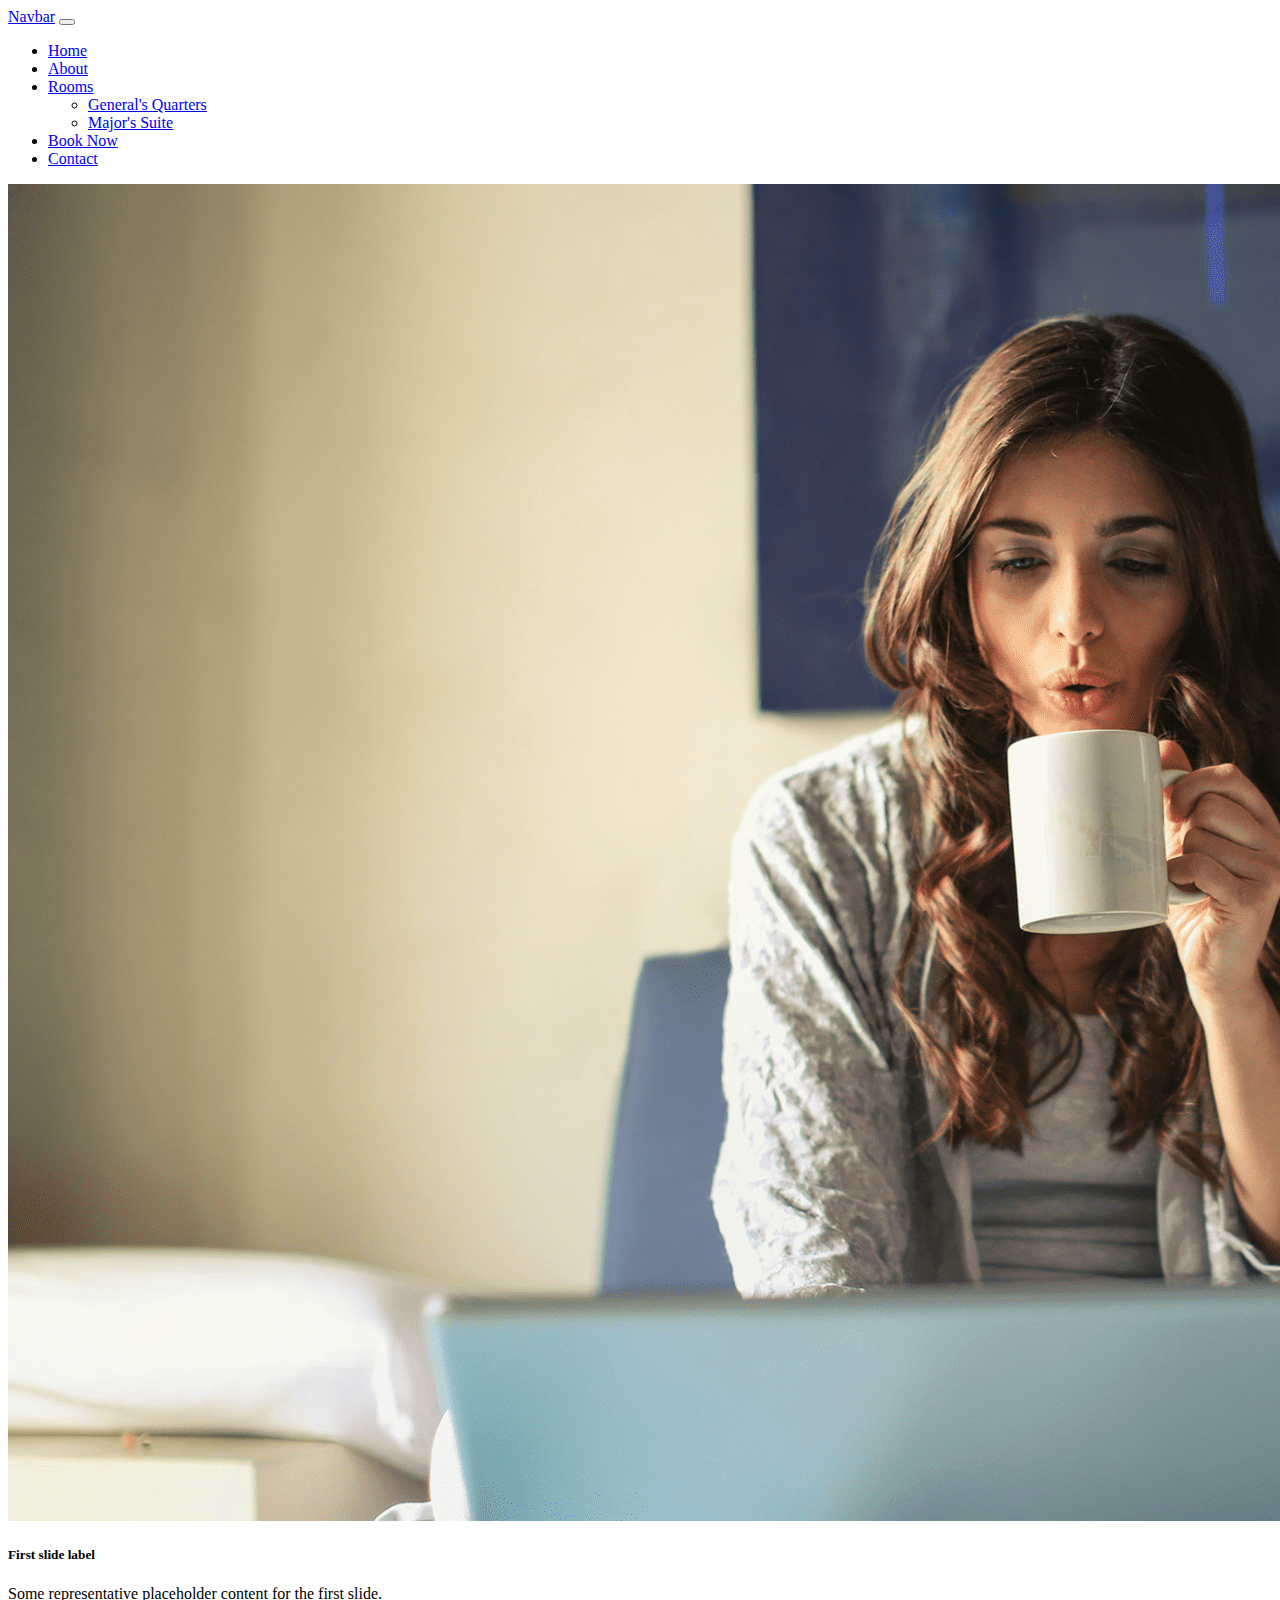
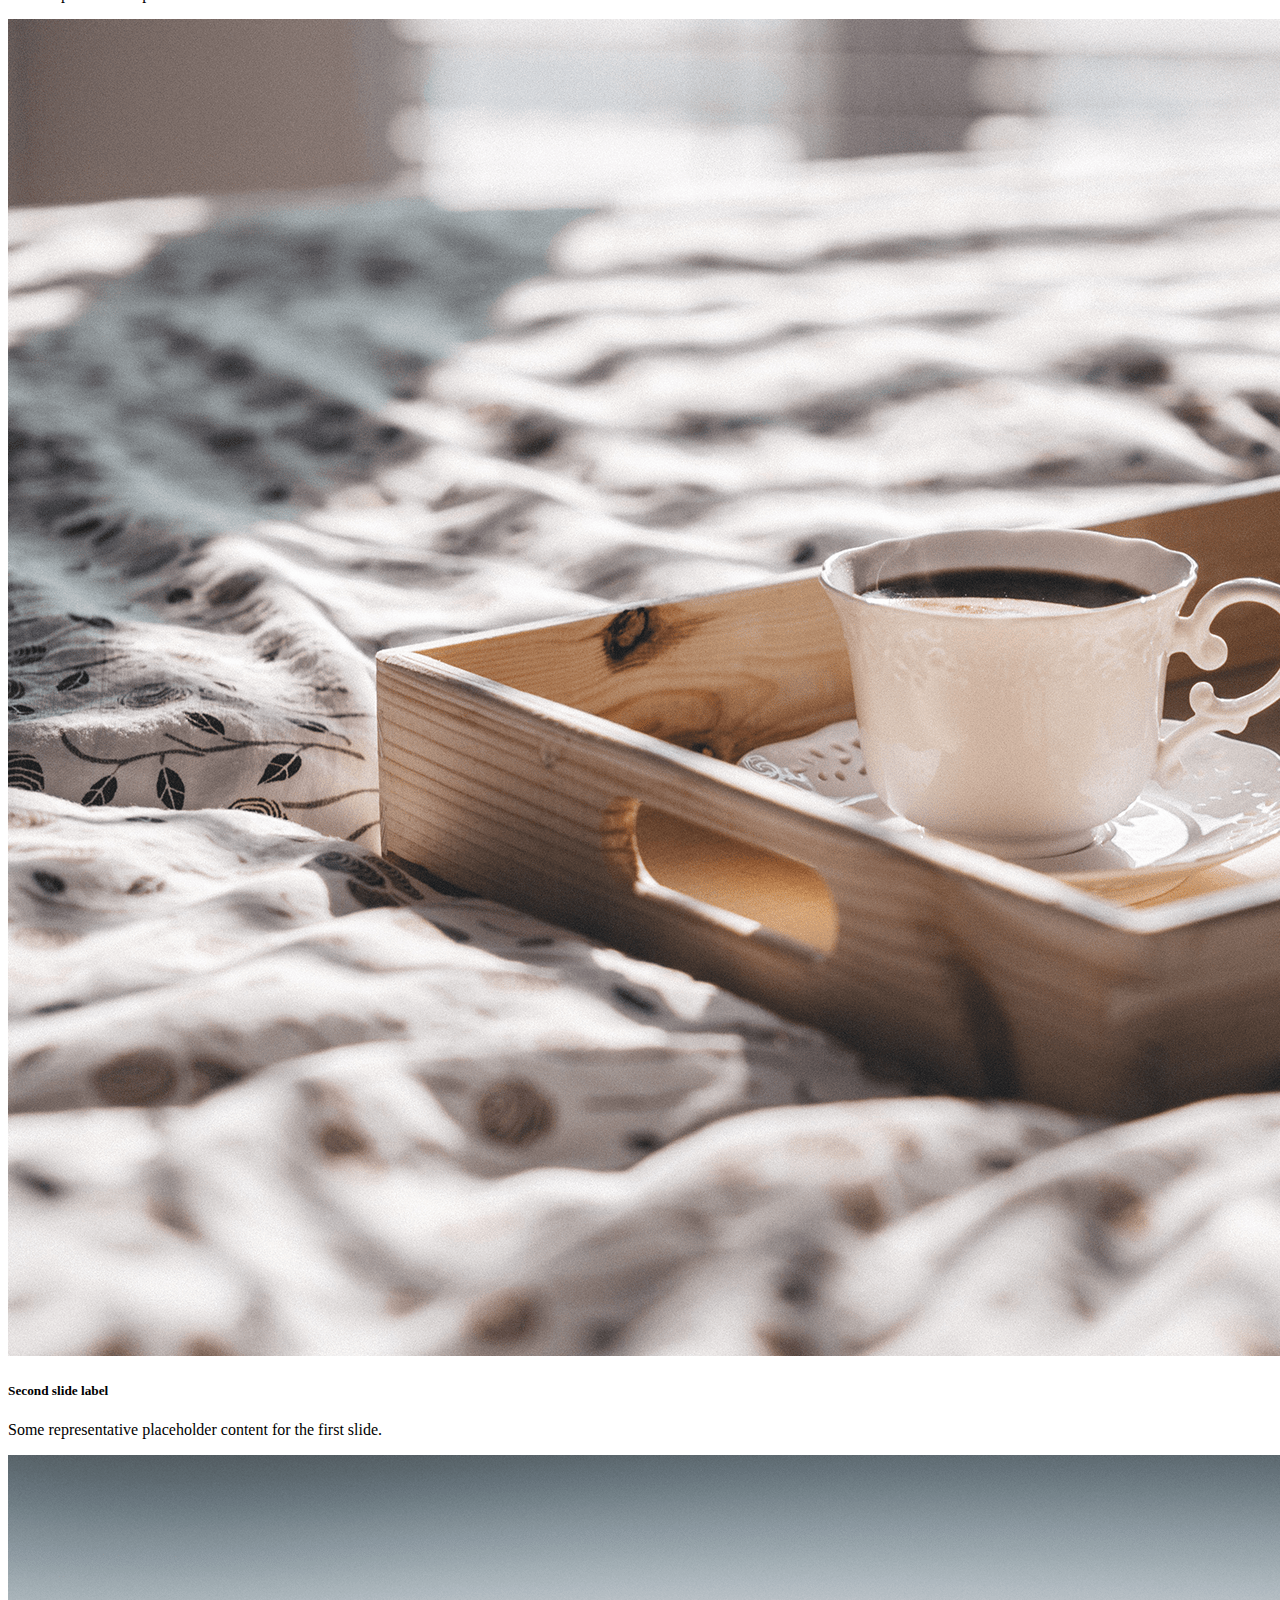
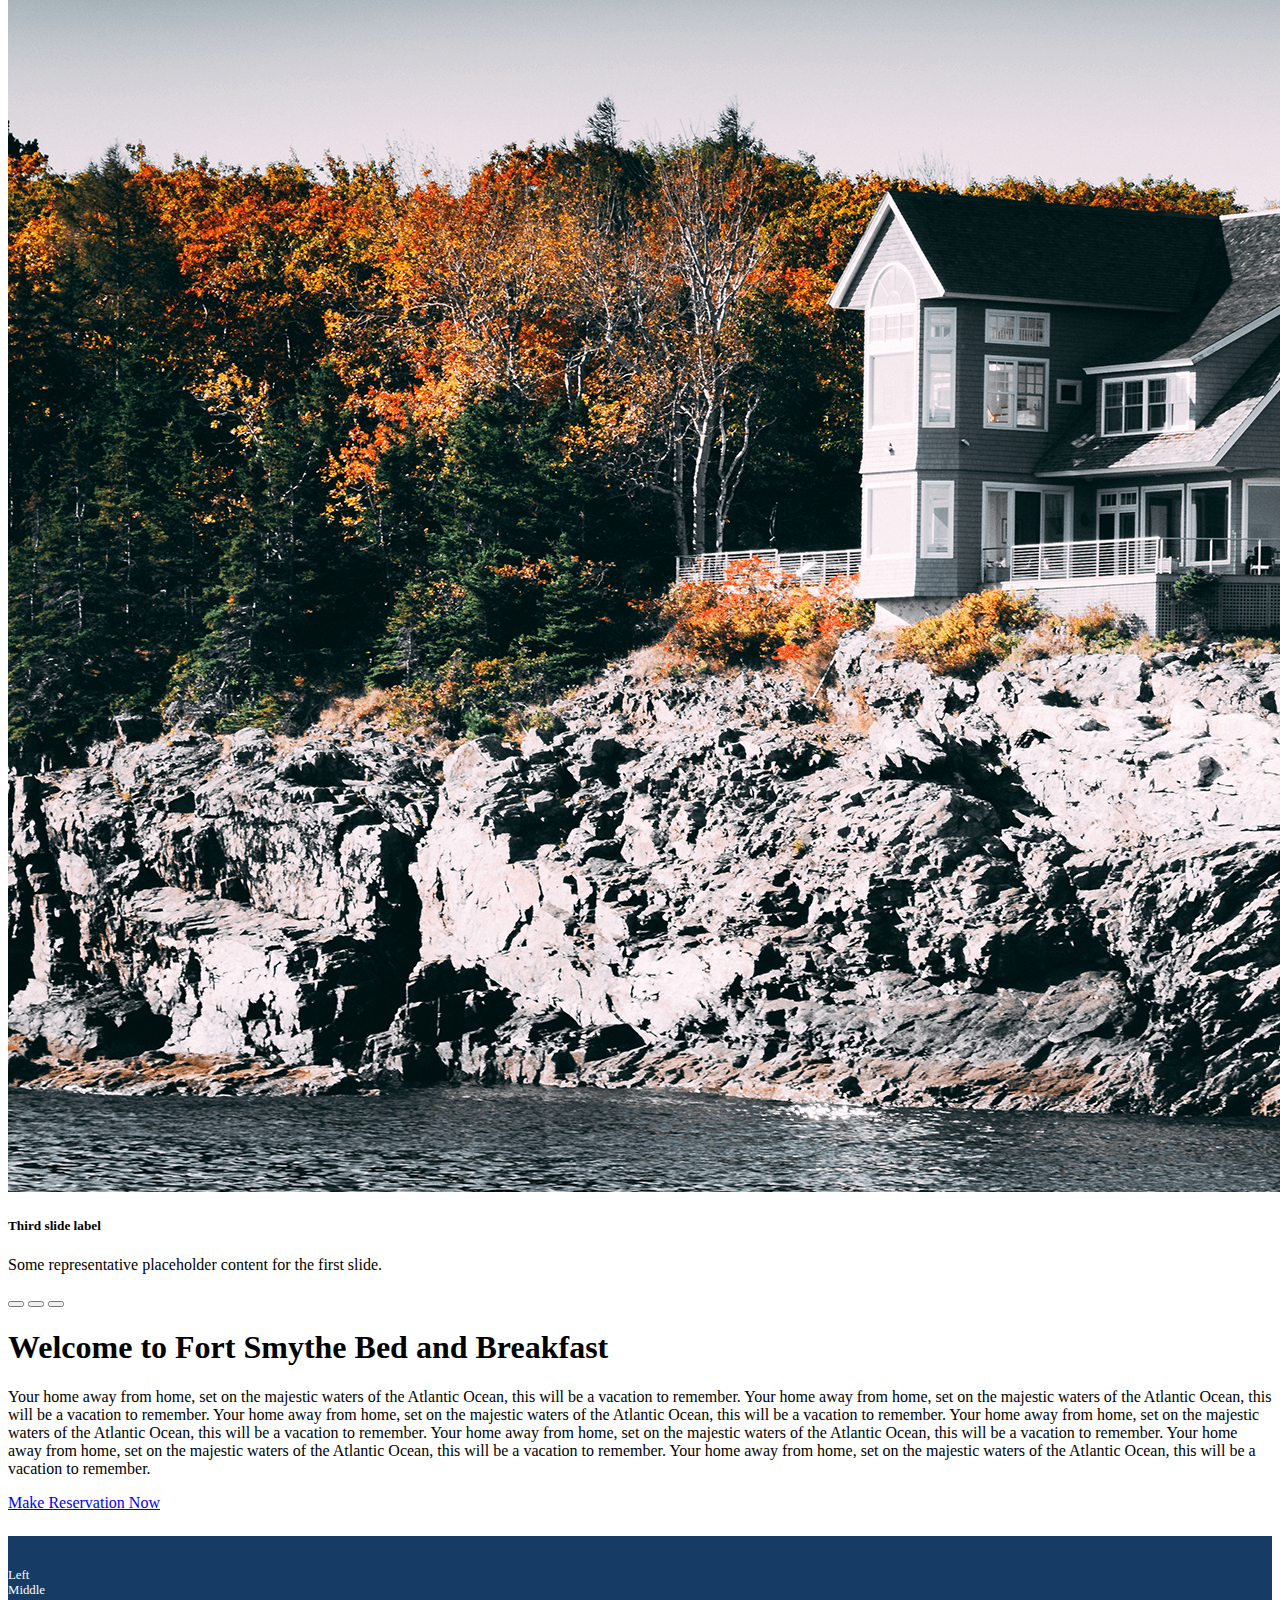
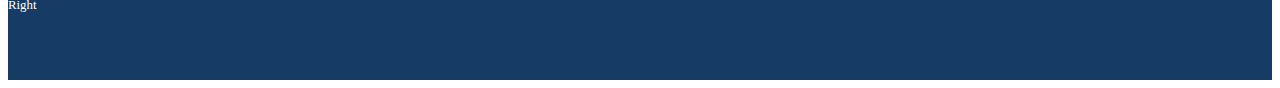
<file: html-sources/index.html>
<!doctype html>
<html lang="en">
<html>
<head>
    <meta charset="utf-8">
    <meta name="viewport" content="width=device-width, initial-scale=1">
	<link href="https://cdn.jsdelivr.net/npm/bootstrap@5.3.0/dist/css/bootstrap.min.css" rel="stylesheet" integrity="sha384-9ndCyUaIbzAi2FUVXJi0CjmCapSmO7SnpJef0486qhLnuZ2cdeRhO02iuK6FUUVM" crossorigin="anonymous">
	<link rel="stylesheet" type="text/css" href="./static/css/styles.css">
	<title>My Nice Page</title>	
</head>
<body>


	<nav class="navbar navbar-expand-lg bg-body-tertiary" data-bs-theme="dark">
		

	  <div class="container-fluid">
	    <a class="navbar-brand" href="#">Navbar</a>
	    <button class="navbar-toggler" type="button" data-bs-toggle="collapse" data-bs-target="#navbarSupportedContent" aria-controls="navbarSupportedContent" aria-expanded="false" aria-label="Toggle navigation">
	      <span class="navbar-toggler-icon"></span>
	    </button>
	    <div class="collapse navbar-collapse" id="navbarSupportedContent">
	      <ul class="navbar-nav me-auto mb-2 mb-lg-0">
	        <li class="nav-item">
	          <a class="nav-link active" aria-current="page" href="index.html">Home</a>
	        </li>
	        <li class="nav-item">
	          <a class="nav-link" href="about.html">About</a>
	        </li>
	        <li class="nav-item dropdown">
	          <a class="nav-link dropdown-toggle" href="#" role="button" data-bs-toggle="dropdown" aria-expanded="false">
	            Rooms
	          </a>
	          <ul class="dropdown-menu">
	            <li><a class="dropdown-item" href="generals.html">General's Quarters</a></li>
	            <li><a class="dropdown-item" href="mayors.html">Major's Suite</a></li>
	            </li>
	          </ul>
	        </li>
	        <li class="nav-item">
	          <a href="reservation.html" class="nav-link">Book Now</a>
	        </li>
	            <li class="nav-item">
	          <a href="contact.html" class="nav-link">Contact</a>
	        </li>
	      </ul>
	      
	    </div>
	  </div>
	</nav>


<div id="carouselExample" class="carousel slide carousel-fade" data-bs-ride="true">
		  <div class="carousel-inner">
		    <div class="carousel-item active">
		      <img src="./static/images/woman-laptop.png" class="d-block w-100" alt="woman and laptop">
		      <div class="carousel-caption d-none d-md-block">
		        <h5>First slide label</h5>
		        <p>Some representative placeholder content for the first slide.</p>
		      </div>

		    </div>
		    <div class="carousel-item">
		      <img src="./static/images/tray.png" class="d-block w-100" alt="Tray with coffee">
		      <div class="carousel-caption d-none d-md-block">
		        <h5>Second slide label</h5>
		        <p>Some representative placeholder content for the first slide.</p>
		      </div>
		    </div>
		    <div class="carousel-item">
		      <img src="./static/images/outside.png" class="d-block w-100" alt="Outside">
		      <div class="carousel-caption d-none d-md-block">
		        <h5>Third slide label</h5>
		        <p>Some representative placeholder content for the first slide.</p>
		      </div>
		    </div>
		  </div>

<!-- 		  <button class="carousel-control-prev" type="button" data-bs-target="#carouselExample" data-bs-slide="prev">
		    <span class="carousel-control-prev-icon" aria-hidden="true"></span>
		    <span class="visually-hidden">Previous</span>
		  </button>
		  <button class="carousel-control-next" type="button" data-bs-target="#carouselExample" data-bs-slide="next">
		    <span class="carousel-control-next-icon" aria-hidden="true"></span>
		    <span class="visually-hidden">Next</span>
		  </button>

 -->
	    <div class="carousel-indicators">
		    <button type="button" data-bs-target="#carouselExample" data-bs-slide-to="0" class="active" aria-current="true" aria-label="Slide 1"></button>
		    <button type="button" data-bs-target="#carouselExample" data-bs-slide-to="1" aria-label="Slide 2"></button>
		    <button type="button" data-bs-target="#carouselExample" data-bs-slide-to="2" aria-label="Slide 3"></button>
	  </div>


		</div>




	<div class="container">


		<div class="row">
			<div class="col">
				<h1 class="text-center mt-4">Welcome to Fort Smythe Bed and Breakfast</h1>
				<p>
					Your home away from home, set on the majestic waters of the Atlantic Ocean, this will be a vacation to remember.
					Your home away from home, set on the majestic waters of the Atlantic Ocean, this will be a vacation to remember.
					Your home away from home, set on the majestic waters of the Atlantic Ocean, this will be a vacation to remember.
					Your home away from home, set on the majestic waters of the Atlantic Ocean, this will be a vacation to remember.
					Your home away from home, set on the majestic waters of the Atlantic Ocean, this will be a vacation to remember.
					Your home away from home, set on the majestic waters of the Atlantic Ocean, this will be a vacation to remember.
					Your home away from home, set on the majestic waters of the Atlantic Ocean, this will be a vacation to remember.
				</p>	
			</div>			
		</div>

		<div class="row">
			<div class="col text-center">				
				<a class="btn btn-success" href="/make-reservation">Make Reservation Now</a>
			</div>
			
		</div>

		
		
	</div>

	<footer class="row my-footer">
		<div class="col">
			Left
		</div>
		<div class="col">
			Middle
		</div>
		<div class="col">
			Right
		</div>
	</footer>



	 <script src="https://cdn.jsdelivr.net/npm/bootstrap@5.3.0/dist/js/bootstrap.bundle.min.js" integrity="sha384-geWF76RCwLtnZ8qwWowPQNguL3RmwHVBC9FhGdlKrxdiJJigb/j/68SIy3Te4Bkz" crossorigin="anonymous"></script>
</body>
</html>
</file>
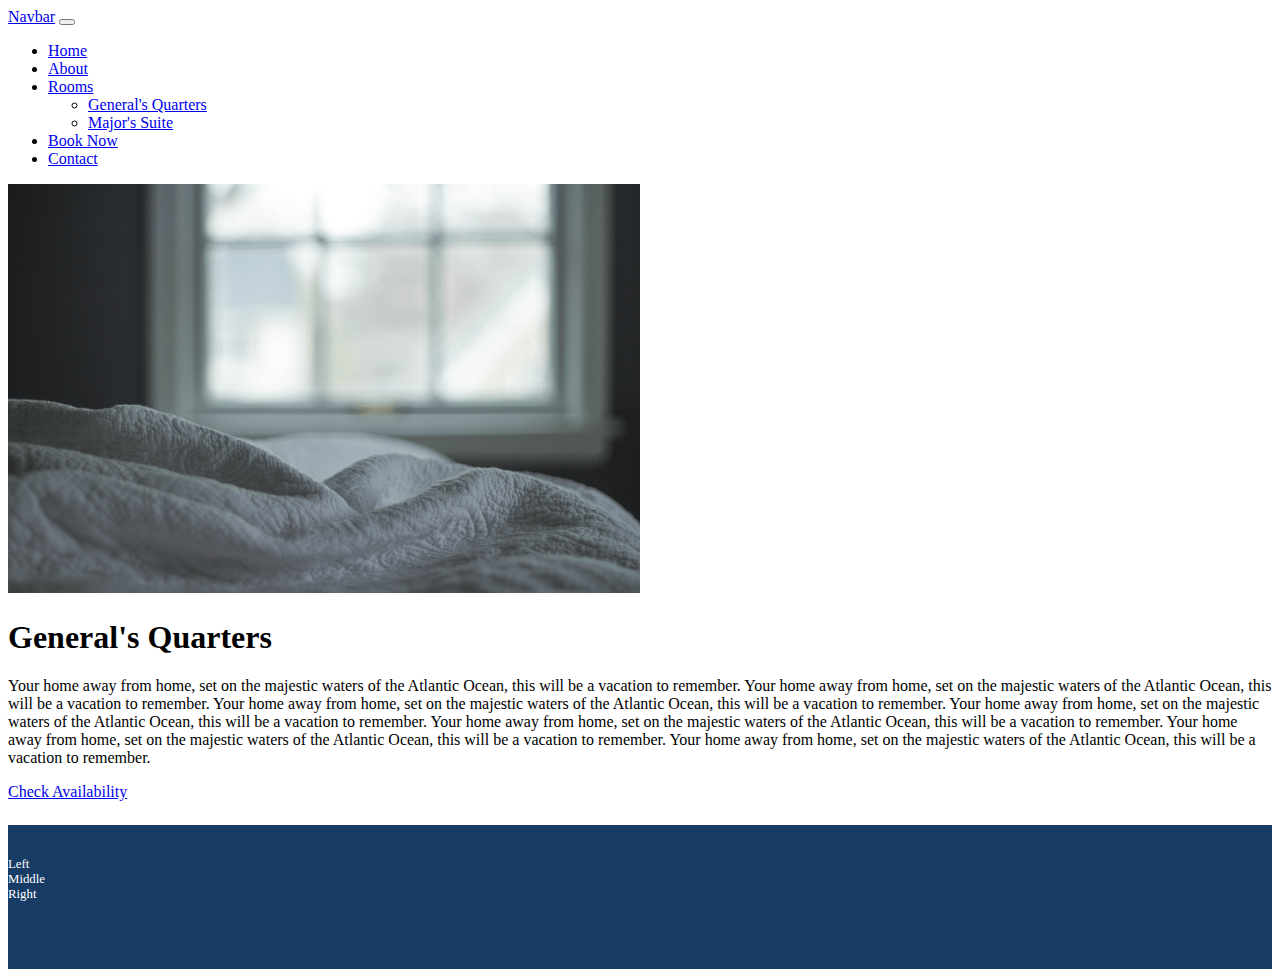
<file: html-sources/generals.html>
<!doctype html>
<html lang="en">
<html>
<head>
    <meta charset="utf-8">
    <meta name="viewport" content="width=device-width, initial-scale=1">
	<link href="https://cdn.jsdelivr.net/npm/bootstrap@5.3.0/dist/css/bootstrap.min.css" rel="stylesheet" integrity="sha384-9ndCyUaIbzAi2FUVXJi0CjmCapSmO7SnpJef0486qhLnuZ2cdeRhO02iuK6FUUVM" crossorigin="anonymous">
	<link rel="stylesheet" type="text/css" href="./static/css/styles.css">
	<title>My Nice Page</title>
	
</head>
<body>


	<nav class="navbar navbar-expand-lg bg-body-tertiary" data-bs-theme="dark">
		

	  <div class="container-fluid">
	    <a class="navbar-brand" href="#">Navbar</a>
	    <button class="navbar-toggler" type="button" data-bs-toggle="collapse" data-bs-target="#navbarSupportedContent" aria-controls="navbarSupportedContent" aria-expanded="false" aria-label="Toggle navigation">
	      <span class="navbar-toggler-icon"></span>
	    </button>
	    <div class="collapse navbar-collapse" id="navbarSupportedContent">
	      <ul class="navbar-nav me-auto mb-2 mb-lg-0">
	        <li class="nav-item">
	          <a class="nav-link active" aria-current="page" href="index.html">Home</a>
	        </li>
	        <li class="nav-item">
	          <a class="nav-link" href="about.html">About</a>
	        </li>
	        <li class="nav-item dropdown">
	          <a class="nav-link dropdown-toggle" href="#" role="button" data-bs-toggle="dropdown" aria-expanded="false">
	            Rooms
	          </a>
	          <ul class="dropdown-menu">
	            <li><a class="dropdown-item" href="generals.html">General's Quarters</a></li>
	            <li><a class="dropdown-item" href="mayors.html">Major's Suite</a></li>
	            </li>
	          </ul>
	        </li>
	        <li class="nav-item">
	          <a href="reservation.html" class="nav-link">Book Now</a>
	        </li>
	            <li class="nav-item">
	          <a href="contact.html" class="nav-link">Contact</a>
	        </li>
	      </ul>
	      
	    </div>
	  </div>
	</nav>



	<div class="container">
		<div class="row">
			<div class="col">
				<img src="./static/images/generals-quarters.png" class="img-fluid img-thumbnail mx-auto d-block room-image" alt="room image">	
			</div>			
		</div>


		<div class="row">
			<div class="col">
				<h1 class="text-center mt-4">General's Quarters</h1>
				<p>
					Your home away from home, set on the majestic waters of the Atlantic Ocean, this will be a vacation to remember.
					Your home away from home, set on the majestic waters of the Atlantic Ocean, this will be a vacation to remember.
					Your home away from home, set on the majestic waters of the Atlantic Ocean, this will be a vacation to remember.
					Your home away from home, set on the majestic waters of the Atlantic Ocean, this will be a vacation to remember.
					Your home away from home, set on the majestic waters of the Atlantic Ocean, this will be a vacation to remember.
					Your home away from home, set on the majestic waters of the Atlantic Ocean, this will be a vacation to remember.
					Your home away from home, set on the majestic waters of the Atlantic Ocean, this will be a vacation to remember.
				</p>	
			</div>			
		</div>

		<div class="row">
			<div class="col text-center">				
				<a class="btn btn-success" href="/make-reservation-gq">Check Availability</a>
			</div>
			
		</div>

		
		
	</div>

	<footer class="row my-footer">
		<div class="col">
			Left
		</div>
		<div class="col">
			Middle
		</div>
		<div class="col">
			Right
		</div>
	</footer>



	 <script src="https://cdn.jsdelivr.net/npm/bootstrap@5.3.0/dist/js/bootstrap.bundle.min.js" integrity="sha384-geWF76RCwLtnZ8qwWowPQNguL3RmwHVBC9FhGdlKrxdiJJigb/j/68SIy3Te4Bkz" crossorigin="anonymous"></script>
</body>
</html>
</file>
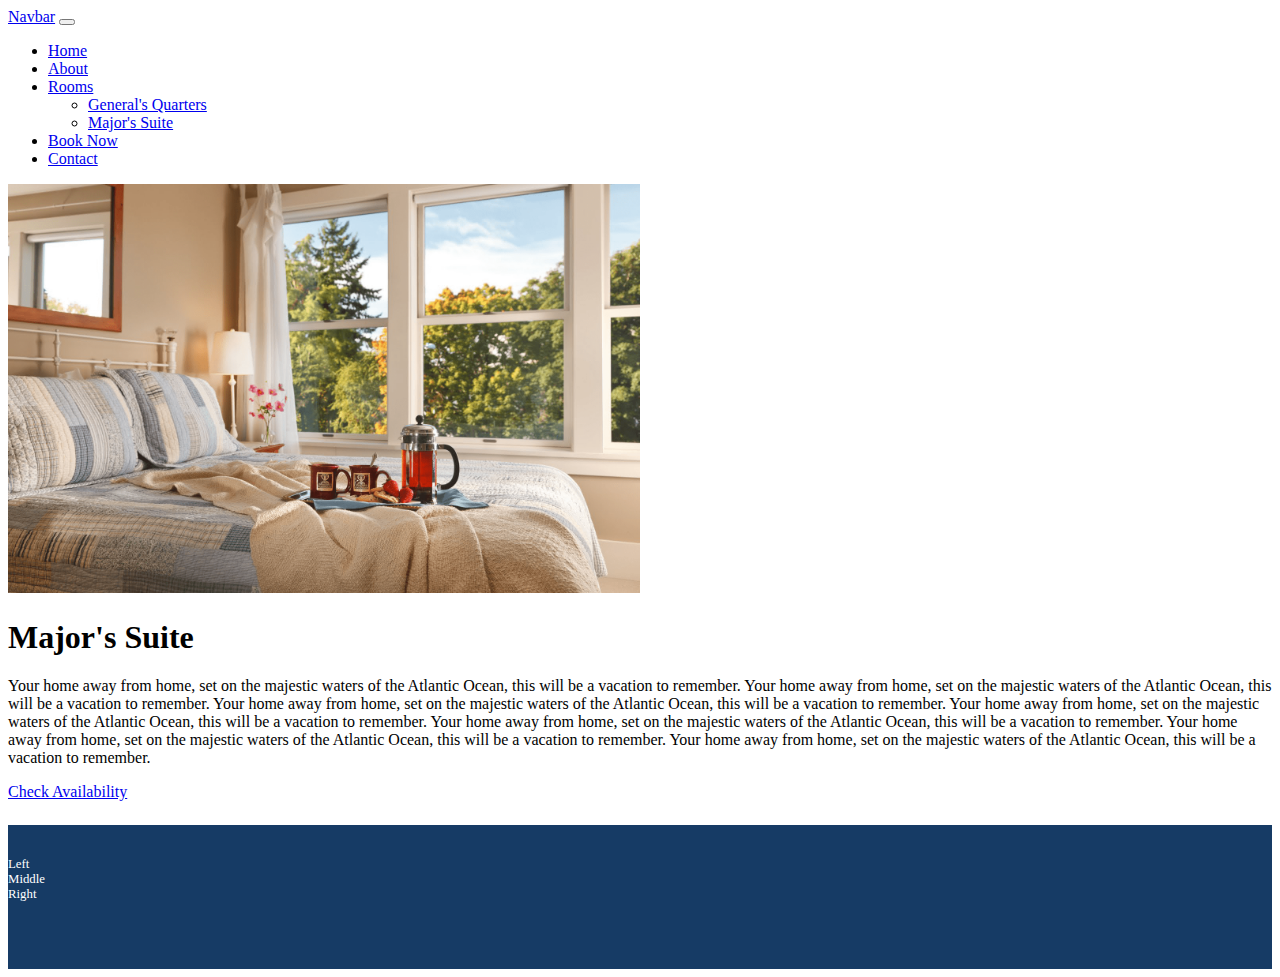
<file: html-sources/mayors.html>
<!doctype html>
<html lang="en">
<html>
<head>
    <meta charset="utf-8">
    <meta name="viewport" content="width=device-width, initial-scale=1">
	<link href="https://cdn.jsdelivr.net/npm/bootstrap@5.3.0/dist/css/bootstrap.min.css" rel="stylesheet" integrity="sha384-9ndCyUaIbzAi2FUVXJi0CjmCapSmO7SnpJef0486qhLnuZ2cdeRhO02iuK6FUUVM" crossorigin="anonymous">
	<link rel="stylesheet" type="text/css" href="./static/css/styles.css">
	<title>My Nice Page</title>
</head>
<body>


	<nav class="navbar navbar-expand-lg bg-body-tertiary" data-bs-theme="dark">
		

	  <div class="container-fluid">
	    <a class="navbar-brand" href="#">Navbar</a>
	    <button class="navbar-toggler" type="button" data-bs-toggle="collapse" data-bs-target="#navbarSupportedContent" aria-controls="navbarSupportedContent" aria-expanded="false" aria-label="Toggle navigation">
	      <span class="navbar-toggler-icon"></span>
	    </button>
	    <div class="collapse navbar-collapse" id="navbarSupportedContent">
	      <ul class="navbar-nav me-auto mb-2 mb-lg-0">
	        <li class="nav-item">
	          <a class="nav-link active" aria-current="page" href="index.html">Home</a>
	        </li>
	        <li class="nav-item">
	          <a class="nav-link" href="about.html">About</a>
	        </li>
	        <li class="nav-item dropdown">
	          <a class="nav-link dropdown-toggle" href="#" role="button" data-bs-toggle="dropdown" aria-expanded="false">
	            Rooms
	          </a>
	          <ul class="dropdown-menu">
	            <li><a class="dropdown-item" href="generals.html">General's Quarters</a></li>
	            <li><a class="dropdown-item" href="mayors.html">Major's Suite</a></li>
	            </li>
	          </ul>
	        </li>
	        <li class="nav-item">
	          <a href="reservation.html" class="nav-link">Book Now</a>
	        </li>
	            <li class="nav-item">
	          <a href="contact.html" class="nav-link">Contact</a>
	        </li>
	      </ul>
	      
	    </div>
	  </div>
	</nav>



	<div class="container">
		<div class="row">
			<div class="col">
				<img src="./static/images/marjors-suite.png" class="img-fluid img-thumbnail mx-auto d-block room-image" alt="room image">	
			</div>			
		</div>


		<div class="row">
			<div class="col">
				<h1 class="text-center mt-4">Major's Suite</h1>
				<p>
					Your home away from home, set on the majestic waters of the Atlantic Ocean, this will be a vacation to remember.
					Your home away from home, set on the majestic waters of the Atlantic Ocean, this will be a vacation to remember.
					Your home away from home, set on the majestic waters of the Atlantic Ocean, this will be a vacation to remember.
					Your home away from home, set on the majestic waters of the Atlantic Ocean, this will be a vacation to remember.
					Your home away from home, set on the majestic waters of the Atlantic Ocean, this will be a vacation to remember.
					Your home away from home, set on the majestic waters of the Atlantic Ocean, this will be a vacation to remember.
					Your home away from home, set on the majestic waters of the Atlantic Ocean, this will be a vacation to remember.
				</p>	
			</div>			
		</div>

		<div class="row">
			<div class="col text-center">				
				<a class="btn btn-success" href="/make-reservation-ms">Check Availability</a>
			</div>
			
		</div>

		
		
	</div>

	<footer class="row my-footer">
		<div class="col">
			Left
		</div>
		<div class="col">
			Middle
		</div>
		<div class="col">
			Right
		</div>
	</footer>



	 <script src="https://cdn.jsdelivr.net/npm/bootstrap@5.3.0/dist/js/bootstrap.bundle.min.js" integrity="sha384-geWF76RCwLtnZ8qwWowPQNguL3RmwHVBC9FhGdlKrxdiJJigb/j/68SIy3Te4Bkz" crossorigin="anonymous"></script>
</body>
</html>
</file>
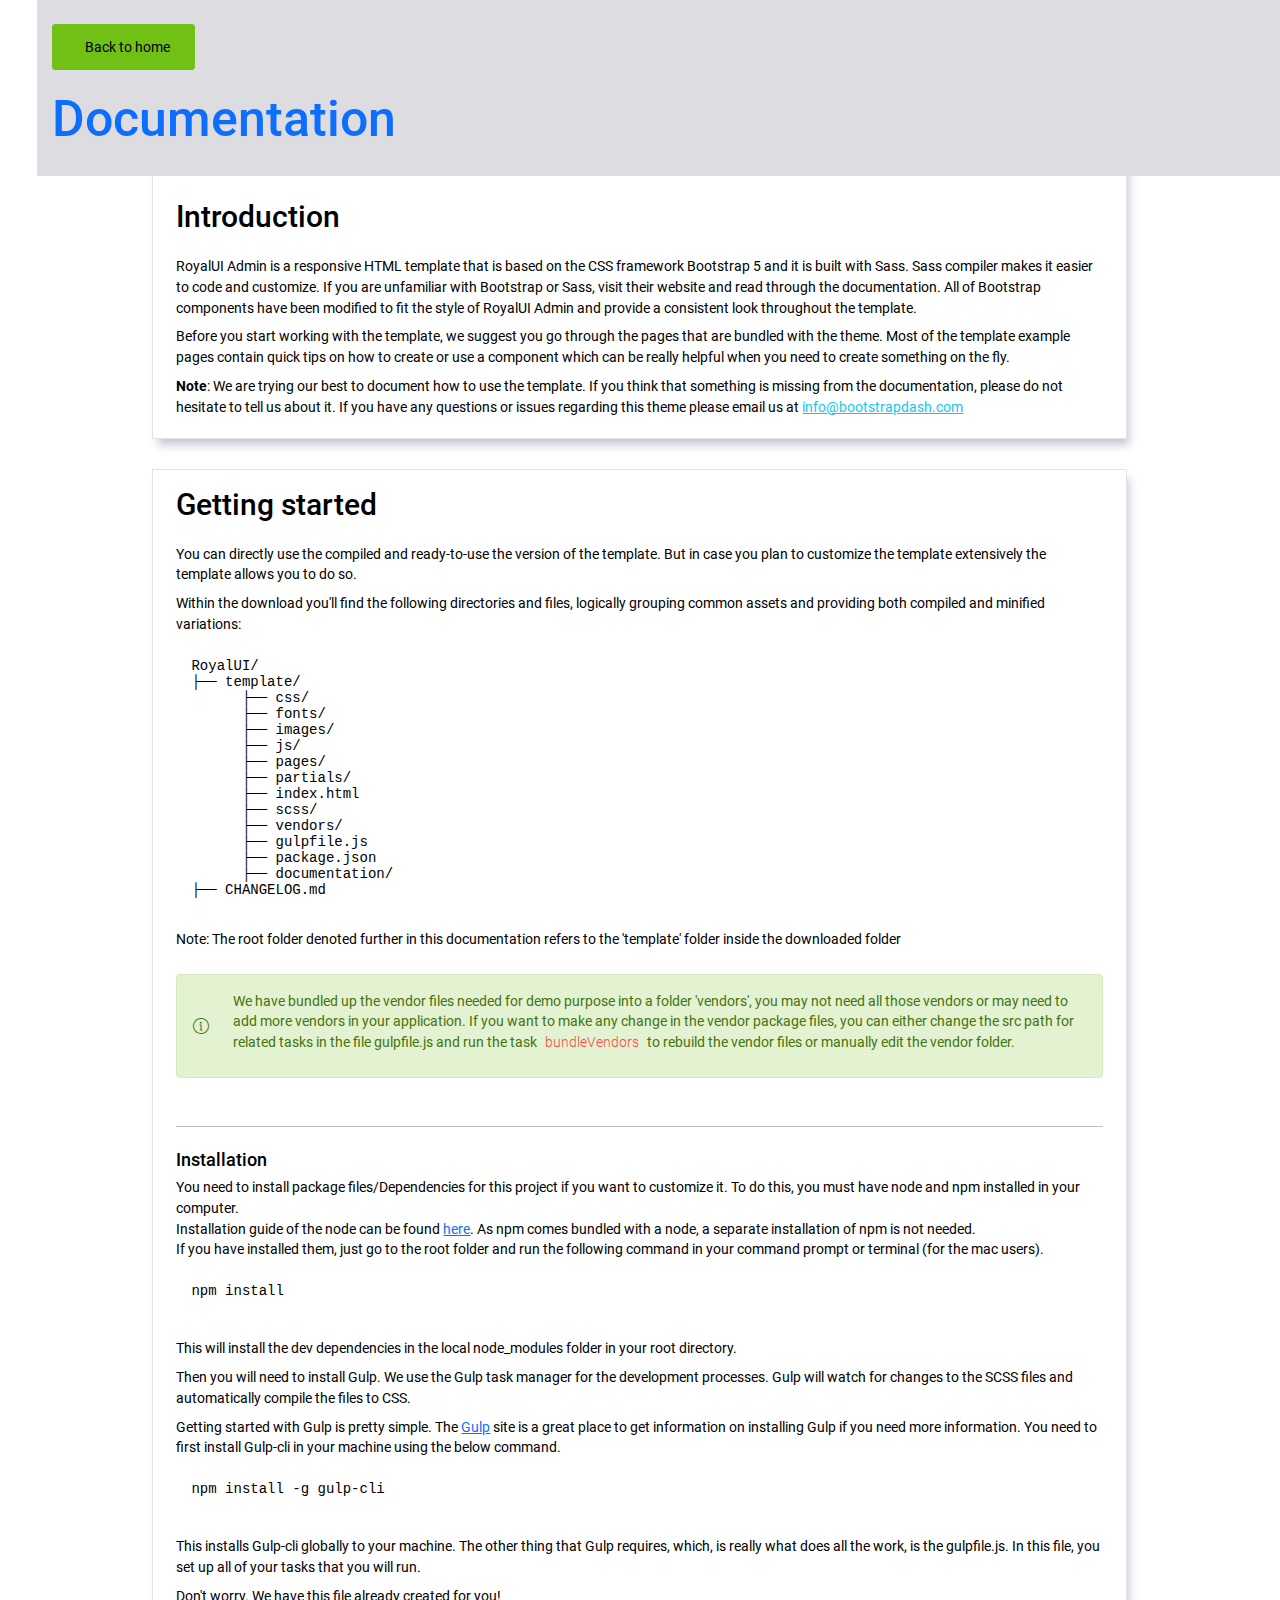
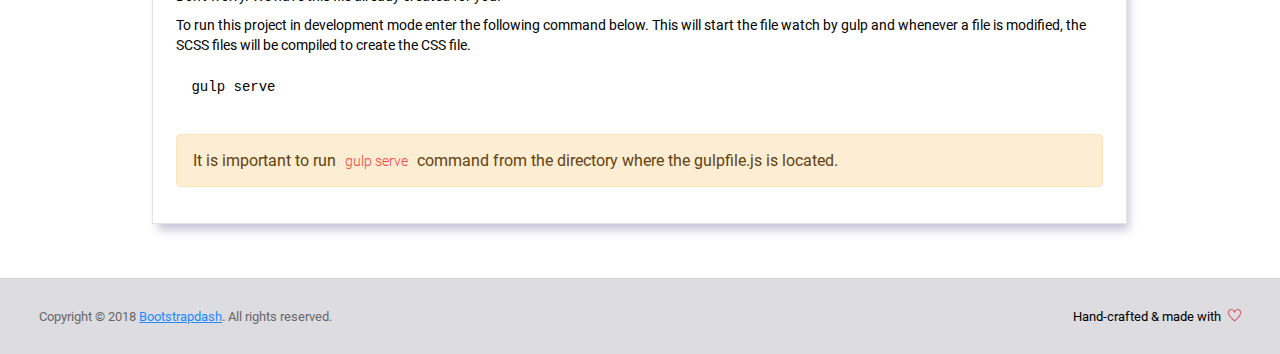
<file: static/admin/documentation/documentation.html>
<!DOCTYPE html>
<html lang="en">

<head>
  <!-- Required meta tags -->
  <meta charset="utf-8">
  <meta name="viewport" content="width=device-width, initial-scale=1, shrink-to-fit=no">
  <title>RoyalUI Admin Dashboard</title>
  <!-- plugins:css -->
  <link rel="stylesheet" href="../vendors/ti-icons/css/themify-icons.css">
  <link rel="stylesheet" href="../vendors/base/vendor.bundle.base.css">
  <!-- endinject -->
  <!-- plugin css for this page -->
  <!-- End plugin css for this page -->
  <!-- inject:css -->
  <link rel="stylesheet" href="../css/style.css">
  <!-- endinject -->
  <link rel="shortcut icon" href="../images/favicon.png" />
</head>

<body>
  <div class="container-scroller">
    <div class="container-fluid page-body-wrapper full-page-wrapper">
      <div class="main-panel w-100  documentation">
        <div class="content-wrapper">
          <div class="container-fluid">
            <div class="row">
              <div class="col-12 doc-header">
                <a class="btn btn-success" href="../index.html"><i class="mdi mdi-home me-2"></i>Back to home</a>
                <h1 class="text-primary mt-4">Documentation</h1>
              </div>
            </div>
            <div class="row doc-content">
              <div class="col-12 col-md-10 offset-md-1">
                <div class="col-12 grid-margin" id="doc-intro">
                    <div class="card">
                        <div class="card-body">
                            <h3 class="mb-4 mt-4">Introduction</h3>
                            <p>RoyalUI Admin is a responsive HTML template that is based on the CSS framework Bootstrap 5 and it is built with Sass. Sass compiler makes it easier to code and customize. If you are unfamiliar with Bootstrap or Sass, visit their
                                website and read through the documentation. All of Bootstrap components have been modified to fit the style of RoyalUI Admin and provide a consistent look throughout the template.</p>
                            <p>Before you start working with the template, we suggest you go through the pages that are bundled with the theme. Most of the template example pages contain quick tips on how to create or use a component which can
                                be really helpful when you need to create something on the fly.</p>
                            <p class="d-inline"><strong>Note</strong>: We are trying our best to document how to use the template. If you think that something is missing from the documentation, please do not hesitate to tell us about it. If you have any questions or issues regarding this theme please email us at <a class="d-inline text-info" href="mailto:info@bootstrapdash.com">info@bootstrapdash.com</a></p>
                        </div>
                    </div>
                </div>
                <div class="col-12 grid-margin" id="doc-started">
                    <div class="card">
                        <div class="card-body">
                            <h3 class="mb-4">Getting started</h3>
                            <p>You can directly use the compiled and ready-to-use the version of the template. But in case you plan to customize the template extensively the template allows you to do so.</p>
                            <p>Within the download you'll find the following directories and files, logically grouping common assets and providing both compiled and minified variations:</p>
                            <pre>
RoyalUI/
├── template/
      ├── css/
      ├── fonts/
      ├── images/
      ├── js/
      ├── pages/
      ├── partials/
      ├── index.html
      ├── scss/
      ├── vendors/
      ├── gulpfile.js
      ├── package.json                           
      ├── documentation/
├── CHANGELOG.md</pre>
                            <p class="mt-1">Note: The root folder denoted further in this documentation refers to the 'template' folder inside the downloaded folder</p>
                            <div class="alert alert-success mt-4 d-flex align-items-center" role="alert">
                              <i class="ti-info-alt me-4"></i>
                              <p>We have bundled up the vendor files needed for demo purpose into a folder 'vendors', you may not need all those vendors or may need to add more vendors in your application. If you want to make any change in the vendor package files, you can either change the src path for related tasks in the file gulpfile.js and run the task <code> bundleVendors </code> to rebuild the vendor files or manually edit the vendor folder.</p>
                            </div>
                            <hr class="mt-5">
                            <h4 class="mt-4">Installation</h4>
                            <p class="mb-0">
                              You need to install package files/Dependencies for this project if you want to customize it. To do this, you must have <span class="font-weight-bold">node and npm</span> installed in your computer.
                            </p>
                            <p class="mb-0">Installation guide of the node can be found <a href="https://nodejs.org/en/">here</a>. As npm comes bundled with a node, a separate installation of npm is not needed.</p>
                            <p>
                                If you have installed them, just go to the root folder and run the following command in your command prompt or terminal (for the mac users).
                            </p>
                            <pre class="shell-mode">
npm install</pre>
                            <p class="mt-4">
                              This will install the dev dependencies in the local <span class="font-weight-bold">node_modules</span> folder in your root directory.
                            </p>
                            <p class="mt-2">
                              Then you will need to install <span class="font-weight-bold">Gulp</span>. We use the Gulp task manager for the development processes. Gulp will watch for changes to the SCSS files and automatically compile the files to CSS.
                            </p>
                            <p>Getting started with Gulp is pretty simple. The <a href="https://gulpjs.com/" target="_blank">Gulp</a> site is a great place to get information on installing Gulp if you need more information. You need to first install Gulp-cli in your machine using the below command.</p>
                            <pre class="shell-mode">
npm install -g gulp-cli</pre>
                            <p class="mt-4">This installs Gulp-cli globally to your machine. The other thing that Gulp requires, which, is really what does all the work, is the gulpfile.js. In this file, you set up all of your tasks that you will run.</p>
                            <p>Don't worry. We have this file already created for you!</p>
                            <p>To run this project in development mode enter the following command below. This will start the file watch by gulp and whenever a file is modified, the SCSS files will be compiled to create the CSS file.</p>
<pre class="shell-mode">
gulp serve</pre>           
                            <div class="alert alert-warning mt-4" role="alert">
                              <i class="ti-info-alt-outline"></i>It is important to run <code>gulp serve</code> command from the directory where the gulpfile.js is located.
                            </div>
                        </div>
                    </div>
                </div>
              </div>
            </div>
          </div>
        </div>
        <!-- partial:../partials/_footer.html -->

        <footer class="footer">
          <div class="d-sm-flex justify-content-center justify-content-sm-between">
            <span class="text-muted text-center text-sm-left d-block d-sm-inline-block">Copyright © 2018 <a href="https://www.bootstrapdash.com/" target="_blank">Bootstrapdash</a>. All rights reserved.</span>
            <span class="float-none float-sm-right d-block mt-1 mt-sm-0 text-center">Hand-crafted & made with <i class="ti-heart text-danger ms-1"></i></span>
          </div>
        </footer>

        <!-- partial -->
      </div>
    </div>
  </div>
<!-- plugins:js -->
<script src="../vendors/base/vendor.bundle.base.js"></script>
<!-- endinject -->
<!-- inject:js -->
<script src="../js/off-canvas.js"></script>
<script src="../js/hoverable-collapse.js"></script>
<script src="../js/template.js"></script>
<script src="../js/todolist.js"></script>
<!-- endinject -->
<!-- Custom js for this page-->
<script src="../js/documentation.js"></script> 
<!-- End custom js for this page-->
</body>

</html>
</file>
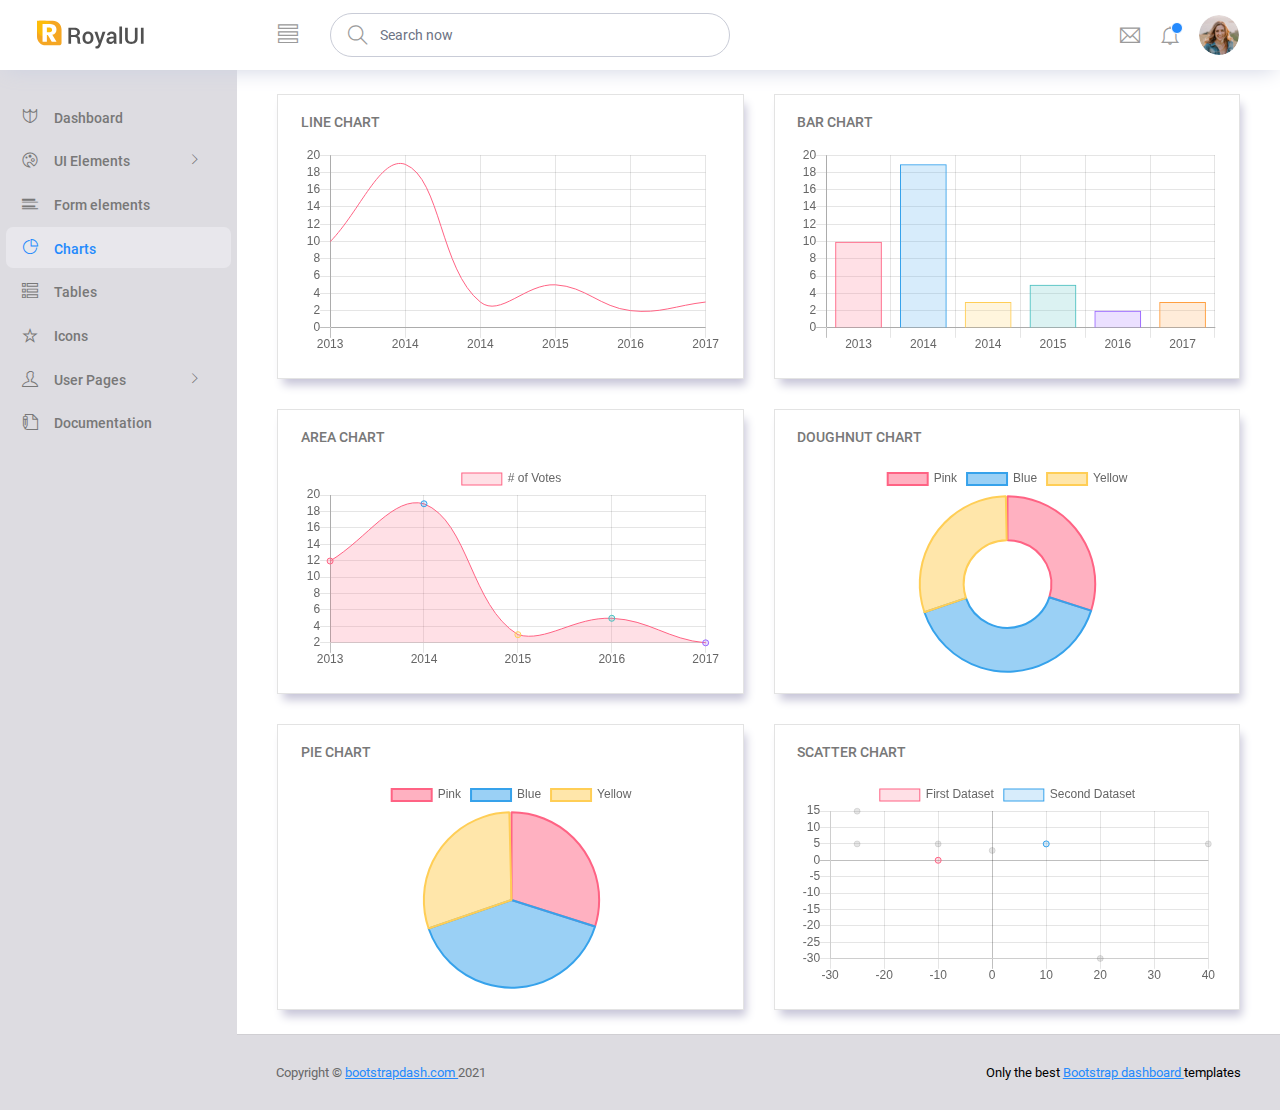
<file: static/admin/pages/charts/chartjs.html>
<!DOCTYPE html>
<html lang="en">

<head>
  <!-- Required meta tags -->
  <meta charset="utf-8">
  <meta name="viewport" content="width=device-width, initial-scale=1, shrink-to-fit=no">
  <title>RoyalUI Admin</title>
  <!-- plugins:css -->
  <link rel="stylesheet" href="../../vendors/ti-icons/css/themify-icons.css">
  <link rel="stylesheet" href="../../vendors/base/vendor.bundle.base.css">
  <!-- endinject -->
  <!-- inject:css -->
  <link rel="stylesheet" href="../../css/style.css">
  <!-- endinject -->
  <link rel="shortcut icon" href="../../images/favicon.png" />
</head>

<body>
  <div class="container-scroller">
    <!-- partial:../../partials/_navbar.html -->
    <nav class="navbar col-lg-12 col-12 p-0 fixed-top d-flex flex-row">
      <div class="text-center navbar-brand-wrapper d-flex align-items-center justify-content-center">
        <a class="navbar-brand brand-logo me-5" href="../../index.html"><img src="../../images/logo.svg" class="me-2" alt="logo"/></a>
        <a class="navbar-brand brand-logo-mini" href="../../index.html"><img src="../../images/logo-mini.svg" alt="logo"/></a>
      </div>
      <div class="navbar-menu-wrapper d-flex align-items-center justify-content-end">
        <button class="navbar-toggler navbar-toggler align-self-center" type="button" data-toggle="minimize">
          <span class="ti-view-list"></span>
        </button>
        <ul class="navbar-nav mr-lg-2">
          <li class="nav-item nav-search d-none d-lg-block">
            <div class="input-group">
              <div class="input-group-prepend hover-cursor" id="navbar-search-icon">
                <span class="input-group-text" id="search">
                  <i class="ti-search"></i>
                </span>
              </div>
              <input type="text" class="form-control" id="navbar-search-input" placeholder="Search now" aria-label="search" aria-describedby="search">
            </div>
          </li>
        </ul>
        <ul class="navbar-nav navbar-nav-right">
          <li class="nav-item dropdown me-1">
            <a class="nav-link count-indicator dropdown-toggle d-flex justify-content-center align-items-center" id="messageDropdown" href="#" data-bs-toggle="dropdown">
              <i class="ti-email mx-0"></i>
            </a>
            <div class="dropdown-menu dropdown-menu-right navbar-dropdown" aria-labelledby="messageDropdown">
              <p class="mb-0 font-weight-normal float-left dropdown-header">Messages</p>
              <a class="dropdown-item">
                <div class="item-thumbnail">
                    <img src="../../images/faces/face4.jpg" alt="image" class="profile-pic">
                </div>
                <div class="item-content flex-grow">
                  <h6 class="ellipsis font-weight-normal">David Grey
                  </h6>
                  <p class="font-weight-light small-text text-muted mb-0">
                    The meeting is cancelled
                  </p>
                </div>
              </a>
              <a class="dropdown-item">
                <div class="item-thumbnail">
                    <img src="../../images/faces/face2.jpg" alt="image" class="profile-pic">
                </div>
                <div class="item-content flex-grow">
                  <h6 class="ellipsis font-weight-normal">Tim Cook
                  </h6>
                  <p class="font-weight-light small-text text-muted mb-0">
                    New product launch
                  </p>
                </div>
              </a>
              <a class="dropdown-item">
                <div class="item-thumbnail">
                    <img src="../../images/faces/face3.jpg" alt="image" class="profile-pic">
                </div>
                <div class="item-content flex-grow">
                  <h6 class="ellipsis font-weight-normal"> Johnson
                  </h6>
                  <p class="font-weight-light small-text text-muted mb-0">
                    Upcoming board meeting
                  </p>
                </div>
              </a>
            </div>
          </li>
          <li class="nav-item dropdown">
            <a class="nav-link count-indicator dropdown-toggle" id="notificationDropdown" href="#" data-bs-toggle="dropdown">
              <i class="ti-bell mx-0"></i>
              <span class="count"></span>
            </a>
            <div class="dropdown-menu dropdown-menu-right navbar-dropdown" aria-labelledby="notificationDropdown">
              <p class="mb-0 font-weight-normal float-left dropdown-header">Notifications</p>
              <a class="dropdown-item">
                <div class="item-thumbnail">
                  <div class="item-icon bg-success">
                    <i class="ti-info-alt mx-0"></i>
                  </div>
                </div>
                <div class="item-content">
                  <h6 class="font-weight-normal">Application Error</h6>
                  <p class="font-weight-light small-text mb-0 text-muted">
                    Just now
                  </p>
                </div>
              </a>
              <a class="dropdown-item">
                <div class="item-thumbnail">
                  <div class="item-icon bg-warning">
                    <i class="ti-settings mx-0"></i>
                  </div>
                </div>
                <div class="item-content">
                  <h6 class="font-weight-normal">Settings</h6>
                  <p class="font-weight-light small-text mb-0 text-muted">
                    Private message
                  </p>
                </div>
              </a>
              <a class="dropdown-item">
                <div class="item-thumbnail">
                  <div class="item-icon bg-info">
                    <i class="ti-user mx-0"></i>
                  </div>
                </div>
                <div class="item-content">
                  <h6 class="font-weight-normal">New user registration</h6>
                  <p class="font-weight-light small-text mb-0 text-muted">
                    2 days ago
                  </p>
                </div>
              </a>
            </div>
          </li>
          <li class="nav-item nav-profile dropdown">
            <a class="nav-link dropdown-toggle" href="#" data-bs-toggle="dropdown" id="profileDropdown">
              <img src="../../images/faces/face28.jpg" alt="profile"/>
            </a>
            <div class="dropdown-menu dropdown-menu-right navbar-dropdown" aria-labelledby="profileDropdown">
              <a class="dropdown-item">
                <i class="ti-settings text-primary"></i>
                Settings
              </a>
              <a class="dropdown-item">
                <i class="ti-power-off text-primary"></i>
                Logout
              </a>
            </div>
          </li>
        </ul>
        <button class="navbar-toggler navbar-toggler-right d-lg-none align-self-center" type="button" data-toggle="offcanvas">
          <span class="ti-view-list"></span>
        </button>
      </div>
    </nav>
    <!-- partial -->
    <div class="container-fluid page-body-wrapper">
      <!-- partial:../../partials/_sidebar.html -->
      <nav class="sidebar sidebar-offcanvas" id="sidebar">
        <ul class="nav">
          <li class="nav-item">
            <a class="nav-link" href="../../index.html">
              <i class="ti-shield menu-icon"></i>
              <span class="menu-title">Dashboard</span>
            </a>
          </li>
          <li class="nav-item">
            <a class="nav-link" data-bs-toggle="collapse" href="#ui-basic" aria-expanded="false" aria-controls="ui-basic">
              <i class="ti-palette menu-icon"></i>
              <span class="menu-title">UI Elements</span>
              <i class="menu-arrow"></i>
            </a>
            <div class="collapse" id="ui-basic">
              <ul class="nav flex-column sub-menu">
                <li class="nav-item"> <a class="nav-link" href="../../pages/ui-features/buttons.html">Buttons</a></li>
                <li class="nav-item"> <a class="nav-link" href="../../pages/ui-features/typography.html">Typography</a></li>
              </ul>
            </div>
          </li>
          <li class="nav-item">
            <a class="nav-link" href="../../pages/forms/basic_elements.html">
              <i class="ti-layout-list-post menu-icon"></i>
              <span class="menu-title">Form elements</span>
            </a>
          </li>
          <li class="nav-item">
            <a class="nav-link" href="../../pages/charts/chartjs.html">
              <i class="ti-pie-chart menu-icon"></i>
              <span class="menu-title">Charts</span>
            </a>
          </li>
          <li class="nav-item">
            <a class="nav-link" href="../../pages/tables/basic-table.html">
              <i class="ti-view-list-alt menu-icon"></i>
              <span class="menu-title">Tables</span>
            </a>
          </li>
          <li class="nav-item">
            <a class="nav-link" href="../../pages/icons/themify.html">
              <i class="ti-star menu-icon"></i>
              <span class="menu-title">Icons</span>
            </a>
          </li>
          <li class="nav-item">
            <a class="nav-link" data-bs-toggle="collapse" href="#auth" aria-expanded="false" aria-controls="auth">
              <i class="ti-user menu-icon"></i>
              <span class="menu-title">User Pages</span>
              <i class="menu-arrow"></i>
            </a>
            <div class="collapse" id="auth">
              <ul class="nav flex-column sub-menu">
                <li class="nav-item"> <a class="nav-link" href="../../pages/samples/login.html"> Login </a></li>
                <li class="nav-item"> <a class="nav-link" href="../../pages/samples/login-2.html"> Login 2 </a></li>
                <li class="nav-item"> <a class="nav-link" href="../../pages/samples/register.html"> Register </a></li>
                <li class="nav-item"> <a class="nav-link" href="../../pages/samples/register-2.html"> Register 2 </a></li>
                <li class="nav-item"> <a class="nav-link" href="../../pages/samples/lock-screen.html"> Lockscreen </a></li>
              </ul>
            </div>
          </li>
          <li class="nav-item">
            <a class="nav-link" href="../../documentation/documentation.html">
              <i class="ti-write menu-icon"></i>
              <span class="menu-title">Documentation</span>
            </a>
          </li>
        </ul>
      </nav>
      <!-- partial -->
      <div class="main-panel">
        <div class="content-wrapper">
          <div class="row">
            <div class="col-lg-6 grid-margin stretch-card">
              <div class="card">
                <div class="card-body">
                  <h4 class="card-title">Line chart</h4>
                  <canvas id="lineChart"></canvas>
                </div>
              </div>
            </div>
            <div class="col-lg-6 grid-margin stretch-card">
              <div class="card">
                <div class="card-body">
                  <h4 class="card-title">Bar chart</h4>
                  <canvas id="barChart"></canvas>
                </div>
              </div>
            </div>
          </div>
          <div class="row">
            <div class="col-lg-6 grid-margin stretch-card">
              <div class="card">
                <div class="card-body">
                  <h4 class="card-title">Area chart</h4>
                  <canvas id="areaChart"></canvas>
                </div>
              </div>
            </div>
            <div class="col-lg-6 grid-margin stretch-card">
              <div class="card">
                <div class="card-body">
                  <h4 class="card-title">Doughnut chart</h4>
                  <canvas id="doughnutChart"></canvas>
                </div>
              </div>
            </div>
          </div>
          <div class="row">
            <div class="col-lg-6 grid-margin grid-margin-lg-0 stretch-card">
              <div class="card">
                <div class="card-body">
                  <h4 class="card-title">Pie chart</h4>
                  <canvas id="pieChart"></canvas>
                </div>
              </div>
            </div>
            <div class="col-lg-6 grid-margin grid-margin-lg-0 stretch-card">
              <div class="card">
                <div class="card-body">
                  <h4 class="card-title">Scatter chart</h4>
                  <canvas id="scatterChart"></canvas>
                </div>
              </div>
            </div>
          </div>
        </div>
        <!-- content-wrapper ends -->
        <!-- partial:../../partials/_footer.html -->
        <footer class="footer">
          <div class="d-sm-flex justify-content-center justify-content-sm-between">
            <span class="text-muted text-center text-sm-left d-block d-sm-inline-block">Copyright © <a href="https://www.bootstrapdash.com/" target="_blank">bootstrapdash.com </a>2021</span>
            <span class="float-none float-sm-right d-block mt-1 mt-sm-0 text-center">Only the best <a href="https://www.bootstrapdash.com/" target="_blank"> Bootstrap dashboard </a> templates</span>
          </div>
        </footer>
        <!-- partial -->
      </div>
      <!-- main-panel ends -->
    </div>
    <!-- page-body-wrapper ends -->
  </div>
  <!-- container-scroller -->
  <!-- plugins:js -->
  <script src="../../vendors/base/vendor.bundle.base.js"></script>
  <!-- endinject -->
  <!-- Plugin js for this page-->
  <script src="../../vendors/chart.js/Chart.min.js"></script>
  <!-- End plugin js for this page-->
  <!-- inject:js -->
  <script src="../../js/off-canvas.js"></script>
  <script src="../../js/hoverable-collapse.js"></script>
  <script src="../../js/template.js"></script>
  <script src="../../js/todolist.js"></script>
  <!-- endinject -->
  <!-- Custom js for this page-->
  <script src="../../js/chart.js"></script>
  <!-- End custom js for this page-->
</body>

</html>
</file>
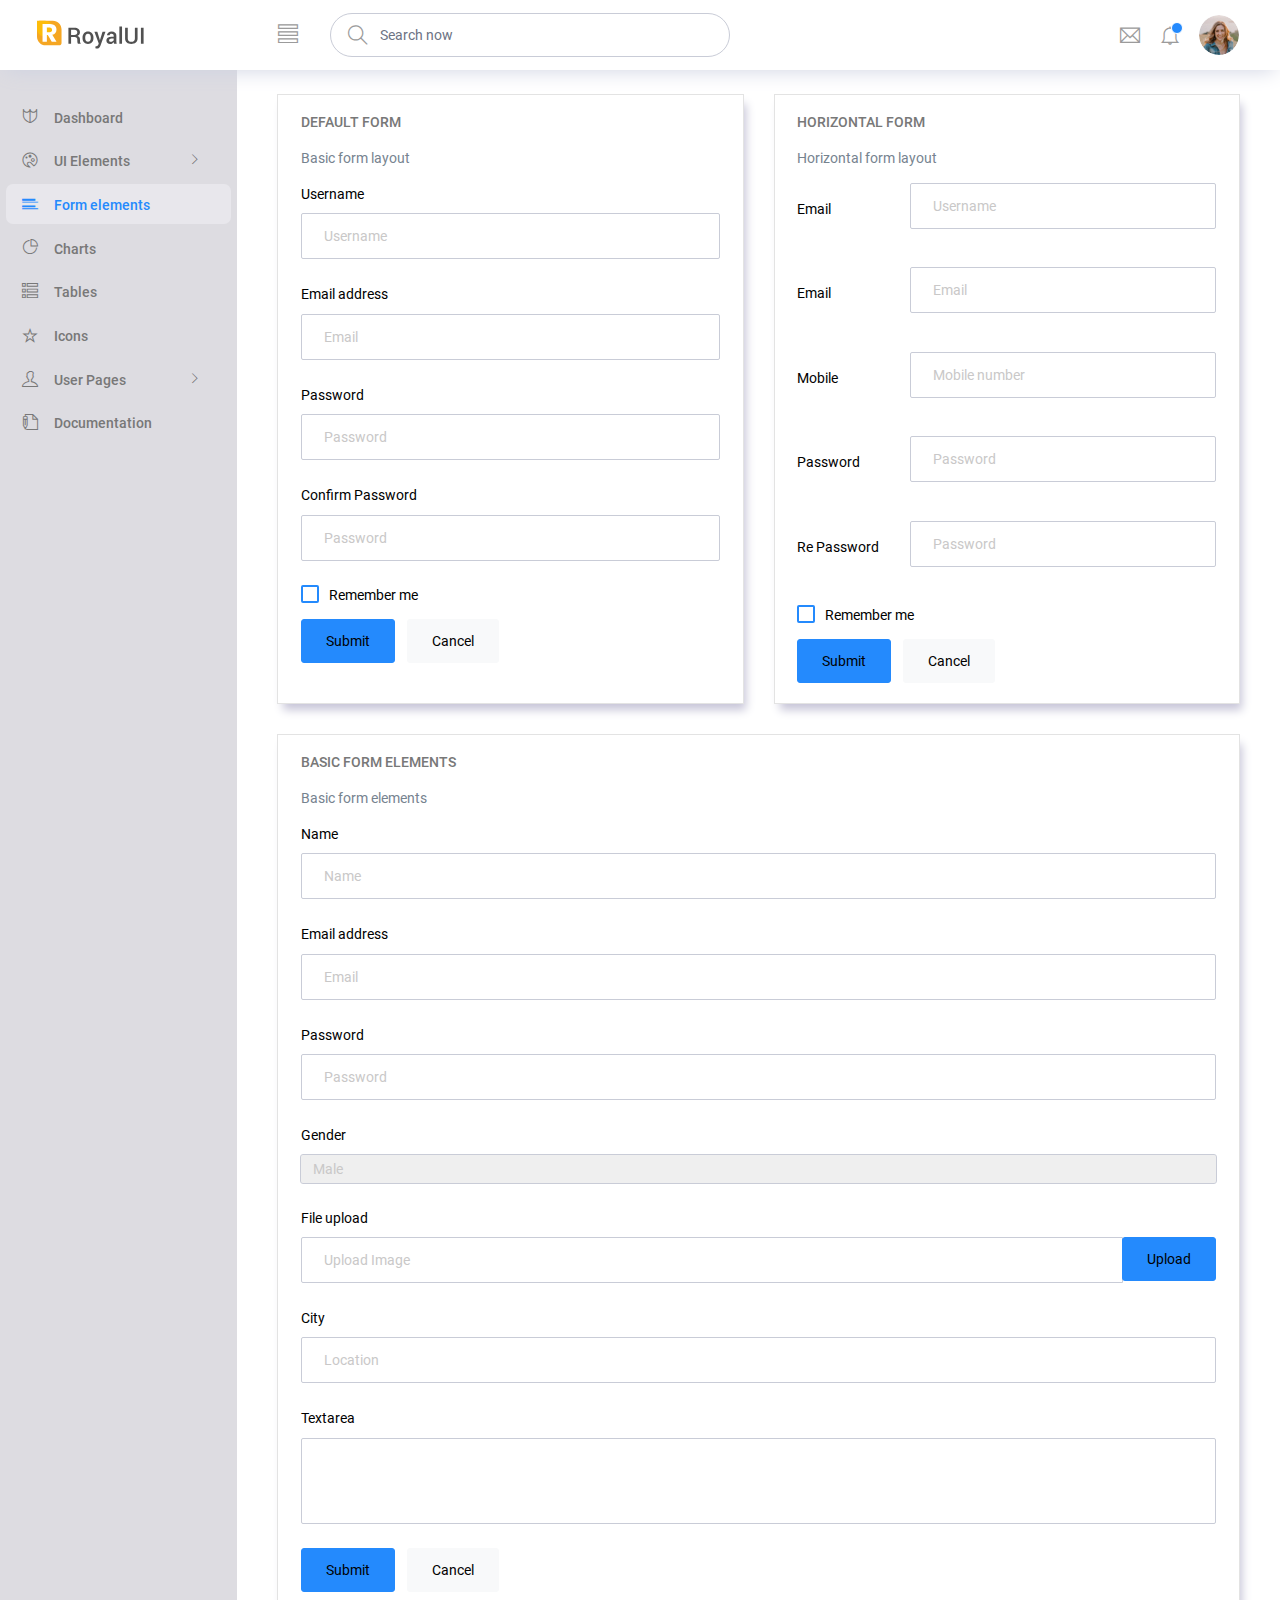
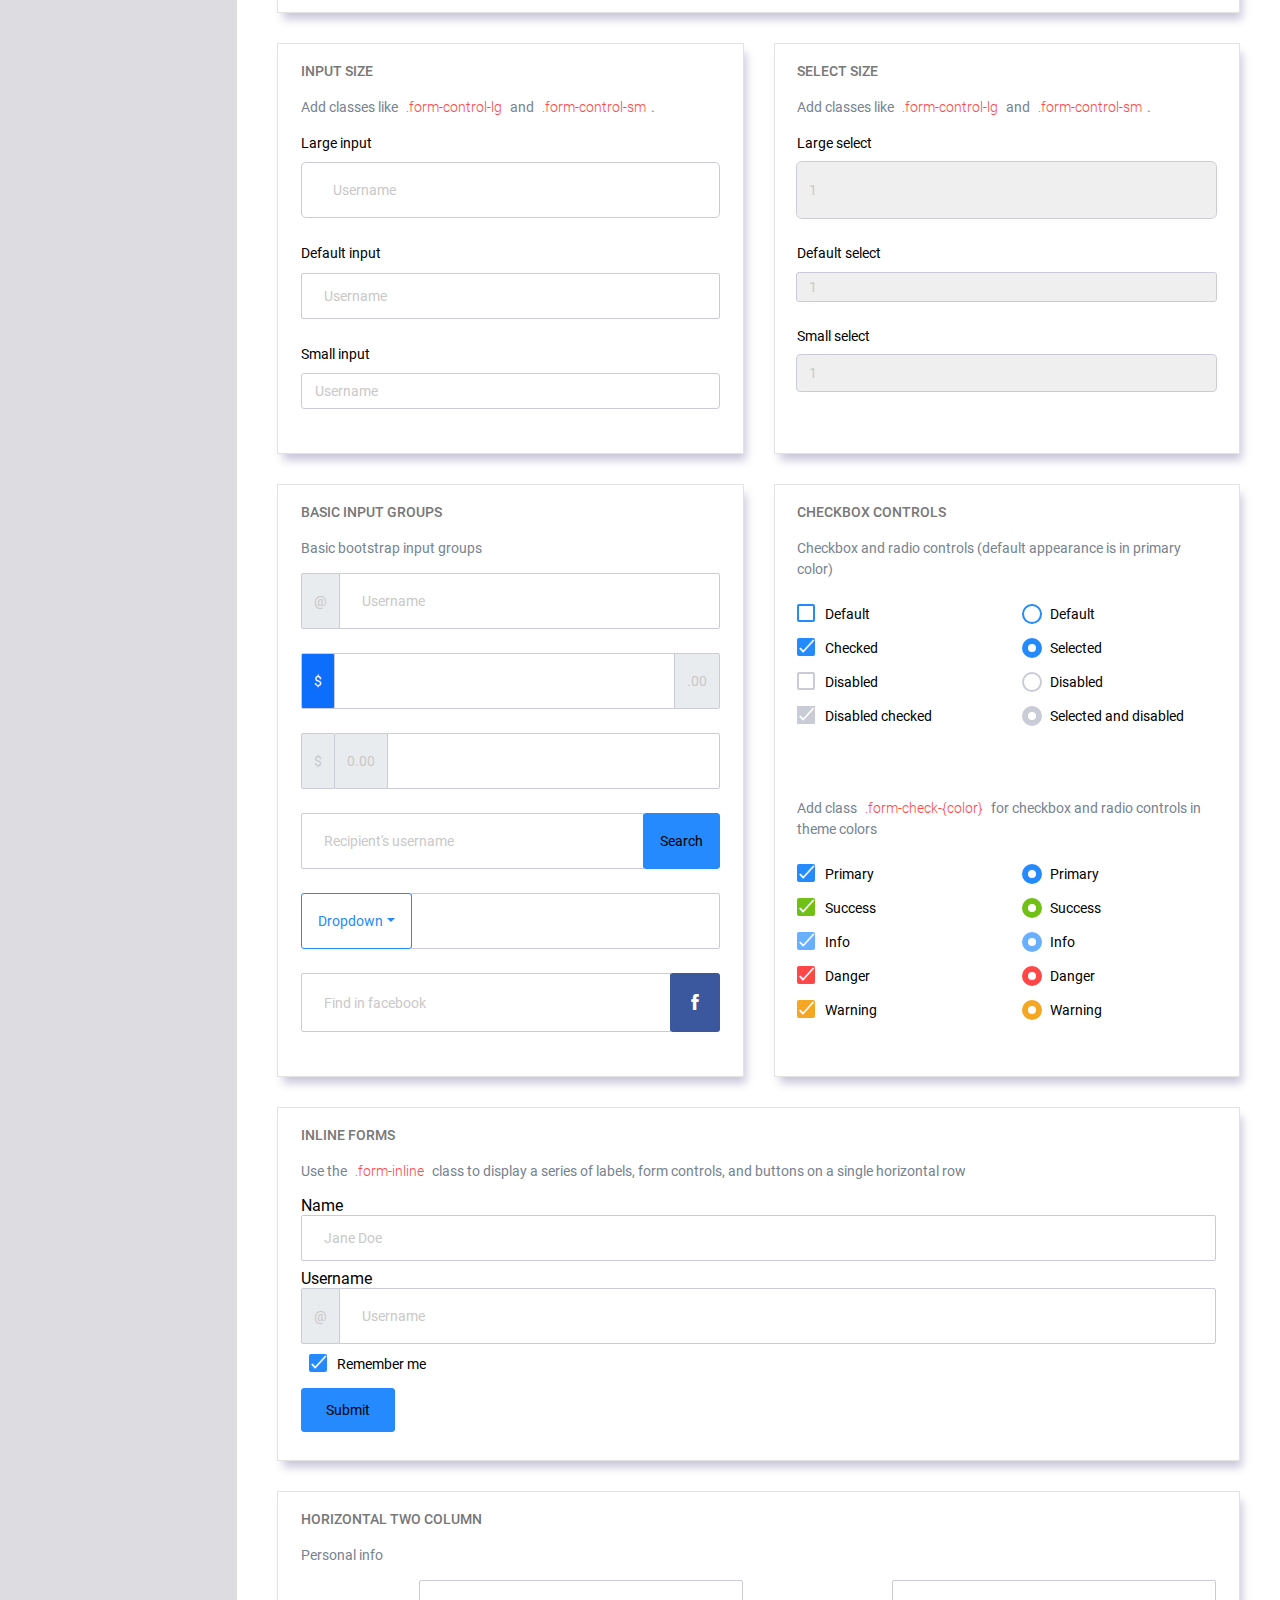
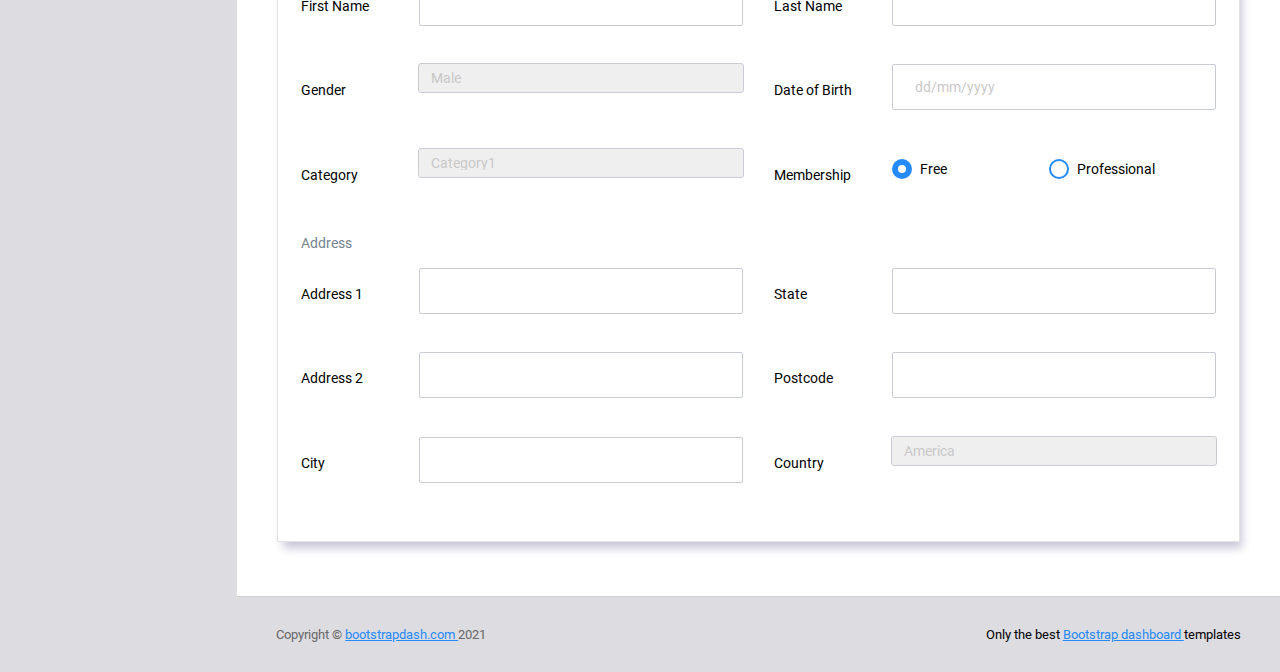
<file: static/admin/pages/forms/basic_elements.html>
<!DOCTYPE html>
<html lang="en">

<head>
  <!-- Required meta tags -->
  <meta charset="utf-8">
  <meta name="viewport" content="width=device-width, initial-scale=1, shrink-to-fit=no">
  <title>RoyalUI Admin</title>
  <!-- plugins:css -->
  <link rel="stylesheet" href="../../vendors/ti-icons/css/themify-icons.css">
  <link rel="stylesheet" href="../../vendors/base/vendor.bundle.base.css">
  <!-- endinject -->
  <!-- plugin css for this page -->
  <!-- End plugin css for this page -->
  <!-- inject:css -->
  <link rel="stylesheet" href="../../css/style.css">
  <!-- endinject -->
  <link rel="shortcut icon" href="../../images/favicon.png" />
</head>

<body>
  <div class="container-scroller">
    <!-- partial:../../partials/_navbar.html -->
    <nav class="navbar col-lg-12 col-12 p-0 fixed-top d-flex flex-row">
      <div class="text-center navbar-brand-wrapper d-flex align-items-center justify-content-center">
        <a class="navbar-brand brand-logo me-5" href="../../index.html"><img src="../../images/logo.svg" class="me-2" alt="logo"/></a>
        <a class="navbar-brand brand-logo-mini" href="../../index.html"><img src="../../images/logo-mini.svg" alt="logo"/></a>
      </div>
      <div class="navbar-menu-wrapper d-flex align-items-center justify-content-end">
        <button class="navbar-toggler navbar-toggler align-self-center" type="button" data-toggle="minimize">
          <span class="ti-view-list"></span>
        </button>
        <ul class="navbar-nav mr-lg-2">
          <li class="nav-item nav-search d-none d-lg-block">
            <div class="input-group">
              <div class="input-group-prepend hover-cursor" id="navbar-search-icon">
                <span class="input-group-text" id="search">
                  <i class="ti-search"></i>
                </span>
              </div>
              <input type="text" class="form-control" id="navbar-search-input" placeholder="Search now" aria-label="search" aria-describedby="search">
            </div>
          </li>
        </ul>
        <ul class="navbar-nav navbar-nav-right">
          <li class="nav-item dropdown me-1">
            <a class="nav-link count-indicator dropdown-toggle d-flex justify-content-center align-items-center" id="messageDropdown" href="#" data-bs-toggle="dropdown">
              <i class="ti-email mx-0"></i>
            </a>
            <div class="dropdown-menu dropdown-menu-right navbar-dropdown" aria-labelledby="messageDropdown">
              <p class="mb-0 font-weight-normal float-left dropdown-header">Messages</p>
              <a class="dropdown-item">
                <div class="item-thumbnail">
                    <img src="../../images/faces/face4.jpg" alt="image" class="profile-pic">
                </div>
                <div class="item-content flex-grow">
                  <h6 class="ellipsis font-weight-normal">David Grey
                  </h6>
                  <p class="font-weight-light small-text text-muted mb-0">
                    The meeting is cancelled
                  </p>
                </div>
              </a>
              <a class="dropdown-item">
                <div class="item-thumbnail">
                    <img src="../../images/faces/face2.jpg" alt="image" class="profile-pic">
                </div>
                <div class="item-content flex-grow">
                  <h6 class="ellipsis font-weight-normal">Tim Cook
                  </h6>
                  <p class="font-weight-light small-text text-muted mb-0">
                    New product launch
                  </p>
                </div>
              </a>
              <a class="dropdown-item">
                <div class="item-thumbnail">
                    <img src="../../images/faces/face3.jpg" alt="image" class="profile-pic">
                </div>
                <div class="item-content flex-grow">
                  <h6 class="ellipsis font-weight-normal"> Johnson
                  </h6>
                  <p class="font-weight-light small-text text-muted mb-0">
                    Upcoming board meeting
                  </p>
                </div>
              </a>
            </div>
          </li>
          <li class="nav-item dropdown">
            <a class="nav-link count-indicator dropdown-toggle" id="notificationDropdown" href="#" data-bs-toggle="dropdown">
              <i class="ti-bell mx-0"></i>
              <span class="count"></span>
            </a>
            <div class="dropdown-menu dropdown-menu-right navbar-dropdown" aria-labelledby="notificationDropdown">
              <p class="mb-0 font-weight-normal float-left dropdown-header">Notifications</p>
              <a class="dropdown-item">
                <div class="item-thumbnail">
                  <div class="item-icon bg-success">
                    <i class="ti-info-alt mx-0"></i>
                  </div>
                </div>
                <div class="item-content">
                  <h6 class="font-weight-normal">Application Error</h6>
                  <p class="font-weight-light small-text mb-0 text-muted">
                    Just now
                  </p>
                </div>
              </a>
              <a class="dropdown-item">
                <div class="item-thumbnail">
                  <div class="item-icon bg-warning">
                    <i class="ti-settings mx-0"></i>
                  </div>
                </div>
                <div class="item-content">
                  <h6 class="font-weight-normal">Settings</h6>
                  <p class="font-weight-light small-text mb-0 text-muted">
                    Private message
                  </p>
                </div>
              </a>
              <a class="dropdown-item">
                <div class="item-thumbnail">
                  <div class="item-icon bg-info">
                    <i class="ti-user mx-0"></i>
                  </div>
                </div>
                <div class="item-content">
                  <h6 class="font-weight-normal">New user registration</h6>
                  <p class="font-weight-light small-text mb-0 text-muted">
                    2 days ago
                  </p>
                </div>
              </a>
            </div>
          </li>
          <li class="nav-item nav-profile dropdown">
            <a class="nav-link dropdown-toggle" href="#" data-bs-toggle="dropdown" id="profileDropdown">
              <img src="../../images/faces/face28.jpg" alt="profile"/>
            </a>
            <div class="dropdown-menu dropdown-menu-right navbar-dropdown" aria-labelledby="profileDropdown">
              <a class="dropdown-item">
                <i class="ti-settings text-primary"></i>
                Settings
              </a>
              <a class="dropdown-item">
                <i class="ti-power-off text-primary"></i>
                Logout
              </a>
            </div>
          </li>
        </ul>
        <button class="navbar-toggler navbar-toggler-right d-lg-none align-self-center" type="button" data-toggle="offcanvas">
          <span class="ti-view-list"></span>
        </button>
      </div>
    </nav>
    <!-- partial -->
    <div class="container-fluid page-body-wrapper">
      <!-- partial:../../partials/_sidebar.html -->
      <nav class="sidebar sidebar-offcanvas" id="sidebar">
        <ul class="nav">
          <li class="nav-item">
            <a class="nav-link" href="../../index.html">
              <i class="ti-shield menu-icon"></i>
              <span class="menu-title">Dashboard</span>
            </a>
          </li>
          <li class="nav-item">
            <a class="nav-link" data-bs-toggle="collapse" href="#ui-basic" aria-expanded="false" aria-controls="ui-basic">
              <i class="ti-palette menu-icon"></i>
              <span class="menu-title">UI Elements</span>
              <i class="menu-arrow"></i>
            </a>
            <div class="collapse" id="ui-basic">
              <ul class="nav flex-column sub-menu">
                <li class="nav-item"> <a class="nav-link" href="../../pages/ui-features/buttons.html">Buttons</a></li>
                <li class="nav-item"> <a class="nav-link" href="../../pages/ui-features/typography.html">Typography</a></li>
              </ul>
            </div>
          </li>
          <li class="nav-item">
            <a class="nav-link" href="../../pages/forms/basic_elements.html">
              <i class="ti-layout-list-post menu-icon"></i>
              <span class="menu-title">Form elements</span>
            </a>
          </li>
          <li class="nav-item">
            <a class="nav-link" href="../../pages/charts/chartjs.html">
              <i class="ti-pie-chart menu-icon"></i>
              <span class="menu-title">Charts</span>
            </a>
          </li>
          <li class="nav-item">
            <a class="nav-link" href="../../pages/tables/basic-table.html">
              <i class="ti-view-list-alt menu-icon"></i>
              <span class="menu-title">Tables</span>
            </a>
          </li>
          <li class="nav-item">
            <a class="nav-link" href="../../pages/icons/themify.html">
              <i class="ti-star menu-icon"></i>
              <span class="menu-title">Icons</span>
            </a>
          </li>
          <li class="nav-item">
            <a class="nav-link" data-bs-toggle="collapse" href="#auth" aria-expanded="false" aria-controls="auth">
              <i class="ti-user menu-icon"></i>
              <span class="menu-title">User Pages</span>
              <i class="menu-arrow"></i>
            </a>
            <div class="collapse" id="auth">
              <ul class="nav flex-column sub-menu">
                <li class="nav-item"> <a class="nav-link" href="../../pages/samples/login.html"> Login </a></li>
                <li class="nav-item"> <a class="nav-link" href="../../pages/samples/login-2.html"> Login 2 </a></li>
                <li class="nav-item"> <a class="nav-link" href="../../pages/samples/register.html"> Register </a></li>
                <li class="nav-item"> <a class="nav-link" href="../../pages/samples/register-2.html"> Register 2 </a></li>
                <li class="nav-item"> <a class="nav-link" href="../../pages/samples/lock-screen.html"> Lockscreen </a></li>
              </ul>
            </div>
          </li>
          <li class="nav-item">
            <a class="nav-link" href="../../documentation/documentation.html">
              <i class="ti-write menu-icon"></i>
              <span class="menu-title">Documentation</span>
            </a>
          </li>
        </ul>
      </nav>
      <!-- partial -->
      <div class="main-panel">        
        <div class="content-wrapper">
          <div class="row">
            <div class="col-md-6 grid-margin stretch-card">
              <div class="card">
                <div class="card-body">
                  <h4 class="card-title">Default form</h4>
                  <p class="card-description">
                    Basic form layout
                  </p>
                  <form class="forms-sample">
                    <div class="form-group">
                      <label for="exampleInputUsername1">Username</label>
                      <input type="text" class="form-control" id="exampleInputUsername1" placeholder="Username">
                    </div>
                    <div class="form-group">
                      <label for="exampleInputEmail1">Email address</label>
                      <input type="email" class="form-control" id="exampleInputEmail1" placeholder="Email">
                    </div>
                    <div class="form-group">
                      <label for="exampleInputPassword1">Password</label>
                      <input type="password" class="form-control" id="exampleInputPassword1" placeholder="Password">
                    </div>
                    <div class="form-group">
                      <label for="exampleInputConfirmPassword1">Confirm Password</label>
                      <input type="password" class="form-control" id="exampleInputConfirmPassword1" placeholder="Password">
                    </div>
                    <div class="form-check form-check-flat form-check-primary">
                      <label class="form-check-label">
                        <input type="checkbox" class="form-check-input">
                        Remember me
                      </label>
                    </div>
                    <button type="submit" class="btn btn-primary me-2">Submit</button>
                    <button class="btn btn-light">Cancel</button>
                  </form>
                </div>
              </div>
            </div>
            <div class="col-md-6 grid-margin stretch-card">
              <div class="card">
                <div class="card-body">
                  <h4 class="card-title">Horizontal Form</h4>
                  <p class="card-description">
                    Horizontal form layout
                  </p>
                  <form class="forms-sample">
                    <div class="form-group row">
                      <label for="exampleInputUsername2" class="col-sm-3 col-form-label">Email</label>
                      <div class="col-sm-9">
                        <input type="text" class="form-control" id="exampleInputUsername2" placeholder="Username">
                      </div>
                    </div>
                    <div class="form-group row">
                      <label for="exampleInputEmail2" class="col-sm-3 col-form-label">Email</label>
                      <div class="col-sm-9">
                        <input type="email" class="form-control" id="exampleInputEmail2" placeholder="Email">
                      </div>
                    </div>
                    <div class="form-group row">
                      <label for="exampleInputMobile" class="col-sm-3 col-form-label">Mobile</label>
                      <div class="col-sm-9">
                        <input type="text" class="form-control" id="exampleInputMobile" placeholder="Mobile number">
                      </div>
                    </div>
                    <div class="form-group row">
                      <label for="exampleInputPassword2" class="col-sm-3 col-form-label">Password</label>
                      <div class="col-sm-9">
                        <input type="password" class="form-control" id="exampleInputPassword2" placeholder="Password">
                      </div>
                    </div>
                    <div class="form-group row">
                      <label for="exampleInputConfirmPassword2" class="col-sm-3 col-form-label">Re Password</label>
                      <div class="col-sm-9">
                        <input type="password" class="form-control" id="exampleInputConfirmPassword2" placeholder="Password">
                      </div>
                    </div>
                    <div class="form-check form-check-flat form-check-primary">
                      <label class="form-check-label">
                        <input type="checkbox" class="form-check-input">
                        Remember me
                      </label>
                    </div>
                    <button type="submit" class="btn btn-primary me-2">Submit</button>
                    <button class="btn btn-light">Cancel</button>
                  </form>
                </div>
              </div>
            </div>
            <div class="col-12 grid-margin stretch-card">
              <div class="card">
                <div class="card-body">
                  <h4 class="card-title">Basic form elements</h4>
                  <p class="card-description">
                    Basic form elements
                  </p>
                  <form class="forms-sample">
                    <div class="form-group">
                      <label for="exampleInputName1">Name</label>
                      <input type="text" class="form-control" id="exampleInputName1" placeholder="Name">
                    </div>
                    <div class="form-group">
                      <label for="exampleInputEmail3">Email address</label>
                      <input type="email" class="form-control" id="exampleInputEmail3" placeholder="Email">
                    </div>
                    <div class="form-group">
                      <label for="exampleInputPassword4">Password</label>
                      <input type="password" class="form-control" id="exampleInputPassword4" placeholder="Password">
                    </div>
                    <div class="form-group">
                      <label for="exampleSelectGender">Gender</label>
                        <select class="form-control" id="exampleSelectGender">
                          <option>Male</option>
                          <option>Female</option>
                        </select>
                      </div>
                    <div class="form-group">
                      <label>File upload</label>
                      <input type="file" name="img[]" class="file-upload-default">
                      <div class="input-group col-xs-12">
                        <input type="text" class="form-control file-upload-info" disabled placeholder="Upload Image">
                        <span class="input-group-append">
                          <button class="file-upload-browse btn btn-primary" type="button">Upload</button>
                        </span>
                      </div>
                    </div>
                    <div class="form-group">
                      <label for="exampleInputCity1">City</label>
                      <input type="text" class="form-control" id="exampleInputCity1" placeholder="Location">
                    </div>
                    <div class="form-group">
                      <label for="exampleTextarea1">Textarea</label>
                      <textarea class="form-control" id="exampleTextarea1" rows="4"></textarea>
                    </div>
                    <button type="submit" class="btn btn-primary me-2">Submit</button>
                    <button class="btn btn-light">Cancel</button>
                  </form>
                </div>
              </div>
            </div>
            <div class="col-md-6 grid-margin stretch-card">
              <div class="card">
                <div class="card-body">
                  <h4 class="card-title">Input size</h4>
                  <p class="card-description">
                    Add classes like <code>.form-control-lg</code> and <code>.form-control-sm</code>.
                  </p>
                  <div class="form-group">
                    <label>Large input</label>
                    <input type="text" class="form-control form-control-lg" placeholder="Username" aria-label="Username">
                  </div>
                  <div class="form-group">
                    <label>Default input</label>
                    <input type="text" class="form-control" placeholder="Username" aria-label="Username">
                  </div>
                  <div class="form-group">
                    <label>Small input</label>
                    <input type="text" class="form-control form-control-sm" placeholder="Username" aria-label="Username">
                  </div>
                </div>
              </div>
            </div>
            <div class="col-md-6 grid-margin stretch-card">
              <div class="card">
                <div class="card-body">
                  <h4 class="card-title">Select size</h4>
                  <p class="card-description">
                    Add classes like <code>.form-control-lg</code> and <code>.form-control-sm</code>.                    
                  </p>
                  <div class="form-group">
                    <label for="exampleFormControlSelect1">Large select</label>
                    <select class="form-control form-control-lg" id="exampleFormControlSelect1">
                      <option>1</option>
                      <option>2</option>
                      <option>3</option>
                      <option>4</option>
                      <option>5</option>
                    </select>
                  </div>
                  <div class="form-group">
                    <label for="exampleFormControlSelect2">Default select</label>
                    <select class="form-control" id="exampleFormControlSelect2">
                      <option>1</option>
                      <option>2</option>
                      <option>3</option>
                      <option>4</option>
                      <option>5</option>
                    </select>
                  </div>
                  <div class="form-group">
                    <label for="exampleFormControlSelect3">Small select</label>
                    <select class="form-control form-control-sm" id="exampleFormControlSelect3">
                      <option>1</option>
                      <option>2</option>
                      <option>3</option>
                      <option>4</option>
                      <option>5</option>
                    </select>
                  </div>
                </div>
              </div>
            </div>
            <div class="col-md-6 grid-margin stretch-card">
              <div class="card">
                <div class="card-body">
                  <h4 class="card-title">Basic input groups</h4>
                  <p class="card-description">
                    Basic bootstrap input groups
                  </p>
                  <div class="form-group">
                    <div class="input-group">
                      <div class="input-group-prepend">
                        <span class="input-group-text">@</span>
                      </div>
                      <input type="text" class="form-control" placeholder="Username" aria-label="Username">
                    </div>
                  </div>
                  <div class="form-group">
                    <div class="input-group">
                      <div class="input-group-prepend">
                        <span class="input-group-text bg-primary text-white">$</span>
                      </div>
                      <input type="text" class="form-control" aria-label="Amount (to the nearest dollar)">
                      <div class="input-group-append">
                        <span class="input-group-text">.00</span>
                      </div>
                    </div>
                  </div>
                  <div class="form-group">
                    <div class="input-group">
                      <div class="input-group-prepend">
                        <span class="input-group-text">$</span>
                      </div>
                      <div class="input-group-prepend">
                        <span class="input-group-text">0.00</span>
                      </div>
                      <input type="text" class="form-control" aria-label="Amount (to the nearest dollar)">
                    </div>
                  </div>
                  <div class="form-group">
                    <div class="input-group">
                      <input type="text" class="form-control" placeholder="Recipient's username" aria-label="Recipient's username">
                      <div class="input-group-append">
                        <button class="btn btn-sm btn-primary" type="button">Search</button>
                      </div>
                    </div>
                  </div>
                  <div class="form-group">
                    <div class="input-group">
                      <div class="input-group-prepend">
                        <button class="btn btn-sm btn-outline-primary dropdown-toggle" type="button" data-bs-toggle="dropdown" aria-haspopup="true" aria-expanded="false">Dropdown</button>
                        <div class="dropdown-menu">
                          <a class="dropdown-item" href="#">Action</a>
                          <a class="dropdown-item" href="#">Another action</a>
                          <a class="dropdown-item" href="#">Something else here</a>
                          <div role="separator" class="dropdown-divider"></div>
                          <a class="dropdown-item" href="#">Separated link</a>
                        </div>
                      </div>
                      <input type="text" class="form-control" aria-label="Text input with dropdown button">
                    </div>
                  </div>
                  <div class="form-group">
                    <div class="input-group">
                      <input type="text" class="form-control" placeholder="Find in facebook" aria-label="Recipient's username">
                      <div class="input-group-append">
                        <button class="btn btn-sm btn-facebook" type="button">
                          <i class="ti-facebook"></i>
                        </button>
                      </div>
                    </div>
                  </div>
                </div>
              </div>
            </div>
            <div class="col-md-6 grid-margin stretch-card">
              <div class="card">
                <div class="card-body">
                  <h4 class="card-title">Checkbox Controls</h4>
                  <p class="card-description">Checkbox and radio controls (default appearance is in primary color)</p>
                  <form>
                    <div class="row">
                      <div class="col-md-6">
                        <div class="form-group">
                          <div class="form-check">
                            <label class="form-check-label">
                              <input type="checkbox" class="form-check-input">
                              Default
                            </label>
                          </div>
                          <div class="form-check">
                            <label class="form-check-label">
                              <input type="checkbox" class="form-check-input" checked>
                              Checked
                            </label>
                          </div>
                          <div class="form-check">
                            <label class="form-check-label">
                              <input type="checkbox" class="form-check-input" disabled>
                              Disabled
                            </label>
                          </div>
                          <div class="form-check">
                            <label class="form-check-label">
                              <input type="checkbox" class="form-check-input" disabled checked>
                              Disabled checked
                            </label>
                          </div>
                        </div>
                      </div>
                      <div class="col-md-6">
                        <div class="form-group">
                          <div class="form-check">
                            <label class="form-check-label">
                              <input type="radio" class="form-check-input" name="optionsRadios" id="optionsRadios1" value="">
                              Default
                            </label>
                          </div>
                          <div class="form-check">
                            <label class="form-check-label">
                              <input type="radio" class="form-check-input" name="optionsRadios" id="optionsRadios2" value="option2" checked>
                              Selected
                            </label>
                          </div>
                          <div class="form-check">
                            <label class="form-check-label">
                              <input type="radio" class="form-check-input" name="optionsRadios2" id="optionsRadios3" value="option3" disabled>
                              Disabled
                            </label>
                          </div>
                          <div class="form-check">
                            <label class="form-check-label">
                              <input type="radio" class="form-check-input" name="optionsRadio2" id="optionsRadios4" value="option4" disabled checked>
                              Selected and disabled
                            </label>
                          </div>
                        </div>
                      </div>
                    </div>
                  </form>
                </div>
                <div class="card-body">
                  <p class="card-description">Add class <code>.form-check-{color}</code> for checkbox and radio controls in theme colors</p>
                  <form>
                    <div class="row">
                      <div class="col-md-6">
                        <div class="form-group">
                          <div class="form-check form-check-primary">
                            <label class="form-check-label">
                              <input type="checkbox" class="form-check-input" checked>
                              Primary
                            </label>
                          </div>
                          <div class="form-check form-check-success">
                            <label class="form-check-label">
                              <input type="checkbox" class="form-check-input" checked>
                              Success
                            </label>
                          </div>
                          <div class="form-check form-check-info">
                            <label class="form-check-label">
                              <input type="checkbox" class="form-check-input" checked>
                              Info
                            </label>
                          </div>
                          <div class="form-check form-check-danger">
                            <label class="form-check-label">
                              <input type="checkbox" class="form-check-input" checked>
                              Danger
                            </label>
                          </div>
                          <div class="form-check form-check-warning">
                            <label class="form-check-label">
                              <input type="checkbox" class="form-check-input" checked>
                              Warning
                            </label>
                          </div>
                        </div>
                      </div>
                      <div class="col-md-6">
                        <div class="form-group">
                          <div class="form-check form-check-primary">
                            <label class="form-check-label">
                              <input type="radio" class="form-check-input" name="ExampleRadio1" id="ExampleRadio1" checked>
                              Primary
                            </label>
                          </div>
                          <div class="form-check form-check-success">
                            <label class="form-check-label">
                              <input type="radio" class="form-check-input" name="ExampleRadio2" id="ExampleRadio2" checked>
                              Success
                            </label>
                          </div>
                          <div class="form-check form-check-info">
                            <label class="form-check-label">
                              <input type="radio" class="form-check-input" name="ExampleRadio3" id="ExampleRadio3" checked>
                              Info
                            </label>
                          </div>
                          <div class="form-check form-check-danger">
                            <label class="form-check-label">
                              <input type="radio" class="form-check-input" name="ExampleRadio4" id="ExampleRadio4" checked>
                              Danger
                            </label>
                          </div>
                          <div class="form-check form-check-warning">
                            <label class="form-check-label">
                              <input type="radio" class="form-check-input" name="ExampleRadio5" id="ExampleRadio5" checked>
                              Warning
                            </label>
                          </div>
                        </div>
                      </div>
                    </div>
                  </form>
                </div>
              </div>
            </div>
            <div class="col-12 grid-margin stretch-card">
              <div class="card">
                <div class="card-body">
                  <h4 class="card-title">Inline forms</h4>
                  <p class="card-description">
                    Use the <code>.form-inline</code> class to display a series of labels, form controls, and buttons on a single horizontal row
                  </p>
                  <form class="form-inline">
                    <label class="sr-only" for="inlineFormInputName2">Name</label>
                    <input type="text" class="form-control mb-2 mr-sm-2" id="inlineFormInputName2" placeholder="Jane Doe">
                  
                    <label class="sr-only" for="inlineFormInputGroupUsername2">Username</label>
                    <div class="input-group mb-2 mr-sm-2">
                      <div class="input-group-prepend">
                        <div class="input-group-text">@</div>
                      </div>
                      <input type="text" class="form-control" id="inlineFormInputGroupUsername2" placeholder="Username">
                    </div>
                    <div class="form-check mx-sm-2">
                      <label class="form-check-label">
                        <input type="checkbox" class="form-check-input" checked>
                        Remember me
                      </label>
                    </div>
                    <button type="submit" class="btn btn-primary mb-2">Submit</button>
                  </form>
                </div>
              </div>
            </div>
            <div class="col-12 grid-margin">
              <div class="card">
                <div class="card-body">
                  <h4 class="card-title">Horizontal Two column</h4>
                  <form class="form-sample">
                    <p class="card-description">
                      Personal info
                    </p>
                    <div class="row">
                      <div class="col-md-6">
                        <div class="form-group row">
                          <label class="col-sm-3 col-form-label">First Name</label>
                          <div class="col-sm-9">
                            <input type="text" class="form-control" />
                          </div>
                        </div>
                      </div>
                      <div class="col-md-6">
                        <div class="form-group row">
                          <label class="col-sm-3 col-form-label">Last Name</label>
                          <div class="col-sm-9">
                            <input type="text" class="form-control" />
                          </div>
                        </div>
                      </div>
                    </div>
                    <div class="row">
                      <div class="col-md-6">
                        <div class="form-group row">
                          <label class="col-sm-3 col-form-label">Gender</label>
                          <div class="col-sm-9">
                            <select class="form-control">
                              <option>Male</option>
                              <option>Female</option>
                            </select>
                          </div>
                        </div>
                      </div>
                      <div class="col-md-6">
                        <div class="form-group row">
                          <label class="col-sm-3 col-form-label">Date of Birth</label>
                          <div class="col-sm-9">
                            <input class="form-control" placeholder="dd/mm/yyyy"/>
                          </div>
                        </div>
                      </div>
                    </div>
                    <div class="row">
                      <div class="col-md-6">
                        <div class="form-group row">
                          <label class="col-sm-3 col-form-label">Category</label>
                          <div class="col-sm-9">
                            <select class="form-control">
                              <option>Category1</option>
                              <option>Category2</option>
                              <option>Category3</option>
                              <option>Category4</option>
                            </select>
                          </div>
                        </div>
                      </div>
                      <div class="col-md-6">
                        <div class="form-group row">
                          <label class="col-sm-3 col-form-label">Membership</label>
                          <div class="col-sm-4">
                            <div class="form-check">
                              <label class="form-check-label">
                                <input type="radio" class="form-check-input" name="membershipRadios" id="membershipRadios1" value="" checked>
                                Free
                              </label>
                            </div>
                          </div>
                          <div class="col-sm-5">
                            <div class="form-check">
                              <label class="form-check-label">
                                <input type="radio" class="form-check-input" name="membershipRadios" id="membershipRadios2" value="option2">
                                Professional
                              </label>
                            </div>
                          </div>
                        </div>
                      </div>
                    </div>
                    <p class="card-description">
                      Address
                    </p>
                    <div class="row">
                      <div class="col-md-6">
                        <div class="form-group row">
                          <label class="col-sm-3 col-form-label">Address 1</label>
                          <div class="col-sm-9">
                            <input type="text" class="form-control" />
                          </div>
                        </div>
                      </div>
                      <div class="col-md-6">
                        <div class="form-group row">
                          <label class="col-sm-3 col-form-label">State</label>
                          <div class="col-sm-9">
                            <input type="text" class="form-control" />
                          </div>
                        </div>
                      </div>
                    </div>
                    <div class="row">
                      <div class="col-md-6">
                        <div class="form-group row">
                          <label class="col-sm-3 col-form-label">Address 2</label>
                          <div class="col-sm-9">
                            <input type="text" class="form-control" />
                          </div>
                        </div>
                      </div>
                      <div class="col-md-6">
                        <div class="form-group row">
                          <label class="col-sm-3 col-form-label">Postcode</label>
                          <div class="col-sm-9">
                            <input type="text" class="form-control" />
                          </div>
                        </div>
                      </div>
                    </div>
                    <div class="row">
                      <div class="col-md-6">
                        <div class="form-group row">
                          <label class="col-sm-3 col-form-label">City</label>
                          <div class="col-sm-9">
                            <input type="text" class="form-control" />
                          </div>
                        </div>
                      </div>
                      <div class="col-md-6">
                        <div class="form-group row">
                          <label class="col-sm-3 col-form-label">Country</label>
                          <div class="col-sm-9">
                            <select class="form-control">
                              <option>America</option>
                              <option>Italy</option>
                              <option>Russia</option>
                              <option>Britain</option>
                            </select>
                          </div>
                        </div>
                      </div>
                    </div>
                  </form>
                </div>
              </div>
            </div>
          </div>
        </div>
        <!-- content-wrapper ends -->
        <!-- partial:../../partials/_footer.html -->
        <footer class="footer">
          <div class="d-sm-flex justify-content-center justify-content-sm-between">
            <span class="text-muted text-center text-sm-left d-block d-sm-inline-block">Copyright © <a href="https://www.bootstrapdash.com/" target="_blank">bootstrapdash.com </a>2021</span>
            <span class="float-none float-sm-right d-block mt-1 mt-sm-0 text-center">Only the best <a href="https://www.bootstrapdash.com/" target="_blank"> Bootstrap dashboard </a> templates</span>
          </div>
        </footer>
        <!-- partial -->
      </div>
      <!-- main-panel ends -->
    </div>
    <!-- page-body-wrapper ends -->
  </div>
  <!-- container-scroller -->
  <!-- plugins:js -->
  <script src="../../vendors/base/vendor.bundle.base.js"></script>
  <!-- endinject -->
  <!-- inject:js -->
  <script src="../../js/off-canvas.js"></script>
  <script src="../../js/hoverable-collapse.js"></script>
  <script src="../../js/template.js"></script>
  <script src="../../js/todolist.js"></script>
  <!-- endinject -->
  <!-- Custom js for this page-->
  <script src="../../js/file-upload.js"></script>
  <!-- End custom js for this page-->
</body>

</html>
</file>
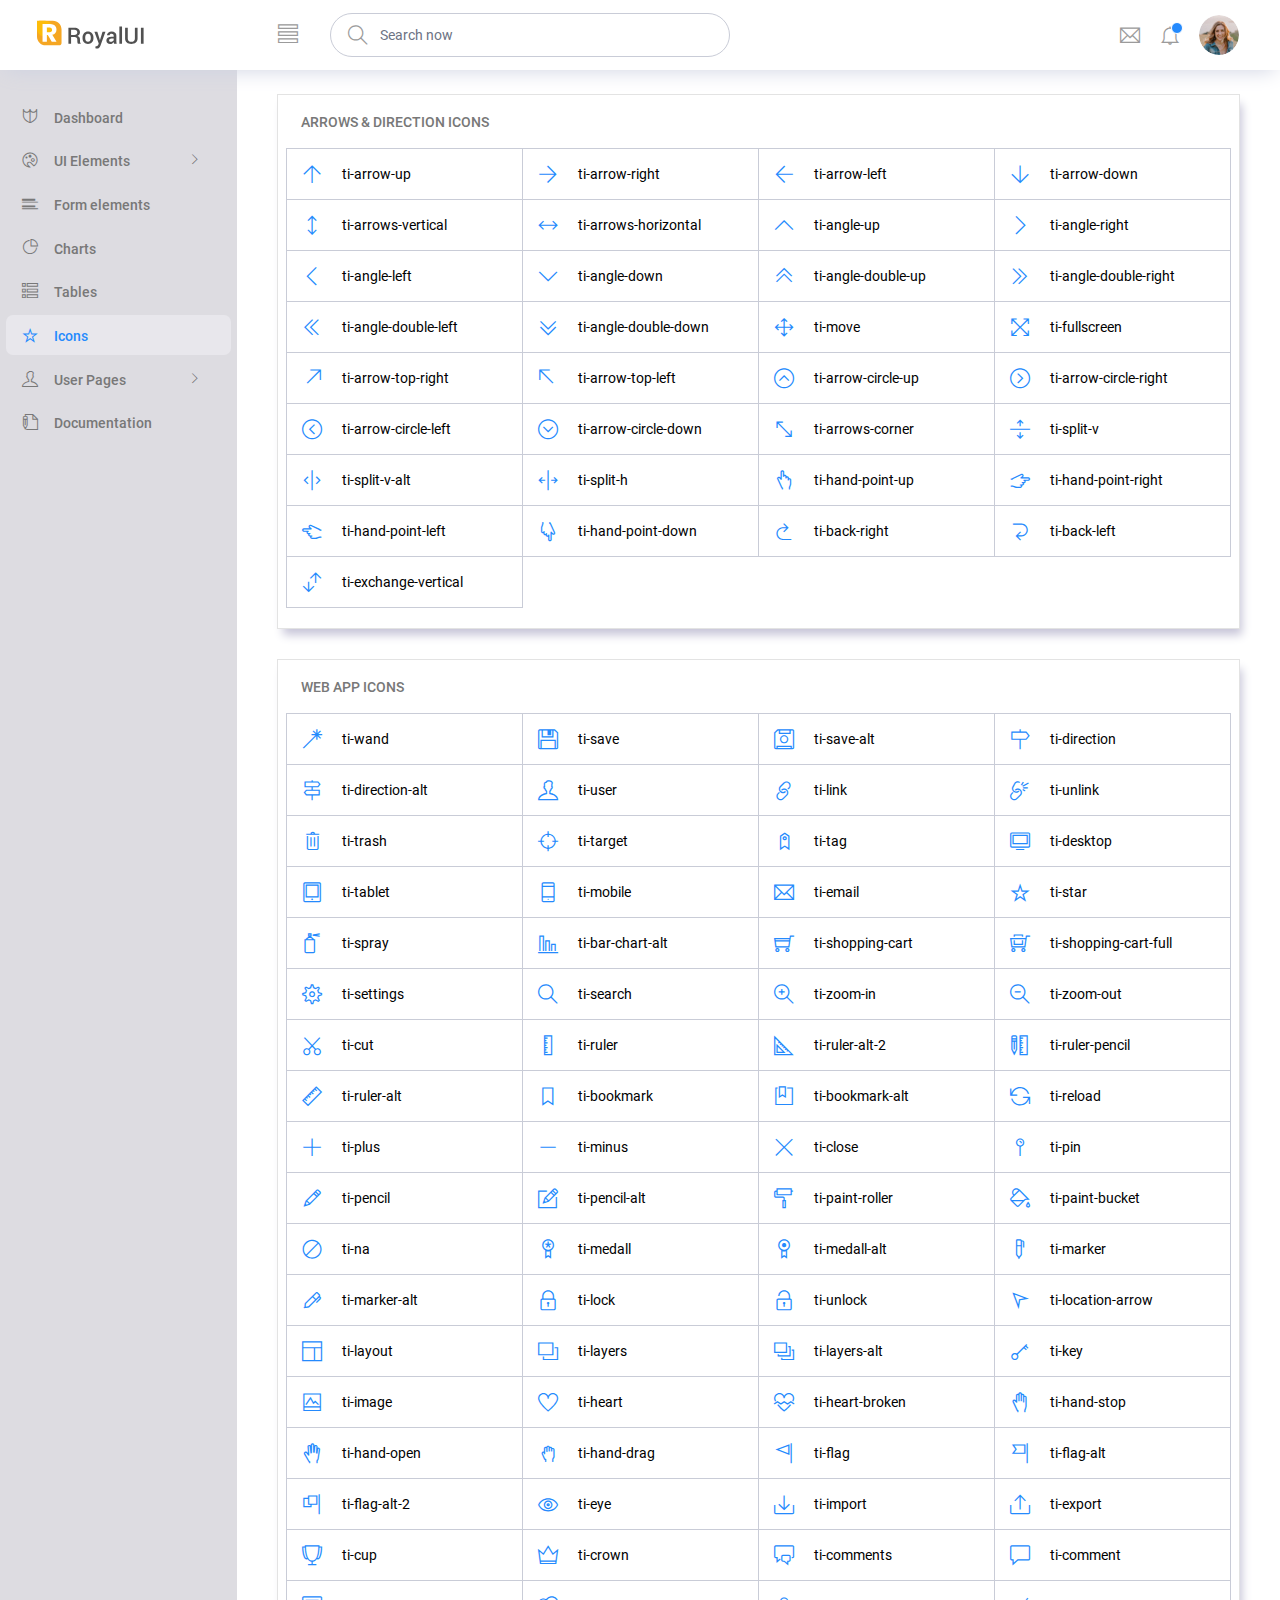
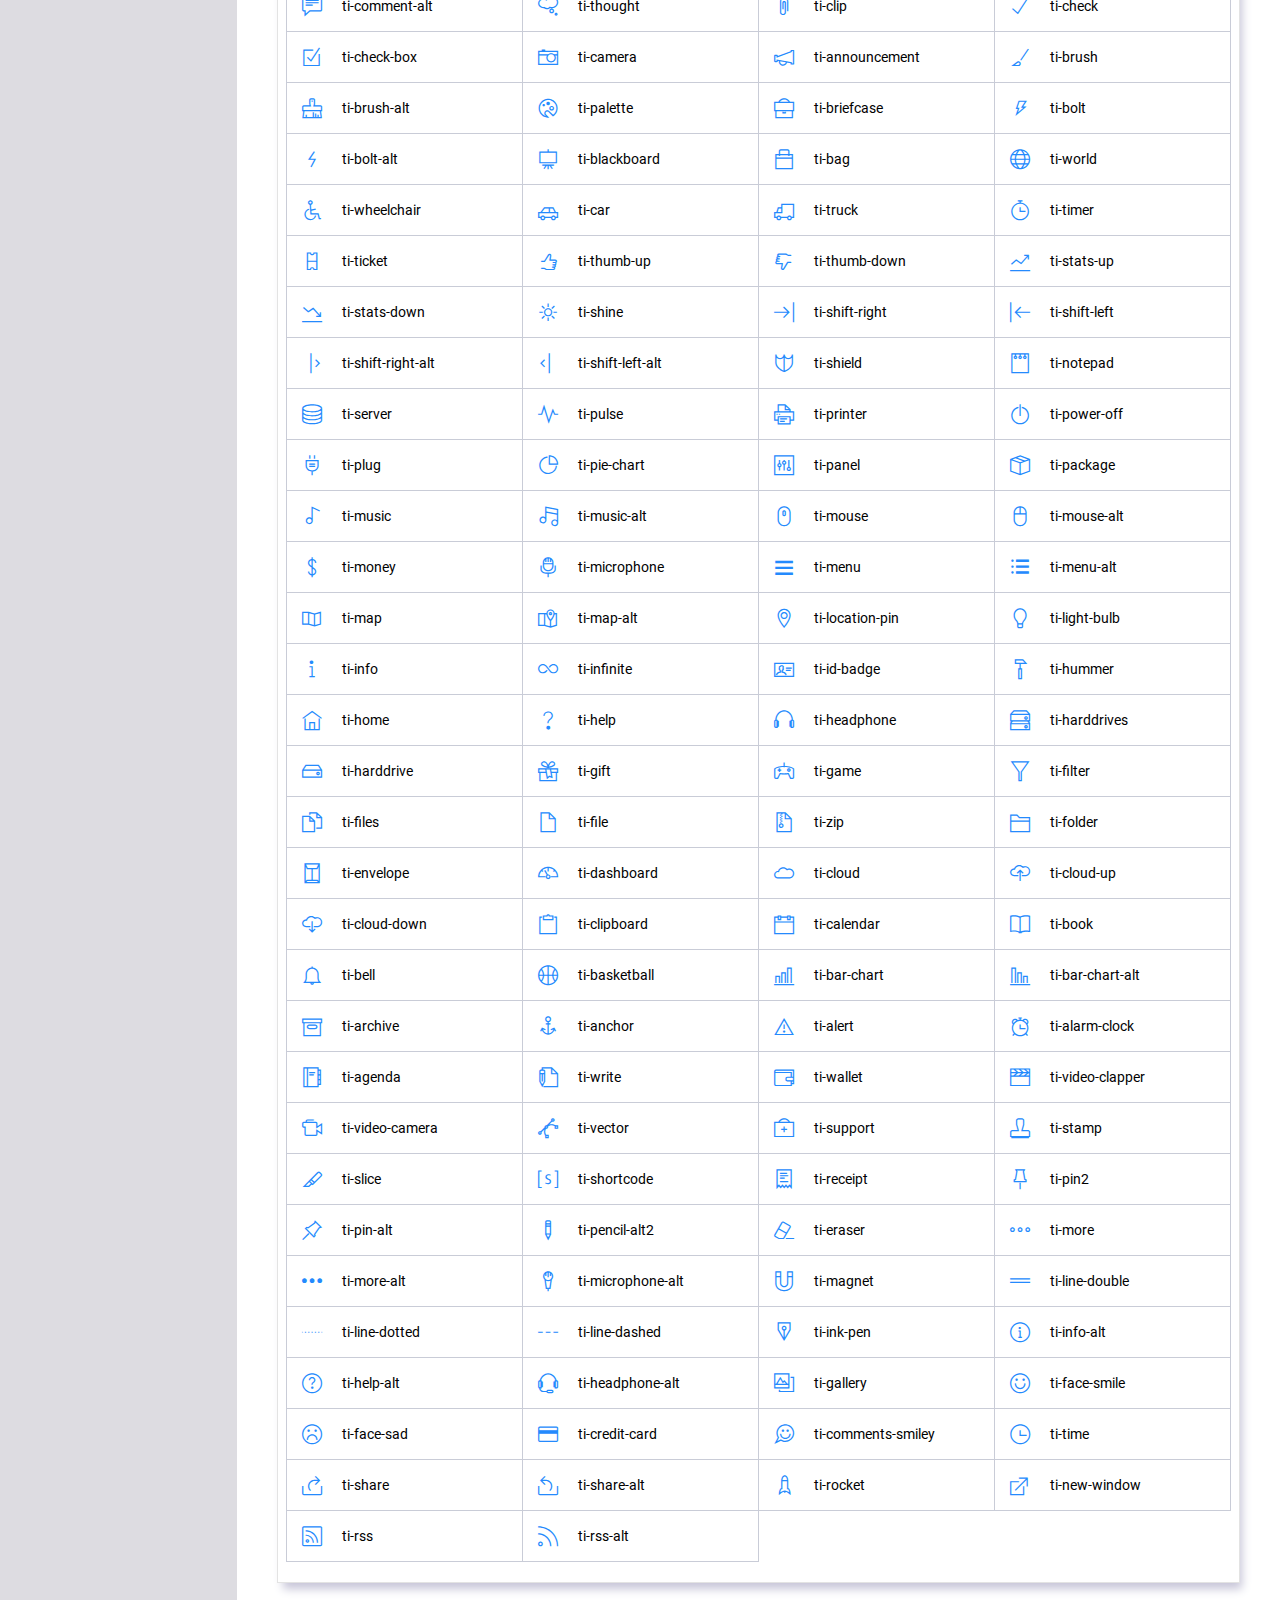
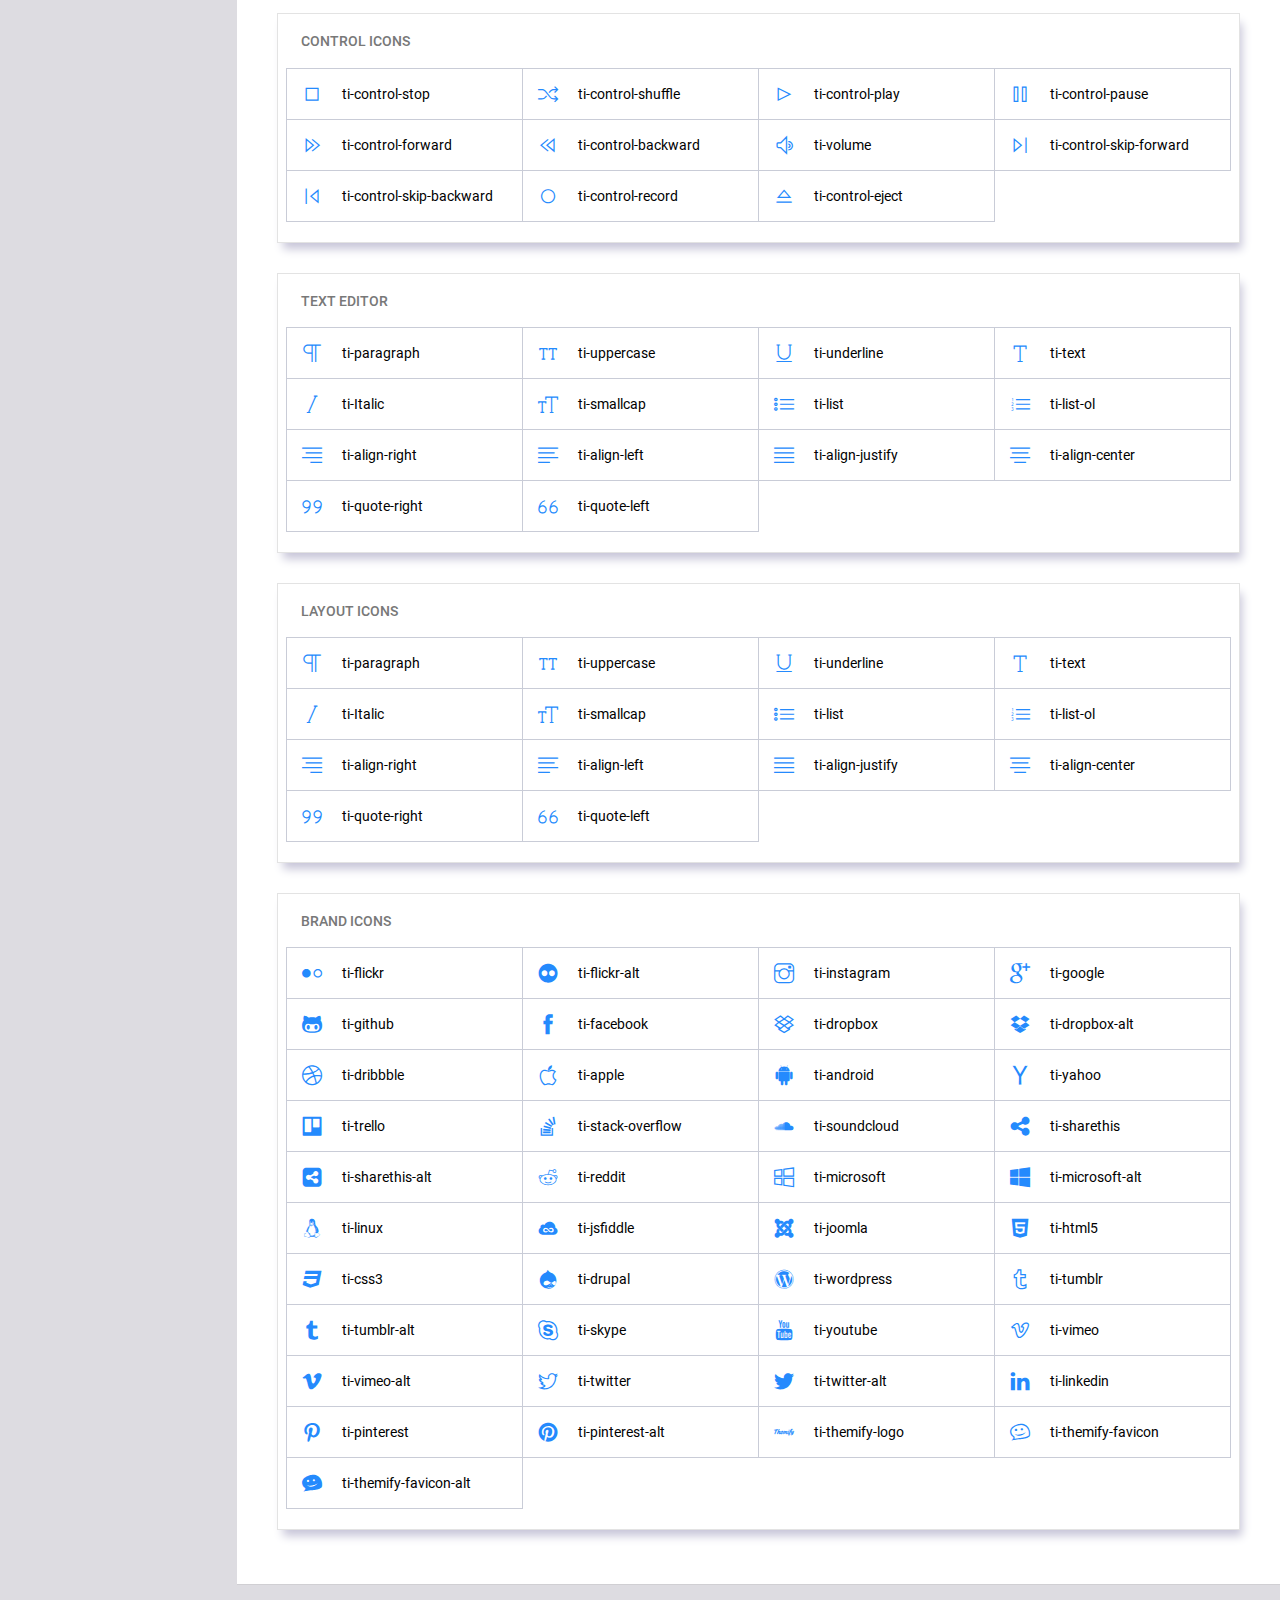
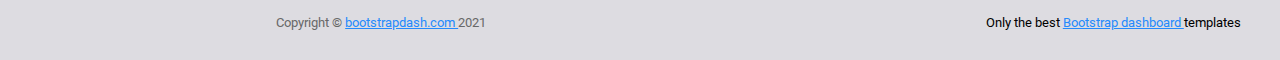
<file: static/admin/pages/icons/themify.html>
<!DOCTYPE html>
<html lang="en">

<head>
  <!-- Required meta tags -->
  <meta charset="utf-8">
  <meta name="viewport" content="width=device-width, initial-scale=1, shrink-to-fit=no">
  <title>RoyalUI Admin</title>
  <!-- plugins:css -->
  <link rel="stylesheet" href="../../vendors/ti-icons/css/themify-icons.css">
  <link rel="stylesheet" href="../../vendors/base/vendor.bundle.base.css">
  <!-- endinject -->
  <!-- plugin css for this page -->
  <!-- End plugin css for this page -->
  <!-- inject:css -->
  <link rel="stylesheet" href="../../css/style.css">
  <!-- endinject -->
  <link rel="shortcut icon" href="../../images/favicon.png" />
</head>

<body>
  <div class="container-scroller">
    <!-- partial:../../partials/_navbar.html -->
    <nav class="navbar col-lg-12 col-12 p-0 fixed-top d-flex flex-row">
      <div class="text-center navbar-brand-wrapper d-flex align-items-center justify-content-center">
        <a class="navbar-brand brand-logo me-5" href="../../index.html"><img src="../../images/logo.svg" class="me-2" alt="logo"/></a>
        <a class="navbar-brand brand-logo-mini" href="../../index.html"><img src="../../images/logo-mini.svg" alt="logo"/></a>
      </div>
      <div class="navbar-menu-wrapper d-flex align-items-center justify-content-end">
        <button class="navbar-toggler navbar-toggler align-self-center" type="button" data-toggle="minimize">
          <span class="ti-view-list"></span>
        </button>
        <ul class="navbar-nav mr-lg-2">
          <li class="nav-item nav-search d-none d-lg-block">
            <div class="input-group">
              <div class="input-group-prepend hover-cursor" id="navbar-search-icon">
                <span class="input-group-text" id="search">
                  <i class="ti-search"></i>
                </span>
              </div>
              <input type="text" class="form-control" id="navbar-search-input" placeholder="Search now" aria-label="search" aria-describedby="search">
            </div>
          </li>
        </ul>
        <ul class="navbar-nav navbar-nav-right">
          <li class="nav-item dropdown me-1">
            <a class="nav-link count-indicator dropdown-toggle d-flex justify-content-center align-items-center" id="messageDropdown" href="#" data-bs-toggle="dropdown">
              <i class="ti-email mx-0"></i>
            </a>
            <div class="dropdown-menu dropdown-menu-right navbar-dropdown" aria-labelledby="messageDropdown">
              <p class="mb-0 font-weight-normal float-left dropdown-header">Messages</p>
              <a class="dropdown-item">
                <div class="item-thumbnail">
                    <img src="../../images/faces/face4.jpg" alt="image" class="profile-pic">
                </div>
                <div class="item-content flex-grow">
                  <h6 class="ellipsis font-weight-normal">David Grey
                  </h6>
                  <p class="font-weight-light small-text text-muted mb-0">
                    The meeting is cancelled
                  </p>
                </div>
              </a>
              <a class="dropdown-item">
                <div class="item-thumbnail">
                    <img src="../../images/faces/face2.jpg" alt="image" class="profile-pic">
                </div>
                <div class="item-content flex-grow">
                  <h6 class="ellipsis font-weight-normal">Tim Cook
                  </h6>
                  <p class="font-weight-light small-text text-muted mb-0">
                    New product launch
                  </p>
                </div>
              </a>
              <a class="dropdown-item">
                <div class="item-thumbnail">
                    <img src="../../images/faces/face3.jpg" alt="image" class="profile-pic">
                </div>
                <div class="item-content flex-grow">
                  <h6 class="ellipsis font-weight-normal"> Johnson
                  </h6>
                  <p class="font-weight-light small-text text-muted mb-0">
                    Upcoming board meeting
                  </p>
                </div>
              </a>
            </div>
          </li>
          <li class="nav-item dropdown">
            <a class="nav-link count-indicator dropdown-toggle" id="notificationDropdown" href="#" data-bs-toggle="dropdown">
              <i class="ti-bell mx-0"></i>
              <span class="count"></span>
            </a>
            <div class="dropdown-menu dropdown-menu-right navbar-dropdown" aria-labelledby="notificationDropdown">
              <p class="mb-0 font-weight-normal float-left dropdown-header">Notifications</p>
              <a class="dropdown-item">
                <div class="item-thumbnail">
                  <div class="item-icon bg-success">
                    <i class="ti-info-alt mx-0"></i>
                  </div>
                </div>
                <div class="item-content">
                  <h6 class="font-weight-normal">Application Error</h6>
                  <p class="font-weight-light small-text mb-0 text-muted">
                    Just now
                  </p>
                </div>
              </a>
              <a class="dropdown-item">
                <div class="item-thumbnail">
                  <div class="item-icon bg-warning">
                    <i class="ti-settings mx-0"></i>
                  </div>
                </div>
                <div class="item-content">
                  <h6 class="font-weight-normal">Settings</h6>
                  <p class="font-weight-light small-text mb-0 text-muted">
                    Private message
                  </p>
                </div>
              </a>
              <a class="dropdown-item">
                <div class="item-thumbnail">
                  <div class="item-icon bg-info">
                    <i class="ti-user mx-0"></i>
                  </div>
                </div>
                <div class="item-content">
                  <h6 class="font-weight-normal">New user registration</h6>
                  <p class="font-weight-light small-text mb-0 text-muted">
                    2 days ago
                  </p>
                </div>
              </a>
            </div>
          </li>
          <li class="nav-item nav-profile dropdown">
            <a class="nav-link dropdown-toggle" href="#" data-bs-toggle="dropdown" id="profileDropdown">
              <img src="../../images/faces/face28.jpg" alt="profile"/>
            </a>
            <div class="dropdown-menu dropdown-menu-right navbar-dropdown" aria-labelledby="profileDropdown">
              <a class="dropdown-item">
                <i class="ti-settings text-primary"></i>
                Settings
              </a>
              <a class="dropdown-item">
                <i class="ti-power-off text-primary"></i>
                Logout
              </a>
            </div>
          </li>
        </ul>
        <button class="navbar-toggler navbar-toggler-right d-lg-none align-self-center" type="button" data-toggle="offcanvas">
          <span class="ti-view-list"></span>
        </button>
      </div>
    </nav>
    <!-- partial -->
    <div class="container-fluid page-body-wrapper">
      <!-- partial:../../partials/_sidebar.html -->
      <nav class="sidebar sidebar-offcanvas" id="sidebar">
        <ul class="nav">
          <li class="nav-item">
            <a class="nav-link" href="../../index.html">
              <i class="ti-shield menu-icon"></i>
              <span class="menu-title">Dashboard</span>
            </a>
          </li>
          <li class="nav-item">
            <a class="nav-link" data-bs-toggle="collapse" href="#ui-basic" aria-expanded="false" aria-controls="ui-basic">
              <i class="ti-palette menu-icon"></i>
              <span class="menu-title">UI Elements</span>
              <i class="menu-arrow"></i>
            </a>
            <div class="collapse" id="ui-basic">
              <ul class="nav flex-column sub-menu">
                <li class="nav-item"> <a class="nav-link" href="../../pages/ui-features/buttons.html">Buttons</a></li>
                <li class="nav-item"> <a class="nav-link" href="../../pages/ui-features/typography.html">Typography</a></li>
              </ul>
            </div>
          </li>
          <li class="nav-item">
            <a class="nav-link" href="../../pages/forms/basic_elements.html">
              <i class="ti-layout-list-post menu-icon"></i>
              <span class="menu-title">Form elements</span>
            </a>
          </li>
          <li class="nav-item">
            <a class="nav-link" href="../../pages/charts/chartjs.html">
              <i class="ti-pie-chart menu-icon"></i>
              <span class="menu-title">Charts</span>
            </a>
          </li>
          <li class="nav-item">
            <a class="nav-link" href="../../pages/tables/basic-table.html">
              <i class="ti-view-list-alt menu-icon"></i>
              <span class="menu-title">Tables</span>
            </a>
          </li>
          <li class="nav-item">
            <a class="nav-link" href="../../pages/icons/themify.html">
              <i class="ti-star menu-icon"></i>
              <span class="menu-title">Icons</span>
            </a>
          </li>
          <li class="nav-item">
            <a class="nav-link" data-bs-toggle="collapse" href="#auth" aria-expanded="false" aria-controls="auth">
              <i class="ti-user menu-icon"></i>
              <span class="menu-title">User Pages</span>
              <i class="menu-arrow"></i>
            </a>
            <div class="collapse" id="auth">
              <ul class="nav flex-column sub-menu">
                <li class="nav-item"> <a class="nav-link" href="../../pages/samples/login.html"> Login </a></li>
                <li class="nav-item"> <a class="nav-link" href="../../pages/samples/login-2.html"> Login 2 </a></li>
                <li class="nav-item"> <a class="nav-link" href="../../pages/samples/register.html"> Register </a></li>
                <li class="nav-item"> <a class="nav-link" href="../../pages/samples/register-2.html"> Register 2 </a></li>
                <li class="nav-item"> <a class="nav-link" href="../../pages/samples/lock-screen.html"> Lockscreen </a></li>
              </ul>
            </div>
          </li>
          <li class="nav-item">
            <a class="nav-link" href="../../documentation/documentation.html">
              <i class="ti-write menu-icon"></i>
              <span class="menu-title">Documentation</span>
            </a>
          </li>
        </ul>
      </nav>
      <!-- partial -->
      <div class="main-panel">          
        <div class="content-wrapper">
          <div class="row">
            <div class="col-lg-12 grid-margin">
              <div class="card">
                <div class="card-body">
                  <h4 class="card-title">Arrows & direction icons</h4>
                  <div class="icons-list row">
                    <div class="col-sm-6 col-md-4 col-lg-3"> <i class="ti-arrow-up"></i> ti-arrow-up </div>
                    <div class="col-sm-6 col-md-4 col-lg-3"> <i class="ti-arrow-right"></i> ti-arrow-right </div>
                    <div class="col-sm-6 col-md-4 col-lg-3"> <i class="ti-arrow-left"></i> ti-arrow-left </div>
                    <div class="col-sm-6 col-md-4 col-lg-3"> <i class="ti-arrow-down"></i> ti-arrow-down </div>
                    <div class="col-sm-6 col-md-4 col-lg-3"> <i class="ti-arrows-vertical"></i> ti-arrows-vertical </div>
                    <div class="col-sm-6 col-md-4 col-lg-3"> <i class="ti-arrows-horizontal"></i> ti-arrows-horizontal </div>
                    <div class="col-sm-6 col-md-4 col-lg-3"> <i class="ti-angle-up"></i> ti-angle-up </div>
                    <div class="col-sm-6 col-md-4 col-lg-3"> <i class="ti-angle-right"></i> ti-angle-right </div>
                    <div class="col-sm-6 col-md-4 col-lg-3"> <i class="ti-angle-left"></i> ti-angle-left </div>
                    <div class="col-sm-6 col-md-4 col-lg-3"> <i class="ti-angle-down"></i> ti-angle-down </div>
                    <div class="col-sm-6 col-md-4 col-lg-3"> <i class="ti-angle-double-up"></i> ti-angle-double-up </div>
                    <div class="col-sm-6 col-md-4 col-lg-3"> <i class="ti-angle-double-right"></i> ti-angle-double-right </div>
                    <div class="col-sm-6 col-md-4 col-lg-3"> <i class="ti-angle-double-left"></i> ti-angle-double-left </div>
                    <div class="col-sm-6 col-md-4 col-lg-3"> <i class="ti-angle-double-down"></i> ti-angle-double-down </div>
                    <div class="col-sm-6 col-md-4 col-lg-3"> <i class="ti-move"></i> ti-move </div>
                    <div class="col-sm-6 col-md-4 col-lg-3"> <i class="ti-fullscreen"></i> ti-fullscreen </div>
                    <div class="col-sm-6 col-md-4 col-lg-3"> <i class="ti-arrow-top-right"></i> ti-arrow-top-right </div>
                    <div class="col-sm-6 col-md-4 col-lg-3"> <i class="ti-arrow-top-left"></i> ti-arrow-top-left </div>
                    <div class="col-sm-6 col-md-4 col-lg-3"> <i class="ti-arrow-circle-up"></i> ti-arrow-circle-up </div>
                    <div class="col-sm-6 col-md-4 col-lg-3"> <i class="ti-arrow-circle-right"></i> ti-arrow-circle-right </div>
                    <div class="col-sm-6 col-md-4 col-lg-3"> <i class="ti-arrow-circle-left"></i> ti-arrow-circle-left </div>
                    <div class="col-sm-6 col-md-4 col-lg-3"> <i class="ti-arrow-circle-down"></i> ti-arrow-circle-down </div>
                    <div class="col-sm-6 col-md-4 col-lg-3"> <i class="ti-arrows-corner"></i> ti-arrows-corner </div>
                    <div class="col-sm-6 col-md-4 col-lg-3"> <i class="ti-split-v"></i> ti-split-v </div>
                    <div class="col-sm-6 col-md-4 col-lg-3"> <i class="ti-split-v-alt"></i> ti-split-v-alt </div>
                    <div class="col-sm-6 col-md-4 col-lg-3"> <i class="ti-split-h"></i> ti-split-h </div>
                    <div class="col-sm-6 col-md-4 col-lg-3"> <i class="ti-hand-point-up"></i> ti-hand-point-up </div>
                    <div class="col-sm-6 col-md-4 col-lg-3"> <i class="ti-hand-point-right"></i> ti-hand-point-right </div>
                    <div class="col-sm-6 col-md-4 col-lg-3"> <i class="ti-hand-point-left"></i> ti-hand-point-left </div>
                    <div class="col-sm-6 col-md-4 col-lg-3"> <i class="ti-hand-point-down"></i> ti-hand-point-down </div>
                    <div class="col-sm-6 col-md-4 col-lg-3"> <i class="ti-back-right"></i> ti-back-right </div>
                    <div class="col-sm-6 col-md-4 col-lg-3"> <i class="ti-back-left"></i> ti-back-left </div>
                    <div class="col-sm-6 col-md-4 col-lg-3"> <i class="ti-exchange-vertical"></i> ti-exchange-vertical </div>
                  </div>
                </div>
              </div>
            </div>
            <div class="col-lg-12 grid-margin">
              <div class="card">
                <div class="card-body">
                  <h4 class="card-title">Web app icons</h4>
                  <div class="icons-list row">
                    <div class="col-sm-6 col-md-4 col-lg-3"> <i class="ti-wand"></i> ti-wand </div>
                    <div class="col-sm-6 col-md-4 col-lg-3"> <i class="ti-save"></i> ti-save </div>
                    <div class="col-sm-6 col-md-4 col-lg-3"> <i class="ti-save-alt"></i> ti-save-alt </div>
                    <div class="col-sm-6 col-md-4 col-lg-3"> <i class="ti-direction"></i> ti-direction </div>
                    <div class="col-sm-6 col-md-4 col-lg-3"> <i class="ti-direction-alt"></i> ti-direction-alt </div>
                    <div class="col-sm-6 col-md-4 col-lg-3"> <i class="ti-user"></i> ti-user </div>
                    <div class="col-sm-6 col-md-4 col-lg-3"> <i class="ti-link"></i> ti-link </div>
                    <div class="col-sm-6 col-md-4 col-lg-3"> <i class="ti-unlink"></i> ti-unlink </div>
                    <div class="col-sm-6 col-md-4 col-lg-3"> <i class="ti-trash"></i> ti-trash </div>
                    <div class="col-sm-6 col-md-4 col-lg-3"> <i class="ti-target"></i> ti-target </div>
                    <div class="col-sm-6 col-md-4 col-lg-3"> <i class="ti-tag"></i> ti-tag </div>
                    <div class="col-sm-6 col-md-4 col-lg-3"> <i class="ti-desktop"></i> ti-desktop </div>
                    <div class="col-sm-6 col-md-4 col-lg-3"> <i class="ti-tablet"></i> ti-tablet </div>
                    <div class="col-sm-6 col-md-4 col-lg-3"> <i class="ti-mobile"></i> ti-mobile </div>
                    <div class="col-sm-6 col-md-4 col-lg-3"> <i class="ti-email"></i> ti-email </div>
                    <div class="col-sm-6 col-md-4 col-lg-3"> <i class="ti-star"></i> ti-star </div>
                    <div class="col-sm-6 col-md-4 col-lg-3"> <i class="ti-spray"></i> ti-spray </div>
                    <div class="col-sm-6 col-md-4 col-lg-3"> <i class="ti-bar-chart-alt"></i> ti-bar-chart-alt </div>
                    <div class="col-sm-6 col-md-4 col-lg-3"> <i class="ti-shopping-cart"></i> ti-shopping-cart </div>
                    <div class="col-sm-6 col-md-4 col-lg-3"> <i class="ti-shopping-cart-full"></i> ti-shopping-cart-full </div>
                    <div class="col-sm-6 col-md-4 col-lg-3"> <i class="ti-settings"></i> ti-settings </div>
                    <div class="col-sm-6 col-md-4 col-lg-3"> <i class="ti-search"></i> ti-search </div>
                    <div class="col-sm-6 col-md-4 col-lg-3"> <i class="ti-zoom-in"></i> ti-zoom-in </div>
                    <div class="col-sm-6 col-md-4 col-lg-3"> <i class="ti-zoom-out"></i> ti-zoom-out </div>
                    <div class="col-sm-6 col-md-4 col-lg-3"> <i class="ti-cut"></i> ti-cut </div>
                    <div class="col-sm-6 col-md-4 col-lg-3"> <i class="ti-ruler"></i> ti-ruler </div>
                    <div class="col-sm-6 col-md-4 col-lg-3"> <i class="ti-ruler-alt-2"></i> ti-ruler-alt-2 </div>
                    <div class="col-sm-6 col-md-4 col-lg-3"> <i class="ti-ruler-pencil"></i> ti-ruler-pencil </div>
                    <div class="col-sm-6 col-md-4 col-lg-3"> <i class="ti-ruler-alt"></i> ti-ruler-alt </div>
                    <div class="col-sm-6 col-md-4 col-lg-3"> <i class="ti-bookmark"></i> ti-bookmark </div>
                    <div class="col-sm-6 col-md-4 col-lg-3"> <i class="ti-bookmark-alt"></i> ti-bookmark-alt </div>
                    <div class="col-sm-6 col-md-4 col-lg-3"> <i class="ti-reload"></i> ti-reload </div>
                    <div class="col-sm-6 col-md-4 col-lg-3"> <i class="ti-plus"></i> ti-plus </div>
                    <div class="col-sm-6 col-md-4 col-lg-3"> <i class="ti-minus"></i> ti-minus </div>
                    <div class="col-sm-6 col-md-4 col-lg-3"> <i class="ti-close"></i> ti-close </div>
                    <div class="col-sm-6 col-md-4 col-lg-3"> <i class="ti-pin"></i> ti-pin </div>
                    <div class="col-sm-6 col-md-4 col-lg-3"> <i class="ti-pencil"></i> ti-pencil </div>
                    <div class="col-sm-6 col-md-4 col-lg-3"> <i class="ti-pencil-alt"></i> ti-pencil-alt </div>
                    <div class="col-sm-6 col-md-4 col-lg-3"> <i class="ti-paint-roller"></i> ti-paint-roller </div>
                    <div class="col-sm-6 col-md-4 col-lg-3"> <i class="ti-paint-bucket"></i> ti-paint-bucket </div>
                    <div class="col-sm-6 col-md-4 col-lg-3"> <i class="ti-na"></i> ti-na </div>
                    <div class="col-sm-6 col-md-4 col-lg-3"> <i class="ti-medall"></i> ti-medall </div>
                    <div class="col-sm-6 col-md-4 col-lg-3"> <i class="ti-medall-alt"></i> ti-medall-alt </div>
                    <div class="col-sm-6 col-md-4 col-lg-3"> <i class="ti-marker"></i> ti-marker </div>
                    <div class="col-sm-6 col-md-4 col-lg-3"> <i class="ti-marker-alt"></i> ti-marker-alt </div>
                    <div class="col-sm-6 col-md-4 col-lg-3"> <i class="ti-lock"></i> ti-lock </div>
                    <div class="col-sm-6 col-md-4 col-lg-3"> <i class="ti-unlock"></i> ti-unlock </div>
                    <div class="col-sm-6 col-md-4 col-lg-3"> <i class="ti-location-arrow"></i> ti-location-arrow </div>
                    <div class="col-sm-6 col-md-4 col-lg-3"> <i class="ti-layout"></i> ti-layout </div>
                    <div class="col-sm-6 col-md-4 col-lg-3"> <i class="ti-layers"></i> ti-layers </div>
                    <div class="col-sm-6 col-md-4 col-lg-3"> <i class="ti-layers-alt"></i> ti-layers-alt </div>
                    <div class="col-sm-6 col-md-4 col-lg-3"> <i class="ti-key"></i> ti-key </div>
                    <div class="col-sm-6 col-md-4 col-lg-3"> <i class="ti-image"></i> ti-image </div>
                    <div class="col-sm-6 col-md-4 col-lg-3"> <i class="ti-heart"></i> ti-heart </div>
                    <div class="col-sm-6 col-md-4 col-lg-3"> <i class="ti-heart-broken"></i> ti-heart-broken </div>
                    <div class="col-sm-6 col-md-4 col-lg-3"> <i class="ti-hand-stop"></i> ti-hand-stop </div>
                    <div class="col-sm-6 col-md-4 col-lg-3"> <i class="ti-hand-open"></i> ti-hand-open </div>
                    <div class="col-sm-6 col-md-4 col-lg-3"> <i class="ti-hand-drag"></i> ti-hand-drag </div>
                    <div class="col-sm-6 col-md-4 col-lg-3"> <i class="ti-flag"></i> ti-flag </div>
                    <div class="col-sm-6 col-md-4 col-lg-3"> <i class="ti-flag-alt"></i> ti-flag-alt </div>
                    <div class="col-sm-6 col-md-4 col-lg-3"> <i class="ti-flag-alt-2"></i> ti-flag-alt-2 </div>
                    <div class="col-sm-6 col-md-4 col-lg-3"> <i class="ti-eye"></i> ti-eye </div>
                    <div class="col-sm-6 col-md-4 col-lg-3"> <i class="ti-import"></i> ti-import </div>
                    <div class="col-sm-6 col-md-4 col-lg-3"> <i class="ti-export"></i> ti-export </div>
                    <div class="col-sm-6 col-md-4 col-lg-3"> <i class="ti-cup"></i> ti-cup </div>
                    <div class="col-sm-6 col-md-4 col-lg-3"> <i class="ti-crown"></i> ti-crown </div>
                    <div class="col-sm-6 col-md-4 col-lg-3"> <i class="ti-comments"></i> ti-comments </div>
                    <div class="col-sm-6 col-md-4 col-lg-3"> <i class="ti-comment"></i> ti-comment </div>
                    <div class="col-sm-6 col-md-4 col-lg-3"> <i class="ti-comment-alt"></i> ti-comment-alt </div>
                    <div class="col-sm-6 col-md-4 col-lg-3"> <i class="ti-thought"></i> ti-thought </div>
                    <div class="col-sm-6 col-md-4 col-lg-3"> <i class="ti-clip"></i> ti-clip </div>
                    <div class="col-sm-6 col-md-4 col-lg-3"> <i class="ti-check"></i> ti-check </div>
                    <div class="col-sm-6 col-md-4 col-lg-3"> <i class="ti-check-box"></i> ti-check-box </div>
                    <div class="col-sm-6 col-md-4 col-lg-3"> <i class="ti-camera"></i> ti-camera </div>
                    <div class="col-sm-6 col-md-4 col-lg-3"> <i class="ti-announcement"></i> ti-announcement </div>
                    <div class="col-sm-6 col-md-4 col-lg-3"> <i class="ti-brush"></i> ti-brush </div>
                    <div class="col-sm-6 col-md-4 col-lg-3"> <i class="ti-brush-alt"></i> ti-brush-alt </div>
                    <div class="col-sm-6 col-md-4 col-lg-3"> <i class="ti-palette"></i> ti-palette </div>
                    <div class="col-sm-6 col-md-4 col-lg-3"> <i class="ti-briefcase"></i> ti-briefcase </div>
                    <div class="col-sm-6 col-md-4 col-lg-3"> <i class="ti-bolt"></i> ti-bolt </div>
                    <div class="col-sm-6 col-md-4 col-lg-3"> <i class="ti-bolt-alt"></i> ti-bolt-alt </div>
                    <div class="col-sm-6 col-md-4 col-lg-3"> <i class="ti-blackboard"></i> ti-blackboard </div>
                    <div class="col-sm-6 col-md-4 col-lg-3"> <i class="ti-bag"></i> ti-bag </div>
                    <div class="col-sm-6 col-md-4 col-lg-3"> <i class="ti-world"></i> ti-world </div>
                    <div class="col-sm-6 col-md-4 col-lg-3"> <i class="ti-wheelchair"></i> ti-wheelchair </div>
                    <div class="col-sm-6 col-md-4 col-lg-3"> <i class="ti-car"></i> ti-car </div>
                    <div class="col-sm-6 col-md-4 col-lg-3"> <i class="ti-truck"></i> ti-truck </div>
                    <div class="col-sm-6 col-md-4 col-lg-3"> <i class="ti-timer"></i> ti-timer </div>
                    <div class="col-sm-6 col-md-4 col-lg-3"> <i class="ti-ticket"></i> ti-ticket </div>
                    <div class="col-sm-6 col-md-4 col-lg-3"> <i class="ti-thumb-up"></i> ti-thumb-up </div>
                    <div class="col-sm-6 col-md-4 col-lg-3"> <i class="ti-thumb-down"></i> ti-thumb-down </div>
                    <div class="col-sm-6 col-md-4 col-lg-3"> <i class="ti-stats-up"></i> ti-stats-up </div>
                    <div class="col-sm-6 col-md-4 col-lg-3"> <i class="ti-stats-down"></i> ti-stats-down </div>
                    <div class="col-sm-6 col-md-4 col-lg-3"> <i class="ti-shine"></i> ti-shine </div>
                    <div class="col-sm-6 col-md-4 col-lg-3"> <i class="ti-shift-right"></i> ti-shift-right </div>
                    <div class="col-sm-6 col-md-4 col-lg-3"> <i class="ti-shift-left"></i> ti-shift-left </div>
                    <div class="col-sm-6 col-md-4 col-lg-3"> <i class="ti-shift-right-alt"></i> ti-shift-right-alt </div>
                    <div class="col-sm-6 col-md-4 col-lg-3"> <i class="ti-shift-left-alt"></i> ti-shift-left-alt </div>
                    <div class="col-sm-6 col-md-4 col-lg-3"> <i class="ti-shield"></i> ti-shield </div>
                    <div class="col-sm-6 col-md-4 col-lg-3"> <i class="ti-notepad"></i> ti-notepad </div>
                    <div class="col-sm-6 col-md-4 col-lg-3"> <i class="ti-server"></i> ti-server </div>
                    <div class="col-sm-6 col-md-4 col-lg-3"> <i class="ti-pulse"></i> ti-pulse </div>
                    <div class="col-sm-6 col-md-4 col-lg-3"> <i class="ti-printer"></i> ti-printer </div>
                    <div class="col-sm-6 col-md-4 col-lg-3"> <i class="ti-power-off"></i> ti-power-off </div>
                    <div class="col-sm-6 col-md-4 col-lg-3"> <i class="ti-plug"></i> ti-plug </div>
                    <div class="col-sm-6 col-md-4 col-lg-3"> <i class="ti-pie-chart"></i> ti-pie-chart </div>
                    <div class="col-sm-6 col-md-4 col-lg-3"> <i class="ti-panel"></i> ti-panel </div>
                    <div class="col-sm-6 col-md-4 col-lg-3"> <i class="ti-package"></i> ti-package </div>
                    <div class="col-sm-6 col-md-4 col-lg-3"> <i class="ti-music"></i> ti-music </div>
                    <div class="col-sm-6 col-md-4 col-lg-3"> <i class="ti-music-alt"></i> ti-music-alt </div>
                    <div class="col-sm-6 col-md-4 col-lg-3"> <i class="ti-mouse"></i> ti-mouse </div>
                    <div class="col-sm-6 col-md-4 col-lg-3"> <i class="ti-mouse-alt"></i> ti-mouse-alt </div>
                    <div class="col-sm-6 col-md-4 col-lg-3"> <i class="ti-money"></i> ti-money </div>
                    <div class="col-sm-6 col-md-4 col-lg-3"> <i class="ti-microphone"></i> ti-microphone </div>
                    <div class="col-sm-6 col-md-4 col-lg-3"> <i class="ti-menu"></i> ti-menu </div>
                    <div class="col-sm-6 col-md-4 col-lg-3"> <i class="ti-menu-alt"></i> ti-menu-alt </div>
                    <div class="col-sm-6 col-md-4 col-lg-3"> <i class="ti-map"></i> ti-map </div>
                    <div class="col-sm-6 col-md-4 col-lg-3"> <i class="ti-map-alt"></i> ti-map-alt </div>
                    <div class="col-sm-6 col-md-4 col-lg-3"> <i class="ti-location-pin"></i> ti-location-pin </div>
                    <div class="col-sm-6 col-md-4 col-lg-3"> <i class="ti-light-bulb"></i> ti-light-bulb </div>
                    <div class="col-sm-6 col-md-4 col-lg-3"> <i class="ti-info"></i> ti-info </div>
                    <div class="col-sm-6 col-md-4 col-lg-3"> <i class="ti-infinite"></i> ti-infinite </div>
                    <div class="col-sm-6 col-md-4 col-lg-3"> <i class="ti-id-badge"></i> ti-id-badge </div>
                    <div class="col-sm-6 col-md-4 col-lg-3"> <i class="ti-hummer"></i> ti-hummer </div>
                    <div class="col-sm-6 col-md-4 col-lg-3"> <i class="ti-home"></i> ti-home </div>
                    <div class="col-sm-6 col-md-4 col-lg-3"> <i class="ti-help"></i> ti-help </div>
                    <div class="col-sm-6 col-md-4 col-lg-3"> <i class="ti-headphone"></i> ti-headphone </div>
                    <div class="col-sm-6 col-md-4 col-lg-3"> <i class="ti-harddrives"></i> ti-harddrives </div>
                    <div class="col-sm-6 col-md-4 col-lg-3"> <i class="ti-harddrive"></i> ti-harddrive </div>
                    <div class="col-sm-6 col-md-4 col-lg-3"> <i class="ti-gift"></i> ti-gift </div>
                    <div class="col-sm-6 col-md-4 col-lg-3"> <i class="ti-game"></i> ti-game </div>
                    <div class="col-sm-6 col-md-4 col-lg-3"> <i class="ti-filter"></i> ti-filter </div>
                    <div class="col-sm-6 col-md-4 col-lg-3"> <i class="ti-files"></i> ti-files </div>
                    <div class="col-sm-6 col-md-4 col-lg-3"> <i class="ti-file"></i> ti-file </div>
                    <div class="col-sm-6 col-md-4 col-lg-3"> <i class="ti-zip"></i> ti-zip </div>
                    <div class="col-sm-6 col-md-4 col-lg-3"> <i class="ti-folder"></i> ti-folder </div>
                    <div class="col-sm-6 col-md-4 col-lg-3"> <i class="ti-envelope"></i> ti-envelope </div>
                    <div class="col-sm-6 col-md-4 col-lg-3"> <i class="ti-dashboard"></i> ti-dashboard </div>
                    <div class="col-sm-6 col-md-4 col-lg-3"> <i class="ti-cloud"></i> ti-cloud </div>
                    <div class="col-sm-6 col-md-4 col-lg-3"> <i class="ti-cloud-up"></i> ti-cloud-up </div>
                    <div class="col-sm-6 col-md-4 col-lg-3"> <i class="ti-cloud-down"></i> ti-cloud-down </div>
                    <div class="col-sm-6 col-md-4 col-lg-3"> <i class="ti-clipboard"></i> ti-clipboard </div>
                    <div class="col-sm-6 col-md-4 col-lg-3"> <i class="ti-calendar"></i> ti-calendar </div>
                    <div class="col-sm-6 col-md-4 col-lg-3"> <i class="ti-book"></i> ti-book </div>
                    <div class="col-sm-6 col-md-4 col-lg-3"> <i class="ti-bell"></i> ti-bell </div>
                    <div class="col-sm-6 col-md-4 col-lg-3"> <i class="ti-basketball"></i> ti-basketball </div>
                    <div class="col-sm-6 col-md-4 col-lg-3"> <i class="ti-bar-chart"></i> ti-bar-chart </div>
                    <div class="col-sm-6 col-md-4 col-lg-3"> <i class="ti-bar-chart-alt"></i> ti-bar-chart-alt </div>
                    <div class="col-sm-6 col-md-4 col-lg-3"> <i class="ti-archive"></i> ti-archive </div>
                    <div class="col-sm-6 col-md-4 col-lg-3"> <i class="ti-anchor"></i> ti-anchor </div>
                    <div class="col-sm-6 col-md-4 col-lg-3"> <i class="ti-alert"></i> ti-alert </div>
                    <div class="col-sm-6 col-md-4 col-lg-3"> <i class="ti-alarm-clock"></i> ti-alarm-clock </div>
                    <div class="col-sm-6 col-md-4 col-lg-3"> <i class="ti-agenda"></i> ti-agenda </div>
                    <div class="col-sm-6 col-md-4 col-lg-3"> <i class="ti-write"></i> ti-write </div>
                    <div class="col-sm-6 col-md-4 col-lg-3"> <i class="ti-wallet"></i> ti-wallet </div>
                    <div class="col-sm-6 col-md-4 col-lg-3"> <i class="ti-video-clapper"></i> ti-video-clapper </div>
                    <div class="col-sm-6 col-md-4 col-lg-3"> <i class="ti-video-camera"></i> ti-video-camera </div>
                    <div class="col-sm-6 col-md-4 col-lg-3"> <i class="ti-vector"></i> ti-vector </div>
                    <div class="col-sm-6 col-md-4 col-lg-3"> <i class="ti-support"></i> ti-support </div>
                    <div class="col-sm-6 col-md-4 col-lg-3"> <i class="ti-stamp"></i> ti-stamp </div>
                    <div class="col-sm-6 col-md-4 col-lg-3"> <i class="ti-slice"></i> ti-slice </div>
                    <div class="col-sm-6 col-md-4 col-lg-3"> <i class="ti-shortcode"></i> ti-shortcode </div>
                    <div class="col-sm-6 col-md-4 col-lg-3"> <i class="ti-receipt"></i> ti-receipt </div>
                    <div class="col-sm-6 col-md-4 col-lg-3"> <i class="ti-pin2"></i> ti-pin2 </div>
                    <div class="col-sm-6 col-md-4 col-lg-3"> <i class="ti-pin-alt"></i> ti-pin-alt </div>
                    <div class="col-sm-6 col-md-4 col-lg-3"> <i class="ti-pencil-alt2"></i> ti-pencil-alt2 </div>
                    <div class="col-sm-6 col-md-4 col-lg-3"> <i class="ti-eraser"></i> ti-eraser </div>
                    <div class="col-sm-6 col-md-4 col-lg-3"> <i class="ti-more"></i> ti-more </div>
                    <div class="col-sm-6 col-md-4 col-lg-3"> <i class="ti-more-alt"></i> ti-more-alt </div>
                    <div class="col-sm-6 col-md-4 col-lg-3"> <i class="ti-microphone-alt"></i> ti-microphone-alt </div>
                    <div class="col-sm-6 col-md-4 col-lg-3"> <i class="ti-magnet"></i> ti-magnet </div>
                    <div class="col-sm-6 col-md-4 col-lg-3"> <i class="ti-line-double"></i> ti-line-double </div>
                    <div class="col-sm-6 col-md-4 col-lg-3"> <i class="ti-line-dotted"></i> ti-line-dotted </div>
                    <div class="col-sm-6 col-md-4 col-lg-3"> <i class="ti-line-dashed"></i> ti-line-dashed </div>
                    <div class="col-sm-6 col-md-4 col-lg-3"> <i class="ti-ink-pen"></i> ti-ink-pen </div>
                    <div class="col-sm-6 col-md-4 col-lg-3"> <i class="ti-info-alt"></i> ti-info-alt </div>
                    <div class="col-sm-6 col-md-4 col-lg-3"> <i class="ti-help-alt"></i> ti-help-alt </div>
                    <div class="col-sm-6 col-md-4 col-lg-3"> <i class="ti-headphone-alt"></i> ti-headphone-alt </div>
                    <div class="col-sm-6 col-md-4 col-lg-3"> <i class="ti-gallery"></i> ti-gallery </div>
                    <div class="col-sm-6 col-md-4 col-lg-3"> <i class="ti-face-smile"></i> ti-face-smile </div>
                    <div class="col-sm-6 col-md-4 col-lg-3"> <i class="ti-face-sad"></i> ti-face-sad </div>
                    <div class="col-sm-6 col-md-4 col-lg-3"> <i class="ti-credit-card"></i> ti-credit-card </div>
                    <div class="col-sm-6 col-md-4 col-lg-3"> <i class="ti-comments-smiley"></i> ti-comments-smiley </div>
                    <div class="col-sm-6 col-md-4 col-lg-3"> <i class="ti-time"></i> ti-time </div>
                    <div class="col-sm-6 col-md-4 col-lg-3"> <i class="ti-share"></i> ti-share </div>
                    <div class="col-sm-6 col-md-4 col-lg-3"> <i class="ti-share-alt"></i> ti-share-alt </div>
                    <div class="col-sm-6 col-md-4 col-lg-3"> <i class="ti-rocket"></i> ti-rocket </div>
                    <div class="col-sm-6 col-md-4 col-lg-3"> <i class="ti-new-window"></i> ti-new-window </div>
                    <div class="col-sm-6 col-md-4 col-lg-3"> <i class="ti-rss"></i> ti-rss </div>
                    <div class="col-sm-6 col-md-4 col-lg-3"> <i class="ti-rss-alt"></i> ti-rss-alt </div>
                  </div>
                </div>
              </div>
            </div>
            <div class="col-lg-12 grid-margin">
              <div class="card">
                <div class="card-body">
                  <h4 class="card-title">Control icons</h4>
                  <div class="icons-list row">
                    <div class="col-sm-6 col-md-4 col-lg-3"> <i class="ti-control-stop"></i> ti-control-stop </div>
                    <div class="col-sm-6 col-md-4 col-lg-3"> <i class="ti-control-shuffle"></i> ti-control-shuffle </div>
                    <div class="col-sm-6 col-md-4 col-lg-3"> <i class="ti-control-play"></i> ti-control-play </div>
                    <div class="col-sm-6 col-md-4 col-lg-3"> <i class="ti-control-pause"></i> ti-control-pause </div>
                    <div class="col-sm-6 col-md-4 col-lg-3"> <i class="ti-control-forward"></i> ti-control-forward </div>
                    <div class="col-sm-6 col-md-4 col-lg-3"> <i class="ti-control-backward"></i> ti-control-backward </div>
                    <div class="col-sm-6 col-md-4 col-lg-3"> <i class="ti-volume"></i> ti-volume </div>
                    <div class="col-sm-6 col-md-4 col-lg-3"> <i class="ti-control-skip-forward"></i> ti-control-skip-forward </div>
                    <div class="col-sm-6 col-md-4 col-lg-3"> <i class="ti-control-skip-backward"></i> ti-control-skip-backward </div>
                    <div class="col-sm-6 col-md-4 col-lg-3"> <i class="ti-control-record"></i> ti-control-record </div>
                    <div class="col-sm-6 col-md-4 col-lg-3"> <i class="ti-control-eject"></i> ti-control-eject </div>
                  </div>
                </div>
              </div>
            </div>
            <div class="col-lg-12 grid-margin">
              <div class="card">
                <div class="card-body">
                  <h4 class="card-title">Text editor</h4>
                  <div class="icons-list row">
                    <div class="col-sm-6 col-md-4 col-lg-3"> <i class="ti-paragraph"></i> ti-paragraph </div>
                    <div class="col-sm-6 col-md-4 col-lg-3"> <i class="ti-uppercase"></i> ti-uppercase </div>
                    <div class="col-sm-6 col-md-4 col-lg-3"> <i class="ti-underline"></i> ti-underline </div>
                    <div class="col-sm-6 col-md-4 col-lg-3"> <i class="ti-text"></i> ti-text </div>
                    <div class="col-sm-6 col-md-4 col-lg-3"> <i class="ti-Italic"></i> ti-Italic </div>
                    <div class="col-sm-6 col-md-4 col-lg-3"> <i class="ti-smallcap"></i> ti-smallcap </div>
                    <div class="col-sm-6 col-md-4 col-lg-3"> <i class="ti-list"></i> ti-list </div>
                    <div class="col-sm-6 col-md-4 col-lg-3"> <i class="ti-list-ol"></i> ti-list-ol </div>
                    <div class="col-sm-6 col-md-4 col-lg-3"> <i class="ti-align-right"></i> ti-align-right </div>
                    <div class="col-sm-6 col-md-4 col-lg-3"> <i class="ti-align-left"></i> ti-align-left </div>
                    <div class="col-sm-6 col-md-4 col-lg-3"> <i class="ti-align-justify"></i> ti-align-justify </div>
                    <div class="col-sm-6 col-md-4 col-lg-3"> <i class="ti-align-center"></i> ti-align-center </div>
                    <div class="col-sm-6 col-md-4 col-lg-3"> <i class="ti-quote-right"></i> ti-quote-right </div>
                    <div class="col-sm-6 col-md-4 col-lg-3"> <i class="ti-quote-left"></i> ti-quote-left </div>
                  </div>
                </div>
              </div>
            </div>
            <div class="col-lg-12 grid-margin">
              <div class="card">
                <div class="card-body">
                  <h4 class="card-title">Layout icons</h4>
                  <div class="icons-list row">
                    <div class="col-sm-6 col-md-4 col-lg-3"> <i class="ti-paragraph"></i> ti-paragraph </div>
                    <div class="col-sm-6 col-md-4 col-lg-3"> <i class="ti-uppercase"></i> ti-uppercase </div>
                    <div class="col-sm-6 col-md-4 col-lg-3"> <i class="ti-underline"></i> ti-underline </div>
                    <div class="col-sm-6 col-md-4 col-lg-3"> <i class="ti-text"></i> ti-text </div>
                    <div class="col-sm-6 col-md-4 col-lg-3"> <i class="ti-Italic"></i> ti-Italic </div>
                    <div class="col-sm-6 col-md-4 col-lg-3"> <i class="ti-smallcap"></i> ti-smallcap </div>
                    <div class="col-sm-6 col-md-4 col-lg-3"> <i class="ti-list"></i> ti-list </div>
                    <div class="col-sm-6 col-md-4 col-lg-3"> <i class="ti-list-ol"></i> ti-list-ol </div>
                    <div class="col-sm-6 col-md-4 col-lg-3"> <i class="ti-align-right"></i> ti-align-right </div>
                    <div class="col-sm-6 col-md-4 col-lg-3"> <i class="ti-align-left"></i> ti-align-left </div>
                    <div class="col-sm-6 col-md-4 col-lg-3"> <i class="ti-align-justify"></i> ti-align-justify </div>
                    <div class="col-sm-6 col-md-4 col-lg-3"> <i class="ti-align-center"></i> ti-align-center </div>
                    <div class="col-sm-6 col-md-4 col-lg-3"> <i class="ti-quote-right"></i> ti-quote-right </div>
                    <div class="col-sm-6 col-md-4 col-lg-3"> <i class="ti-quote-left"></i> ti-quote-left </div>
                  </div>
                </div>
              </div>
            </div>
            <div class="col-lg-12 grid-margin">
              <div class="card">
                <div class="card-body">
                  <h4 class="card-title">Brand icons</h4>
                  <div class="icons-list row">
                    <div class="col-sm-6 col-md-4 col-lg-3"> <i class="ti-flickr"></i> ti-flickr </div>
                    <div class="col-sm-6 col-md-4 col-lg-3"> <i class="ti-flickr-alt"></i> ti-flickr-alt </div>
                    <div class="col-sm-6 col-md-4 col-lg-3"> <i class="ti-instagram"></i> ti-instagram </div>
                    <div class="col-sm-6 col-md-4 col-lg-3"> <i class="ti-google"></i> ti-google </div>
                    <div class="col-sm-6 col-md-4 col-lg-3"> <i class="ti-github"></i> ti-github </div>
                    <div class="col-sm-6 col-md-4 col-lg-3"> <i class="ti-facebook"></i> ti-facebook </div>
                    <div class="col-sm-6 col-md-4 col-lg-3"> <i class="ti-dropbox"></i> ti-dropbox </div>
                    <div class="col-sm-6 col-md-4 col-lg-3"> <i class="ti-dropbox-alt"></i> ti-dropbox-alt </div>
                    <div class="col-sm-6 col-md-4 col-lg-3"> <i class="ti-dribbble"></i> ti-dribbble </div>
                    <div class="col-sm-6 col-md-4 col-lg-3"> <i class="ti-apple"></i> ti-apple </div>
                    <div class="col-sm-6 col-md-4 col-lg-3"> <i class="ti-android"></i> ti-android </div>
                    <div class="col-sm-6 col-md-4 col-lg-3"> <i class="ti-yahoo"></i> ti-yahoo </div>
                    <div class="col-sm-6 col-md-4 col-lg-3"> <i class="ti-trello"></i> ti-trello </div>
                    <div class="col-sm-6 col-md-4 col-lg-3"> <i class="ti-stack-overflow"></i> ti-stack-overflow </div>
                    <div class="col-sm-6 col-md-4 col-lg-3"> <i class="ti-soundcloud"></i> ti-soundcloud </div>
                    <div class="col-sm-6 col-md-4 col-lg-3"> <i class="ti-sharethis"></i> ti-sharethis </div>
                    <div class="col-sm-6 col-md-4 col-lg-3"> <i class="ti-sharethis-alt"></i> ti-sharethis-alt </div>
                    <div class="col-sm-6 col-md-4 col-lg-3"> <i class="ti-reddit"></i> ti-reddit </div>
                    <div class="col-sm-6 col-md-4 col-lg-3"> <i class="ti-microsoft"></i> ti-microsoft </div>
                    <div class="col-sm-6 col-md-4 col-lg-3"> <i class="ti-microsoft-alt"></i> ti-microsoft-alt </div>
                    <div class="col-sm-6 col-md-4 col-lg-3"> <i class="ti-linux"></i> ti-linux </div>
                    <div class="col-sm-6 col-md-4 col-lg-3"> <i class="ti-jsfiddle"></i> ti-jsfiddle </div>
                    <div class="col-sm-6 col-md-4 col-lg-3"> <i class="ti-joomla"></i> ti-joomla </div>
                    <div class="col-sm-6 col-md-4 col-lg-3"> <i class="ti-html5"></i> ti-html5 </div>
                    <div class="col-sm-6 col-md-4 col-lg-3"> <i class="ti-css3"></i> ti-css3 </div>
                    <div class="col-sm-6 col-md-4 col-lg-3"> <i class="ti-drupal"></i> ti-drupal </div>
                    <div class="col-sm-6 col-md-4 col-lg-3"> <i class="ti-wordpress"></i> ti-wordpress </div>
                    <div class="col-sm-6 col-md-4 col-lg-3"> <i class="ti-tumblr"></i> ti-tumblr </div>
                    <div class="col-sm-6 col-md-4 col-lg-3"> <i class="ti-tumblr-alt"></i> ti-tumblr-alt </div>
                    <div class="col-sm-6 col-md-4 col-lg-3"> <i class="ti-skype"></i> ti-skype </div>
                    <div class="col-sm-6 col-md-4 col-lg-3"> <i class="ti-youtube"></i> ti-youtube </div>
                    <div class="col-sm-6 col-md-4 col-lg-3"> <i class="ti-vimeo"></i> ti-vimeo </div>
                    <div class="col-sm-6 col-md-4 col-lg-3"> <i class="ti-vimeo-alt"></i> ti-vimeo-alt </div>
                    <div class="col-sm-6 col-md-4 col-lg-3"> <i class="ti-twitter"></i> ti-twitter </div>
                    <div class="col-sm-6 col-md-4 col-lg-3"> <i class="ti-twitter-alt"></i> ti-twitter-alt </div>
                    <div class="col-sm-6 col-md-4 col-lg-3"> <i class="ti-linkedin"></i> ti-linkedin </div>
                    <div class="col-sm-6 col-md-4 col-lg-3"> <i class="ti-pinterest"></i> ti-pinterest </div>
                    <div class="col-sm-6 col-md-4 col-lg-3"> <i class="ti-pinterest-alt"></i> ti-pinterest-alt </div>
                    <div class="col-sm-6 col-md-4 col-lg-3"> <i class="ti-themify-logo"></i> ti-themify-logo </div>
                    <div class="col-sm-6 col-md-4 col-lg-3"> <i class="ti-themify-favicon"></i> ti-themify-favicon </div>
                    <div class="col-sm-6 col-md-4 col-lg-3"> <i class="ti-themify-favicon-alt"></i> ti-themify-favicon-alt </div>
                  </div>
                </div>
              </div>
            </div>
          </div>
        </div>
        <!-- partial:../../partials/_footer.html -->
        <footer class="footer">
          <div class="d-sm-flex justify-content-center justify-content-sm-between">
            <span class="text-muted text-center text-sm-left d-block d-sm-inline-block">Copyright © <a href="https://www.bootstrapdash.com/" target="_blank">bootstrapdash.com </a>2021</span>
            <span class="float-none float-sm-right d-block mt-1 mt-sm-0 text-center">Only the best <a href="https://www.bootstrapdash.com/" target="_blank"> Bootstrap dashboard </a> templates</span>
          </div>
        </footer>
        <!-- partial -->
      </div>
    </div>
  </div>
  <!-- plugins:js -->
  <script src="../../vendors/base/vendor.bundle.base.js"></script>
  <!-- endinject -->
  <!-- Plugin js for this page-->
  <!-- End plugin js for this page-->
  <!-- inject:js -->
  <script src="../../js/off-canvas.js"></script>
  <script src="../../js/hoverable-collapse.js"></script>
  <script src="../../js/template.js"></script>
  <script src="../../js/todolist.js"></script>
  <!-- endinject -->
  <!-- Custom js for this page-->
  <!-- End custom js for this page-->
</body>

</html>
</file>
<file: html-sources/static/css/styles.css>
.my-footer{
    height: 5rem;
    background-color: #163b65;
    margin-top: 1.5rem;
    padding: 2rem 0;
    color:white;
    font-size:0.8rem;
}

.room-image{
    max-width: 50%;
}

/* override styles here */
.notie-container {
    box-shadow: none;
}

.datepicker{
    z-index: 10000,
}
</file>
<file: static/admin/vendors/ti-icons/css/themify-icons.css>
@font-face {
	font-family: 'themify';
	src:url('../fonts/themify.eot');
	src:url('../fonts/themify.eot?#iefix') format('embedded-opentype'),
		url('../fonts/themify.woff') format('woff'),
		url('../fonts/themify.ttf') format('truetype'),
		url('../fonts/themify.svg') format('svg');
	font-weight: normal;
	font-style: normal;
}

[class^="ti-"], [class*=" ti-"] {
	font-family: 'themify';
	speak: none;
	font-style: normal;
	font-weight: normal;
	font-variant: normal;
	text-transform: none;
	line-height: 1;

	/* Better Font Rendering =========== */
	-webkit-font-smoothing: antialiased;
	-moz-osx-font-smoothing: grayscale;
}

.ti-wand:before {
	content: "\e600";
}
.ti-volume:before {
	content: "\e601";
}
.ti-user:before {
	content: "\e602";
}
.ti-unlock:before {
	content: "\e603";
}
.ti-unlink:before {
	content: "\e604";
}
.ti-trash:before {
	content: "\e605";
}
.ti-thought:before {
	content: "\e606";
}
.ti-target:before {
	content: "\e607";
}
.ti-tag:before {
	content: "\e608";
}
.ti-tablet:before {
	content: "\e609";
}
.ti-star:before {
	content: "\e60a";
}
.ti-spray:before {
	content: "\e60b";
}
.ti-signal:before {
	content: "\e60c";
}
.ti-shopping-cart:before {
	content: "\e60d";
}
.ti-shopping-cart-full:before {
	content: "\e60e";
}
.ti-settings:before {
	content: "\e60f";
}
.ti-search:before {
	content: "\e610";
}
.ti-zoom-in:before {
	content: "\e611";
}
.ti-zoom-out:before {
	content: "\e612";
}
.ti-cut:before {
	content: "\e613";
}
.ti-ruler:before {
	content: "\e614";
}
.ti-ruler-pencil:before {
	content: "\e615";
}
.ti-ruler-alt:before {
	content: "\e616";
}
.ti-bookmark:before {
	content: "\e617";
}
.ti-bookmark-alt:before {
	content: "\e618";
}
.ti-reload:before {
	content: "\e619";
}
.ti-plus:before {
	content: "\e61a";
}
.ti-pin:before {
	content: "\e61b";
}
.ti-pencil:before {
	content: "\e61c";
}
.ti-pencil-alt:before {
	content: "\e61d";
}
.ti-paint-roller:before {
	content: "\e61e";
}
.ti-paint-bucket:before {
	content: "\e61f";
}
.ti-na:before {
	content: "\e620";
}
.ti-mobile:before {
	content: "\e621";
}
.ti-minus:before {
	content: "\e622";
}
.ti-medall:before {
	content: "\e623";
}
.ti-medall-alt:before {
	content: "\e624";
}
.ti-marker:before {
	content: "\e625";
}
.ti-marker-alt:before {
	content: "\e626";
}
.ti-arrow-up:before {
	content: "\e627";
}
.ti-arrow-right:before {
	content: "\e628";
}
.ti-arrow-left:before {
	content: "\e629";
}
.ti-arrow-down:before {
	content: "\e62a";
}
.ti-lock:before {
	content: "\e62b";
}
.ti-location-arrow:before {
	content: "\e62c";
}
.ti-link:before {
	content: "\e62d";
}
.ti-layout:before {
	content: "\e62e";
}
.ti-layers:before {
	content: "\e62f";
}
.ti-layers-alt:before {
	content: "\e630";
}
.ti-key:before {
	content: "\e631";
}
.ti-import:before {
	content: "\e632";
}
.ti-image:before {
	content: "\e633";
}
.ti-heart:before {
	content: "\e634";
}
.ti-heart-broken:before {
	content: "\e635";
}
.ti-hand-stop:before {
	content: "\e636";
}
.ti-hand-open:before {
	content: "\e637";
}
.ti-hand-drag:before {
	content: "\e638";
}
.ti-folder:before {
	content: "\e639";
}
.ti-flag:before {
	content: "\e63a";
}
.ti-flag-alt:before {
	content: "\e63b";
}
.ti-flag-alt-2:before {
	content: "\e63c";
}
.ti-eye:before {
	content: "\e63d";
}
.ti-export:before {
	content: "\e63e";
}
.ti-exchange-vertical:before {
	content: "\e63f";
}
.ti-desktop:before {
	content: "\e640";
}
.ti-cup:before {
	content: "\e641";
}
.ti-crown:before {
	content: "\e642";
}
.ti-comments:before {
	content: "\e643";
}
.ti-comment:before {
	content: "\e644";
}
.ti-comment-alt:before {
	content: "\e645";
}
.ti-close:before {
	content: "\e646";
}
.ti-clip:before {
	content: "\e647";
}
.ti-angle-up:before {
	content: "\e648";
}
.ti-angle-right:before {
	content: "\e649";
}
.ti-angle-left:before {
	content: "\e64a";
}
.ti-angle-down:before {
	content: "\e64b";
}
.ti-check:before {
	content: "\e64c";
}
.ti-check-box:before {
	content: "\e64d";
}
.ti-camera:before {
	content: "\e64e";
}
.ti-announcement:before {
	content: "\e64f";
}
.ti-brush:before {
	content: "\e650";
}
.ti-briefcase:before {
	content: "\e651";
}
.ti-bolt:before {
	content: "\e652";
}
.ti-bolt-alt:before {
	content: "\e653";
}
.ti-blackboard:before {
	content: "\e654";
}
.ti-bag:before {
	content: "\e655";
}
.ti-move:before {
	content: "\e656";
}
.ti-arrows-vertical:before {
	content: "\e657";
}
.ti-arrows-horizontal:before {
	content: "\e658";
}
.ti-fullscreen:before {
	content: "\e659";
}
.ti-arrow-top-right:before {
	content: "\e65a";
}
.ti-arrow-top-left:before {
	content: "\e65b";
}
.ti-arrow-circle-up:before {
	content: "\e65c";
}
.ti-arrow-circle-right:before {
	content: "\e65d";
}
.ti-arrow-circle-left:before {
	content: "\e65e";
}
.ti-arrow-circle-down:before {
	content: "\e65f";
}
.ti-angle-double-up:before {
	content: "\e660";
}
.ti-angle-double-right:before {
	content: "\e661";
}
.ti-angle-double-left:before {
	content: "\e662";
}
.ti-angle-double-down:before {
	content: "\e663";
}
.ti-zip:before {
	content: "\e664";
}
.ti-world:before {
	content: "\e665";
}
.ti-wheelchair:before {
	content: "\e666";
}
.ti-view-list:before {
	content: "\e667";
}
.ti-view-list-alt:before {
	content: "\e668";
}
.ti-view-grid:before {
	content: "\e669";
}
.ti-uppercase:before {
	content: "\e66a";
}
.ti-upload:before {
	content: "\e66b";
}
.ti-underline:before {
	content: "\e66c";
}
.ti-truck:before {
	content: "\e66d";
}
.ti-timer:before {
	content: "\e66e";
}
.ti-ticket:before {
	content: "\e66f";
}
.ti-thumb-up:before {
	content: "\e670";
}
.ti-thumb-down:before {
	content: "\e671";
}
.ti-text:before {
	content: "\e672";
}
.ti-stats-up:before {
	content: "\e673";
}
.ti-stats-down:before {
	content: "\e674";
}
.ti-split-v:before {
	content: "\e675";
}
.ti-split-h:before {
	content: "\e676";
}
.ti-smallcap:before {
	content: "\e677";
}
.ti-shine:before {
	content: "\e678";
}
.ti-shift-right:before {
	content: "\e679";
}
.ti-shift-left:before {
	content: "\e67a";
}
.ti-shield:before {
	content: "\e67b";
}
.ti-notepad:before {
	content: "\e67c";
}
.ti-server:before {
	content: "\e67d";
}
.ti-quote-right:before {
	content: "\e67e";
}
.ti-quote-left:before {
	content: "\e67f";
}
.ti-pulse:before {
	content: "\e680";
}
.ti-printer:before {
	content: "\e681";
}
.ti-power-off:before {
	content: "\e682";
}
.ti-plug:before {
	content: "\e683";
}
.ti-pie-chart:before {
	content: "\e684";
}
.ti-paragraph:before {
	content: "\e685";
}
.ti-panel:before {
	content: "\e686";
}
.ti-package:before {
	content: "\e687";
}
.ti-music:before {
	content: "\e688";
}
.ti-music-alt:before {
	content: "\e689";
}
.ti-mouse:before {
	content: "\e68a";
}
.ti-mouse-alt:before {
	content: "\e68b";
}
.ti-money:before {
	content: "\e68c";
}
.ti-microphone:before {
	content: "\e68d";
}
.ti-menu:before {
	content: "\e68e";
}
.ti-menu-alt:before {
	content: "\e68f";
}
.ti-map:before {
	content: "\e690";
}
.ti-map-alt:before {
	content: "\e691";
}
.ti-loop:before {
	content: "\e692";
}
.ti-location-pin:before {
	content: "\e693";
}
.ti-list:before {
	content: "\e694";
}
.ti-light-bulb:before {
	content: "\e695";
}
.ti-Italic:before {
	content: "\e696";
}
.ti-info:before {
	content: "\e697";
}
.ti-infinite:before {
	content: "\e698";
}
.ti-id-badge:before {
	content: "\e699";
}
.ti-hummer:before {
	content: "\e69a";
}
.ti-home:before {
	content: "\e69b";
}
.ti-help:before {
	content: "\e69c";
}
.ti-headphone:before {
	content: "\e69d";
}
.ti-harddrives:before {
	content: "\e69e";
}
.ti-harddrive:before {
	content: "\e69f";
}
.ti-gift:before {
	content: "\e6a0";
}
.ti-game:before {
	content: "\e6a1";
}
.ti-filter:before {
	content: "\e6a2";
}
.ti-files:before {
	content: "\e6a3";
}
.ti-file:before {
	content: "\e6a4";
}
.ti-eraser:before {
	content: "\e6a5";
}
.ti-envelope:before {
	content: "\e6a6";
}
.ti-download:before {
	content: "\e6a7";
}
.ti-direction:before {
	content: "\e6a8";
}
.ti-direction-alt:before {
	content: "\e6a9";
}
.ti-dashboard:before {
	content: "\e6aa";
}
.ti-control-stop:before {
	content: "\e6ab";
}
.ti-control-shuffle:before {
	content: "\e6ac";
}
.ti-control-play:before {
	content: "\e6ad";
}
.ti-control-pause:before {
	content: "\e6ae";
}
.ti-control-forward:before {
	content: "\e6af";
}
.ti-control-backward:before {
	content: "\e6b0";
}
.ti-cloud:before {
	content: "\e6b1";
}
.ti-cloud-up:before {
	content: "\e6b2";
}
.ti-cloud-down:before {
	content: "\e6b3";
}
.ti-clipboard:before {
	content: "\e6b4";
}
.ti-car:before {
	content: "\e6b5";
}
.ti-calendar:before {
	content: "\e6b6";
}
.ti-book:before {
	content: "\e6b7";
}
.ti-bell:before {
	content: "\e6b8";
}
.ti-basketball:before {
	content: "\e6b9";
}
.ti-bar-chart:before {
	content: "\e6ba";
}
.ti-bar-chart-alt:before {
	content: "\e6bb";
}
.ti-back-right:before {
	content: "\e6bc";
}
.ti-back-left:before {
	content: "\e6bd";
}
.ti-arrows-corner:before {
	content: "\e6be";
}
.ti-archive:before {
	content: "\e6bf";
}
.ti-anchor:before {
	content: "\e6c0";
}
.ti-align-right:before {
	content: "\e6c1";
}
.ti-align-left:before {
	content: "\e6c2";
}
.ti-align-justify:before {
	content: "\e6c3";
}
.ti-align-center:before {
	content: "\e6c4";
}
.ti-alert:before {
	content: "\e6c5";
}
.ti-alarm-clock:before {
	content: "\e6c6";
}
.ti-agenda:before {
	content: "\e6c7";
}
.ti-write:before {
	content: "\e6c8";
}
.ti-window:before {
	content: "\e6c9";
}
.ti-widgetized:before {
	content: "\e6ca";
}
.ti-widget:before {
	content: "\e6cb";
}
.ti-widget-alt:before {
	content: "\e6cc";
}
.ti-wallet:before {
	content: "\e6cd";
}
.ti-video-clapper:before {
	content: "\e6ce";
}
.ti-video-camera:before {
	content: "\e6cf";
}
.ti-vector:before {
	content: "\e6d0";
}
.ti-themify-logo:before {
	content: "\e6d1";
}
.ti-themify-favicon:before {
	content: "\e6d2";
}
.ti-themify-favicon-alt:before {
	content: "\e6d3";
}
.ti-support:before {
	content: "\e6d4";
}
.ti-stamp:before {
	content: "\e6d5";
}
.ti-split-v-alt:before {
	content: "\e6d6";
}
.ti-slice:before {
	content: "\e6d7";
}
.ti-shortcode:before {
	content: "\e6d8";
}
.ti-shift-right-alt:before {
	content: "\e6d9";
}
.ti-shift-left-alt:before {
	content: "\e6da";
}
.ti-ruler-alt-2:before {
	content: "\e6db";
}
.ti-receipt:before {
	content: "\e6dc";
}
.ti-pin2:before {
	content: "\e6dd";
}
.ti-pin-alt:before {
	content: "\e6de";
}
.ti-pencil-alt2:before {
	content: "\e6df";
}
.ti-palette:before {
	content: "\e6e0";
}
.ti-more:before {
	content: "\e6e1";
}
.ti-more-alt:before {
	content: "\e6e2";
}
.ti-microphone-alt:before {
	content: "\e6e3";
}
.ti-magnet:before {
	content: "\e6e4";
}
.ti-line-double:before {
	content: "\e6e5";
}
.ti-line-dotted:before {
	content: "\e6e6";
}
.ti-line-dashed:before {
	content: "\e6e7";
}
.ti-layout-width-full:before {
	content: "\e6e8";
}
.ti-layout-width-default:before {
	content: "\e6e9";
}
.ti-layout-width-default-alt:before {
	content: "\e6ea";
}
.ti-layout-tab:before {
	content: "\e6eb";
}
.ti-layout-tab-window:before {
	content: "\e6ec";
}
.ti-layout-tab-v:before {
	content: "\e6ed";
}
.ti-layout-tab-min:before {
	content: "\e6ee";
}
.ti-layout-slider:before {
	content: "\e6ef";
}
.ti-layout-slider-alt:before {
	content: "\e6f0";
}
.ti-layout-sidebar-right:before {
	content: "\e6f1";
}
.ti-layout-sidebar-none:before {
	content: "\e6f2";
}
.ti-layout-sidebar-left:before {
	content: "\e6f3";
}
.ti-layout-placeholder:before {
	content: "\e6f4";
}
.ti-layout-menu:before {
	content: "\e6f5";
}
.ti-layout-menu-v:before {
	content: "\e6f6";
}
.ti-layout-menu-separated:before {
	content: "\e6f7";
}
.ti-layout-menu-full:before {
	content: "\e6f8";
}
.ti-layout-media-right-alt:before {
	content: "\e6f9";
}
.ti-layout-media-right:before {
	content: "\e6fa";
}
.ti-layout-media-overlay:before {
	content: "\e6fb";
}
.ti-layout-media-overlay-alt:before {
	content: "\e6fc";
}
.ti-layout-media-overlay-alt-2:before {
	content: "\e6fd";
}
.ti-layout-media-left-alt:before {
	content: "\e6fe";
}
.ti-layout-media-left:before {
	content: "\e6ff";
}
.ti-layout-media-center-alt:before {
	content: "\e700";
}
.ti-layout-media-center:before {
	content: "\e701";
}
.ti-layout-list-thumb:before {
	content: "\e702";
}
.ti-layout-list-thumb-alt:before {
	content: "\e703";
}
.ti-layout-list-post:before {
	content: "\e704";
}
.ti-layout-list-large-image:before {
	content: "\e705";
}
.ti-layout-line-solid:before {
	content: "\e706";
}
.ti-layout-grid4:before {
	content: "\e707";
}
.ti-layout-grid3:before {
	content: "\e708";
}
.ti-layout-grid2:before {
	content: "\e709";
}
.ti-layout-grid2-thumb:before {
	content: "\e70a";
}
.ti-layout-cta-right:before {
	content: "\e70b";
}
.ti-layout-cta-left:before {
	content: "\e70c";
}
.ti-layout-cta-center:before {
	content: "\e70d";
}
.ti-layout-cta-btn-right:before {
	content: "\e70e";
}
.ti-layout-cta-btn-left:before {
	content: "\e70f";
}
.ti-layout-column4:before {
	content: "\e710";
}
.ti-layout-column3:before {
	content: "\e711";
}
.ti-layout-column2:before {
	content: "\e712";
}
.ti-layout-accordion-separated:before {
	content: "\e713";
}
.ti-layout-accordion-merged:before {
	content: "\e714";
}
.ti-layout-accordion-list:before {
	content: "\e715";
}
.ti-ink-pen:before {
	content: "\e716";
}
.ti-info-alt:before {
	content: "\e717";
}
.ti-help-alt:before {
	content: "\e718";
}
.ti-headphone-alt:before {
	content: "\e719";
}
.ti-hand-point-up:before {
	content: "\e71a";
}
.ti-hand-point-right:before {
	content: "\e71b";
}
.ti-hand-point-left:before {
	content: "\e71c";
}
.ti-hand-point-down:before {
	content: "\e71d";
}
.ti-gallery:before {
	content: "\e71e";
}
.ti-face-smile:before {
	content: "\e71f";
}
.ti-face-sad:before {
	content: "\e720";
}
.ti-credit-card:before {
	content: "\e721";
}
.ti-control-skip-forward:before {
	content: "\e722";
}
.ti-control-skip-backward:before {
	content: "\e723";
}
.ti-control-record:before {
	content: "\e724";
}
.ti-control-eject:before {
	content: "\e725";
}
.ti-comments-smiley:before {
	content: "\e726";
}
.ti-brush-alt:before {
	content: "\e727";
}
.ti-youtube:before {
	content: "\e728";
}
.ti-vimeo:before {
	content: "\e729";
}
.ti-twitter:before {
	content: "\e72a";
}
.ti-time:before {
	content: "\e72b";
}
.ti-tumblr:before {
	content: "\e72c";
}
.ti-skype:before {
	content: "\e72d";
}
.ti-share:before {
	content: "\e72e";
}
.ti-share-alt:before {
	content: "\e72f";
}
.ti-rocket:before {
	content: "\e730";
}
.ti-pinterest:before {
	content: "\e731";
}
.ti-new-window:before {
	content: "\e732";
}
.ti-microsoft:before {
	content: "\e733";
}
.ti-list-ol:before {
	content: "\e734";
}
.ti-linkedin:before {
	content: "\e735";
}
.ti-layout-sidebar-2:before {
	content: "\e736";
}
.ti-layout-grid4-alt:before {
	content: "\e737";
}
.ti-layout-grid3-alt:before {
	content: "\e738";
}
.ti-layout-grid2-alt:before {
	content: "\e739";
}
.ti-layout-column4-alt:before {
	content: "\e73a";
}
.ti-layout-column3-alt:before {
	content: "\e73b";
}
.ti-layout-column2-alt:before {
	content: "\e73c";
}
.ti-instagram:before {
	content: "\e73d";
}
.ti-google:before {
	content: "\e73e";
}
.ti-github:before {
	content: "\e73f";
}
.ti-flickr:before {
	content: "\e740";
}
.ti-facebook:before {
	content: "\e741";
}
.ti-dropbox:before {
	content: "\e742";
}
.ti-dribbble:before {
	content: "\e743";
}
.ti-apple:before {
	content: "\e744";
}
.ti-android:before {
	content: "\e745";
}
.ti-save:before {
	content: "\e746";
}
.ti-save-alt:before {
	content: "\e747";
}
.ti-yahoo:before {
	content: "\e748";
}
.ti-wordpress:before {
	content: "\e749";
}
.ti-vimeo-alt:before {
	content: "\e74a";
}
.ti-twitter-alt:before {
	content: "\e74b";
}
.ti-tumblr-alt:before {
	content: "\e74c";
}
.ti-trello:before {
	content: "\e74d";
}
.ti-stack-overflow:before {
	content: "\e74e";
}
.ti-soundcloud:before {
	content: "\e74f";
}
.ti-sharethis:before {
	content: "\e750";
}
.ti-sharethis-alt:before {
	content: "\e751";
}
.ti-reddit:before {
	content: "\e752";
}
.ti-pinterest-alt:before {
	content: "\e753";
}
.ti-microsoft-alt:before {
	content: "\e754";
}
.ti-linux:before {
	content: "\e755";
}
.ti-jsfiddle:before {
	content: "\e756";
}
.ti-joomla:before {
	content: "\e757";
}
.ti-html5:before {
	content: "\e758";
}
.ti-flickr-alt:before {
	content: "\e759";
}
.ti-email:before {
	content: "\e75a";
}
.ti-drupal:before {
	content: "\e75b";
}
.ti-dropbox-alt:before {
	content: "\e75c";
}
.ti-css3:before {
	content: "\e75d";
}
.ti-rss:before {
	content: "\e75e";
}
.ti-rss-alt:before {
	content: "\e75f";
}
</file>
<file: static/admin/vendors/base/vendor.bundle.base.css>
/*
 * Container style
 */
.ps {
  overflow: hidden !important;
  overflow-anchor: none;
  -ms-overflow-style: none;
  touch-action: auto;
  -ms-touch-action: auto;
}

/*
 * Scrollbar rail styles
 */
.ps__rail-x {
  display: none;
  opacity: 0;
  transition: background-color .2s linear, opacity .2s linear;
  -webkit-transition: background-color .2s linear, opacity .2s linear;
  height: 15px;
  /* there must be 'bottom' or 'top' for ps__rail-x */
  bottom: 0px;
  /* please don't change 'position' */
  position: absolute;
}

.ps__rail-y {
  display: none;
  opacity: 0;
  transition: background-color .2s linear, opacity .2s linear;
  -webkit-transition: background-color .2s linear, opacity .2s linear;
  width: 15px;
  /* there must be 'right' or 'left' for ps__rail-y */
  right: 0;
  /* please don't change 'position' */
  position: absolute;
}

.ps--active-x > .ps__rail-x,
.ps--active-y > .ps__rail-y {
  display: block;
  background-color: transparent;
}

.ps:hover > .ps__rail-x,
.ps:hover > .ps__rail-y,
.ps--focus > .ps__rail-x,
.ps--focus > .ps__rail-y,
.ps--scrolling-x > .ps__rail-x,
.ps--scrolling-y > .ps__rail-y {
  opacity: 0.6;
}

.ps .ps__rail-x:hover,
.ps .ps__rail-y:hover,
.ps .ps__rail-x:focus,
.ps .ps__rail-y:focus,
.ps .ps__rail-x.ps--clicking,
.ps .ps__rail-y.ps--clicking {
  background-color: #eee;
  opacity: 0.9;
}

/*
 * Scrollbar thumb styles
 */
.ps__thumb-x {
  background-color: #aaa;
  border-radius: 6px;
  transition: background-color .2s linear, height .2s ease-in-out;
  -webkit-transition: background-color .2s linear, height .2s ease-in-out;
  height: 6px;
  /* there must be 'bottom' for ps__thumb-x */
  bottom: 2px;
  /* please don't change 'position' */
  position: absolute;
}

.ps__thumb-y {
  background-color: #aaa;
  border-radius: 6px;
  transition: background-color .2s linear, width .2s ease-in-out;
  -webkit-transition: background-color .2s linear, width .2s ease-in-out;
  width: 6px;
  /* there must be 'right' for ps__thumb-y */
  right: 2px;
  /* please don't change 'position' */
  position: absolute;
}

.ps__rail-x:hover > .ps__thumb-x,
.ps__rail-x:focus > .ps__thumb-x,
.ps__rail-x.ps--clicking .ps__thumb-x {
  background-color: #999;
  height: 11px;
}

.ps__rail-y:hover > .ps__thumb-y,
.ps__rail-y:focus > .ps__thumb-y,
.ps__rail-y.ps--clicking .ps__thumb-y {
  background-color: #999;
  width: 11px;
}

/* MS supports */
@supports (-ms-overflow-style: none) {
  .ps {
    overflow: auto !important;
  }
}

@media screen and (-ms-high-contrast: active), (-ms-high-contrast: none) {
  .ps {
    overflow: auto !important;
  }
}
</file>
